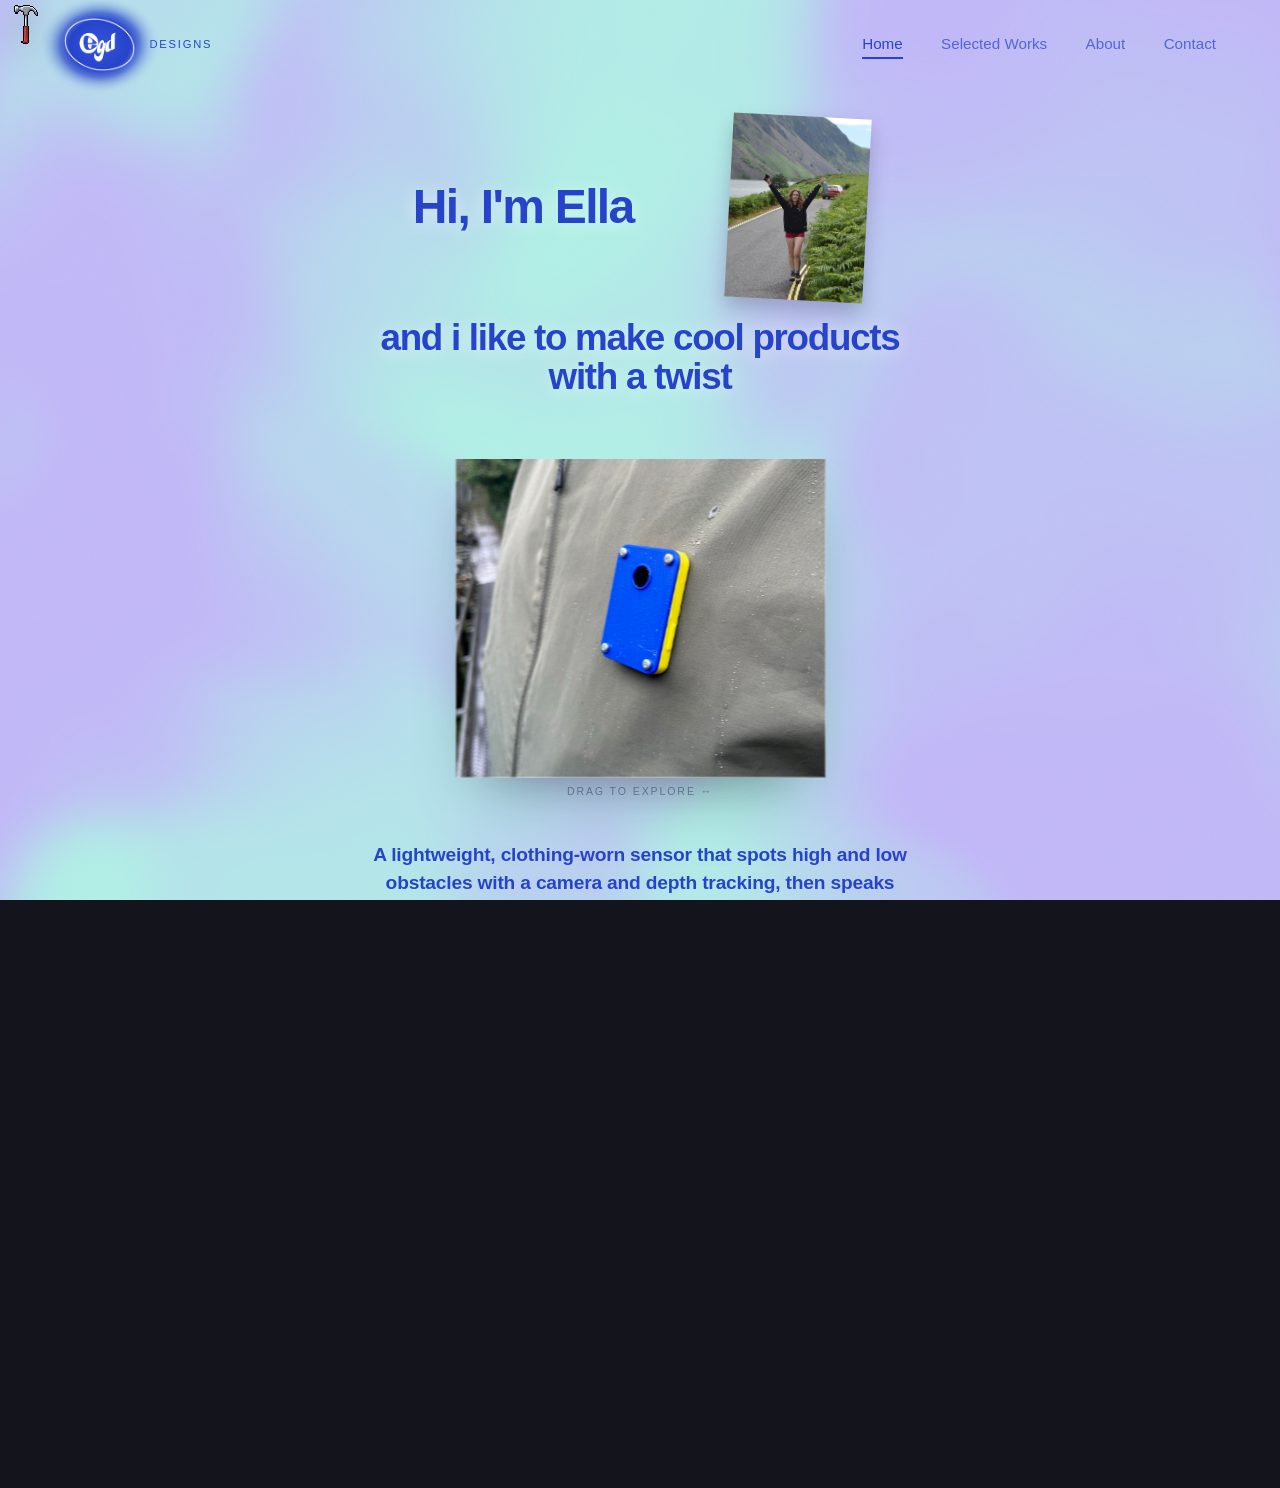
<file: index.html>
<!DOCTYPE html>
<html lang="en">
<head>
<link rel="preconnect" href="https://api.fontshare.com">
<link rel="preconnect" href="https://cdn.fontshare.com" crossorigin>
<link href="https://api.fontshare.com/v2/css?f[]=cabinet-grotesk@1&amp;display=swap" rel="stylesheet">
<meta charset="UTF-8">
<meta name="viewport" content="width=device-width, initial-scale=1.0">
<title>EGD — Product, Accessibility & Craft</title>
<meta name="description" content="EGD — a product design portfolio spanning medical & accessibility, woodwork and graphic design.">
<link rel="stylesheet" href="assets/style.css?v=211">
</head>
<body>
  <div class="grain" aria-hidden="true"></div>
  <div class="page-transition" aria-hidden="true"><span class="pt-mark">EGD</span></div>

  <!-- Flower shape + petal colours, defined once and reused by each button -->
  <svg width="0" height="0" aria-hidden="true" focusable="false" style="position:absolute">
    <defs>
      <path id="flower-path" d="M98.9,50.0C99.0,51.6 98.6,53.2 97.8,54.7C97.0,56.2 95.7,57.6 94.1,58.8C92.5,59.9 90.4,60.9 88.2,61.6C86.0,62.2 83.4,62.7 80.8,62.8C78.2,62.9 75.4,62.6 72.8,62.2C70.1,61.7 66.4,60.1 65.1,60.1C63.7,60.1 64.3,60.8 64.9,62.2C65.4,63.6 67.6,66.4 68.6,68.6C69.7,70.9 70.5,73.3 71.1,75.7C71.6,78.0 71.8,80.4 71.7,82.5C71.6,84.6 71.2,86.7 70.5,88.4C69.8,90.1 68.8,91.6 67.7,92.6C66.5,93.7 65.0,94.4 63.6,94.7C62.1,95.0 60.4,94.9 58.8,94.4C57.3,93.9 55.6,93.0 54.1,91.7C52.6,90.4 51.2,88.7 50.0,86.8C48.8,84.9 47.8,82.6 47.0,80.3C46.3,78.0 45.7,75.3 45.4,72.9C45.1,70.5 45.8,66.3 45.2,65.7C44.6,65.2 43.4,67.8 41.9,69.4C40.5,71.1 38.4,73.7 36.4,75.4C34.4,77.2 32.1,78.8 30.0,80.0C27.8,81.2 25.4,82.1 23.3,82.6C21.2,83.0 19.0,83.1 17.2,82.8C15.3,82.6 13.6,81.9 12.3,80.9C11.1,79.9 10.0,78.6 9.5,77.1C8.9,75.6 8.7,73.8 9.0,71.9C9.2,70.1 9.9,68.1 11.0,66.2C12.0,64.3 13.5,62.3 15.3,60.5C17.0,58.8 19.2,57.1 21.5,55.7C23.8,54.3 26.4,53.0 28.8,52.1C31.2,51.1 35.9,50.7 35.9,50.0C36.0,49.3 31.5,48.9 29.3,48.0C27.0,47.0 24.5,45.9 22.3,44.5C20.2,43.1 18.1,41.5 16.4,39.8C14.7,38.1 13.2,36.2 12.2,34.4C11.2,32.5 10.5,30.5 10.3,28.8C10.0,27.0 10.2,25.2 10.7,23.7C11.2,22.3 12.2,20.9 13.4,19.9C14.6,19.0 16.2,18.2 17.9,17.9C19.6,17.6 21.7,17.6 23.7,18.0C25.8,18.4 28.0,19.2 30.1,20.3C32.2,21.3 34.4,22.8 36.3,24.5C38.3,26.1 40.3,28.5 41.7,30.0C43.2,31.5 44.4,34.0 44.9,33.4C45.5,32.7 44.9,28.4 45.2,25.9C45.5,23.4 46.1,20.7 46.9,18.3C47.7,15.9 48.8,13.6 50.0,11.7C51.2,9.8 52.7,8.1 54.2,6.9C55.8,5.7 57.5,4.8 59.1,4.4C60.7,3.9 62.4,3.9 63.8,4.4C65.3,4.8 66.8,5.6 67.9,6.8C69.0,8.0 70.0,9.7 70.6,11.5C71.2,13.3 71.5,15.5 71.6,17.7C71.6,20.0 71.2,22.5 70.6,24.9C70.0,27.3 69.0,29.8 67.9,32.1C66.7,34.4 64.5,37.2 63.8,38.6C63.2,40.1 62.6,40.8 63.8,40.8C65.1,40.7 68.8,39.0 71.4,38.5C74.1,38.0 76.9,37.7 79.5,37.8C82.1,37.8 84.8,38.1 87.1,38.8C89.4,39.4 91.5,40.3 93.3,41.4C95.0,42.5 96.4,43.9 97.4,45.3C98.3,46.8 98.9,48.4 98.9,50.0Z"/>
      <!-- exact hues of the shader field (pal()); only lightness is lowered, so they stay the
           same teal/violet/sky but sit a step darker than the background -->
      <radialGradient id="fg-teal" cx="35%" cy="28%" r="78%">
        <stop offset="0%" stop-color="#9EE6DB"/><stop offset="45%" stop-color="#5FDDCA"/>
        <stop offset="100%" stop-color="#22C3AB"/>
      </radialGradient>
      <radialGradient id="fg-violet" cx="35%" cy="28%" r="78%">
        <stop offset="0%" stop-color="#B8ADF5"/><stop offset="45%" stop-color="#806CEF"/>
        <stop offset="100%" stop-color="#3E20E9"/>
      </radialGradient>
      <radialGradient id="fg-azure" cx="35%" cy="28%" r="78%">
        <stop offset="0%" stop-color="#7FC8F8"/><stop offset="45%" stop-color="#4DB3F7"/>
        <stop offset="100%" stop-color="#0B95F2"/>
      </radialGradient>
      <!-- the same flower as a reusable CSS clip-path — not currently applied anywhere
           (the intro used to clip a photo to it before the pixel character replaced that
           photo), kept here in case a future flower-shaped image wants it. objectBoundingBox
           wants 0–1 coords while #flower-path is drawn 0–100, hence the scale(0.01). Whatever
           box uses it must be SQUARE or the petals stretch. -->
      <clipPath id="flower-clip" clipPathUnits="objectBoundingBox">
        <use href="#flower-path" transform="scale(0.01)"/>
      </clipPath>
    </defs>
  </svg>

  <header class="site-header">
    <div class="brand-lockup">
      <a class="brand magnetic" href="index.html" data-strength="0.4" aria-label="EGD Designs — home">
        <span class="brand-glow" aria-hidden="true"></span>
        <img class="brand-logo" src="assets/egd-logo.png" alt="EGD" width="640" height="475">
      </a>
      <span class="brand-role">Designs</span>
    </div>
    <button class="nav-toggle" aria-label="Toggle menu" aria-expanded="false"><span></span><span></span><span></span></button>
    <!-- each link's pixel-art shell icon (.nav-shell, style.css) is removed from the
         markup for now — the CSS rule/animation and the SVG assets (assets/about/shell-*)
         are untouched, so re-adding <img class="nav-shell" src="assets/about/shell-*.svg"
         alt="" aria-hidden="true"> inside a link restores it. -->
    <nav class="nav" id="nav">
      <a href="index.html" class="active"><span>Home</span></a>
      <a href="work.html"><span>Selected Works</span></a>
      <a href="about.html"><span>About</span></a>
      <a href="contact.html"><span>Contact</span></a>
    </nav>
  </header>

  <!-- LANDING — just the animated shader field behind the greeting, the hobby list and the
       "check out my work" teaser. Everything else (About detail, shell nav, carousel) now
       lives further down in .about-field, outside this wrap, so the interactive field only
       covers the actual landing view. -->
  <div class="field-wrap">
    <div class="field-bg" aria-hidden="true"><canvas id="field-canvas"></canvas></div>

  <div class="intro-row">
    <div class="intro-hero">
      <p class="carousel-intro">
        <span class="intro-word">Hi,</span> <span class="intro-word">I'm</span> <span class="intro-word">Ella</span>
      </p>
      <!-- the polaroid now sits right next to "Ella" (DOM order drives flex layout
           order — it's listed second, the character third). Spins in (see
           intro-photo-spin-in, style.css) right as the character vanishes, t=3.7s. -->
      <div class="intro-me">
        <!-- bare photo, no polaroid card/caption — see .intro-me-photo, style.css -->
        <figure class="intro-me-photo">
          <img src="assets/hikerme.jpg" alt="A photo of Ella hiking">
        </figure>
      </div>
      <!-- pixel-art character, now sitting on the FAR right (where the polaroid used to
           be) — mirrored (scaleX(-1) on the <img>, see .intro-character img) to face
           left, toward "Ella"/the polaroid, since that's the direction she now throws
           in. Three separate GIFs chained by initCharacterSequence() (app.js) — GIFs
           can't be spliced with CSS, so it swaps the <img> src on a timer instead:
           falling.gif (9 frames, t=0-2.3s — the last frame, a wave, is patched to hold
           0.7s instead of 0.2s so it reads for longer) → rotating.gif (2 frames,
           t=2.3-2.7s, turns her to profile) → pokemon-ball-throw.gif (5 frames,
           t=2.7-3.7s — a supplied "catch" clip played in reverse, so the ball leaves
           her hand and flies off instead of arriving in it), then settles on the
           static character-south.png. CSS layers two transforms on top:
           character-fall-in (drops her from above the page over the same 1.8s the
           falling.gif's actual fall motion takes — she's landed well before the
           wave-hold finishes) and character-vanish — once she's thrown, she fades out
           and is removed from the flex row entirely (t=3.7-4.3s). -->
      <div class="intro-character" aria-hidden="true">
        <img src="assets/character-falling.gif" alt="" loading="eager" fetchpriority="high">
      </div>
    </div>
    <!-- sits below the centred greeting+character row, not inline with it, so it can
         run its own full-width left-aligned line rather than being squeezed into the
         same shrink-wrapped row (see .intro-hero's max-width:fit-content). -->
    <p class="intro-tagline reveal">and i like to make cool products with a twist</p>
    <!-- MINI CAROUSEL — a smaller version of the big drag-rotate-snap carousel further
         down the page (same mechanic, initCarouselInstance() in app.js), showing PROJECTS
         instead of personal photos, with a caption underneath synced to whichever card
         is front-facing (initMiniCarousel()). Reuses makePoster() so it shows Stride's
         real photo and the same generated poster art used everywhere else — nothing
         fabricated here. Sits centred, unlike the left-aligned text above it. -->
    <div class="carousel mini-carousel">
      <div class="carousel-stage mini-carousel-stage" id="mini-carousel-stage" tabindex="0" role="group"
           aria-roledescription="carousel" aria-label="My work — drag or use arrow keys to rotate">
        <div class="carousel-ring" id="mini-carousel-ring"></div>
      </div>
      <p class="carousel-hint" aria-hidden="true">Drag to explore ↔</p>
      <p class="mini-carousel-caption" id="mini-carousel-caption" aria-live="polite"></p>
      <!-- its shell now lives up in the header nav (see .nav-shell) instead of here. -->
      <p class="find-out-more">find out more below</p>
      <!-- a plain solid royal-blue ellipse (user-supplied reference image, no ring) with a
           thin white border, ringed by two concentric glows: a tighter blue one (the same
           masked radial-gradient recipe + shimmer-on-hover as the header's EGD logo badge,
           .brand/.brand-glow) right around the border, then a wider soft white one beyond
           that — no white backdrop behind it, just the two glows. See .egd-badge,
           style.css. intro-work-bubble is kept purely as the JS hook
           initCharacterSequence() (app.js) uses to time this badge's reveal-in with the
           rest of the intro sequence. -->
      <div class="intro-cta">
        <a class="egd-badge intro-work-bubble" href="work.html" aria-label="Selected Works">
          <span class="egd-badge-glow-white" aria-hidden="true"></span>
          <span class="egd-badge-glow" aria-hidden="true"></span>
          <span class="egd-badge-shape" aria-hidden="true"></span>
          <span class="egd-badge-text">Selected<br>Works</span>
        </a>
      </div>
    </div>
  </div>
  </div><!-- /.field-wrap -->

  <!-- the hammer's the mini/project carousel's custom drag cursor — same body-level,
       position:fixed pattern as the old surfer-cursor (see initHammerCursor(), app.js),
       so the stage's overflow clip can't cut it off. -->
  <img class="hammer-cursor" src="assets/hammer-cursor.png?v=1" alt="" aria-hidden="true" draggable="false">

  <footer class="site-footer">
    <div class="wrap">
      <div class="footer-bottom">
        <span>&copy; <span id="yr"></span> EGD</span>
      </div>
    </div>
  </footer>

  <script src="assets/effect.js?v=30"></script>
  <script src="assets/app.js?v=103"></script>
</body>
</html>
</file>
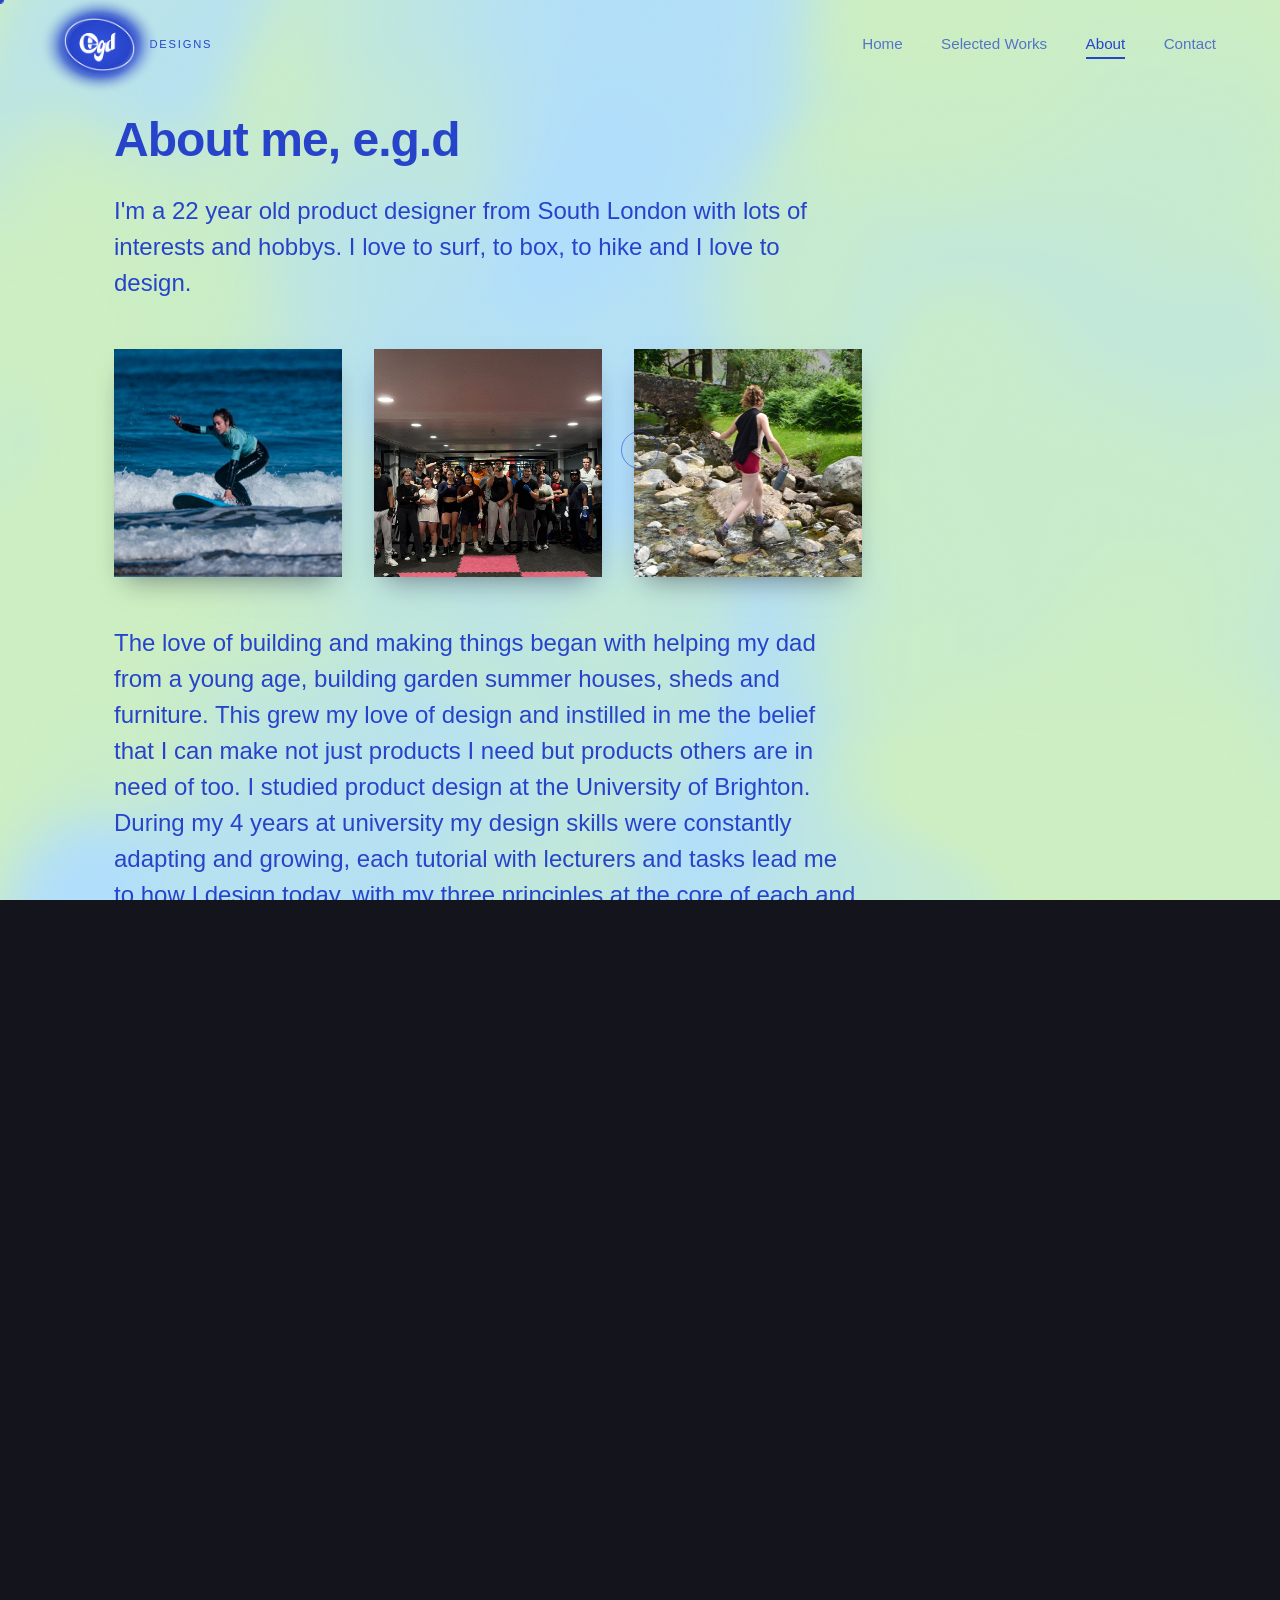
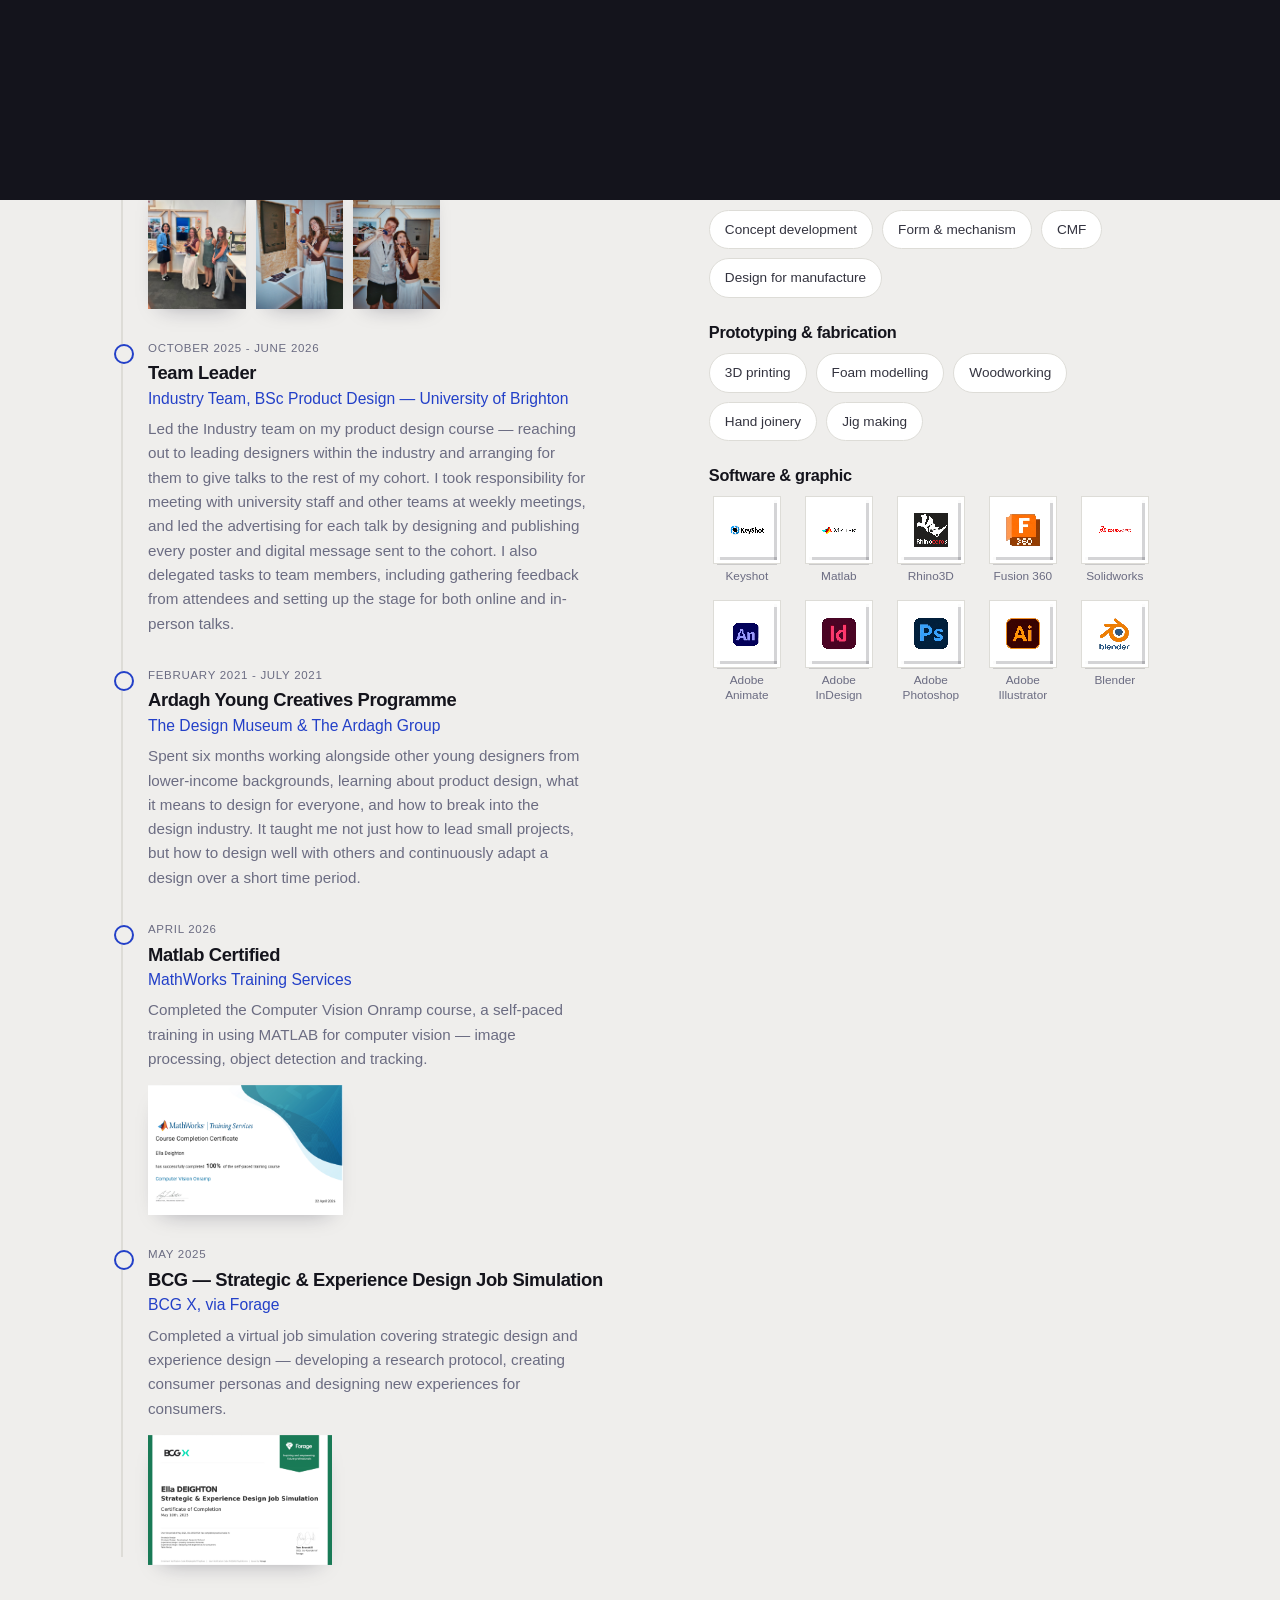
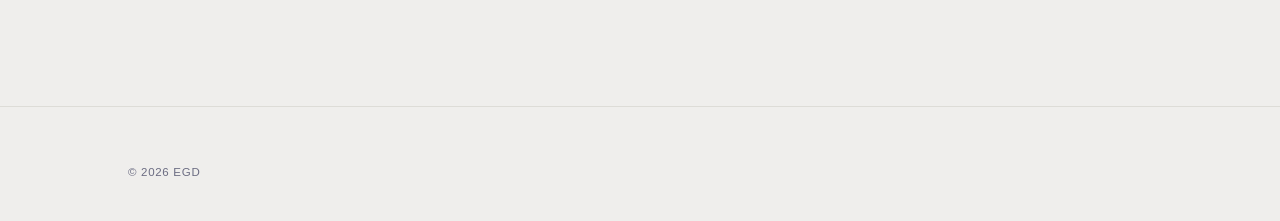
<file: about.html>
<!DOCTYPE html>
<html lang="en">
<head>
<link rel="preconnect" href="https://api.fontshare.com">
<link rel="preconnect" href="https://cdn.fontshare.com" crossorigin>
<link href="https://api.fontshare.com/v2/css?f[]=cabinet-grotesk@1&amp;display=swap" rel="stylesheet">
<meta charset="UTF-8">
<meta name="viewport" content="width=device-width, initial-scale=1.0">
<title>About — EGD</title>
<meta name="description" content="About EGD — a product design practice working across medical & accessibility, woodwork and graphic design.">
<link rel="stylesheet" href="assets/style.css?v=211">
</head>
<body>
  <div class="page-field-bg" aria-hidden="true"><canvas id="about-field-canvas"></canvas></div>
  <div class="grain" aria-hidden="true"></div>
  <div class="page-transition" aria-hidden="true"><span class="pt-mark">EGD</span></div>

  <header class="site-header scrolled">
    <div class="brand-lockup">
      <a class="brand magnetic" href="index.html" data-strength="0.4" aria-label="EGD Designs — home">
        <span class="brand-glow" aria-hidden="true"></span>
        <img class="brand-logo" src="assets/egd-logo.png" alt="EGD" width="640" height="475">
      </a>
      <span class="brand-role">Designs</span>
    </div>
    <button class="nav-toggle" aria-label="Toggle menu" aria-expanded="false"><span></span><span></span><span></span></button>
    <nav class="nav" id="nav">
      <a href="index.html"><span>Home</span></a>
      <a href="work.html"><span>Selected Works</span></a>
      <a href="about.html" class="active"><span>About</span></a>
      <a href="contact.html"><span>Contact</span></a>
    </nav>
  </header>

  <main class="wrap page-top">
    <h1 class="reveal" style="max-width:15ch;color:var(--royal);font-size:clamp(1.5rem,4vw,3rem)">About me, e.g.d</h1>
    <p class="lead reveal" style="margin-top:28.8px;color:var(--royal)">I'm a 22 year old product designer from South London with lots of interests and hobbys. I love to surf, to box, to hike and I love to design.</p>

    <!-- hobby photos split the first paragraph in two, right after "I love to design." -->
    <ul class="hobby-list-bottom" style="margin-top:calc(28.8px + 0.5cm)">
      <li class="hobby-item">
        <span class="hobby-visual">
          <img class="hobby-icon" src="assets/about/surfboard.png?v=2" alt="" loading="eager">
          <img class="hobby-photo" src="assets/about/2-surf.jpg" alt="Ella surfing" loading="eager">
        </span>
      </li>
      <li class="hobby-item">
        <span class="hobby-visual">
          <img class="hobby-icon" src="assets/about/boxing-gloves.png" alt="" loading="eager">
          <img class="hobby-photo" src="assets/about/5-box.jpg" alt="Ella boxing with her club" loading="eager">
        </span>
      </li>
      <li class="hobby-item">
        <span class="hobby-visual">
          <img class="hobby-icon" src="assets/about/mountain1.png" alt="" loading="eager">
          <img class="hobby-photo" src="assets/about/3-hike.jpg" alt="Ella hiking" loading="eager">
        </span>
      </li>
    </ul>

    <p class="lead reveal" style="margin-top:calc(28.8px + 0.5cm);color:var(--royal)">The love of building and making things began with helping my dad from a young age, building garden summer houses, sheds and furniture. This grew my love of design and instilled in me the belief that I can make not just products I need but products others are in need of too. I studied product design at the University of Brighton. During my 4 years at university my design skills were constantly adapting and growing, each tutorial with lecturers and tasks lead me to how I design today, with my three principles at the core of each and every project I take on — sustainability, functionality and inclusivity.</p>
    <p class="lead reveal" style="margin-top:calc(19.2px + 0.5cm);color:var(--royal)">I graduated in 2026 with a Bachelor of Science in Product Design, with a professional placement year.</p>

    <div class="grad-photo-row">
      <figure class="grad-photo reveal" style="max-width:182px;flex:0 1 182px">
        <img src="assets/about/7-grad-solo.jpg?v=3" alt="Ella on graduation day">
      </figure>
      <figure class="grad-photo reveal" style="transition-delay:.1s">
        <img src="assets/about/6-grad-group.jpg" alt="Ella graduating alongside two coursemates">
      </figure>
      <figure class="grad-photo reveal" style="transition-delay:.2s">
        <img src="assets/about/13-grad-friends.png" alt="Ella graduating alongside two more friends">
      </figure>
    </div>
  </main>

  <!-- EXPERIENCE & SKILLS -->
  <section class="wrap">
    <p class="eyebrow reveal">Background</p>
    <h2 class="reveal">Experience &amp; skills</h2>
    <div class="exp-grid">
      <!-- Skills — trim the tags to what's really yours -->
      <div class="skills-col reveal" style="transition-delay:.1s">
        <h3 class="exp-title">Skills</h3>
        <div class="skill-group">
          <h4>Human factors &amp; accessibility</h4>
          <div class="tag-list"><span>User research</span><span>Inclusive design</span><span>WCAG</span><span>Ergonomics</span><span>OT collaboration</span></div>
        </div>
        <div class="skill-group">
          <h4>Product design &amp; CMF</h4>
          <div class="tag-list"><span>Concept development</span><span>Form &amp; mechanism</span><span>CMF</span><span>Design for manufacture</span></div>
        </div>
        <div class="skill-group">
          <h4>Prototyping &amp; fabrication</h4>
          <div class="tag-list"><span>3D printing</span><span>Foam modelling</span><span>Woodworking</span><span>Hand joinery</span><span>Jig making</span></div>
        </div>
        <div class="skill-group">
          <h4>Software &amp; graphic</h4>
          <div class="software-icons">
            <span class="software-item"><span class="software-tile"><img src="assets/software/keyshot.png" alt="" loading="lazy"></span><span class="software-label">Keyshot</span></span>
            <span class="software-item"><span class="software-tile"><img src="assets/software/matlab.png" alt="" loading="lazy"></span><span class="software-label">Matlab</span></span>
            <span class="software-item"><span class="software-tile"><img src="assets/software/rhino.png?v=2" alt="" loading="lazy"></span><span class="software-label">Rhino3D</span></span>
            <span class="software-item"><span class="software-tile"><img src="assets/software/fusion.png" alt="" loading="lazy"></span><span class="software-label">Fusion 360</span></span>
            <span class="software-item"><span class="software-tile"><img src="assets/software/solidworks.png" alt="" loading="lazy"></span><span class="software-label">Solidworks</span></span>
            <span class="software-item"><span class="software-tile"><img src="assets/software/animate.png" alt="" loading="lazy"></span><span class="software-label">Adobe Animate</span></span>
            <span class="software-item"><span class="software-tile"><img src="assets/software/indesign.png" alt="" loading="lazy"></span><span class="software-label">Adobe InDesign</span></span>
            <span class="software-item"><span class="software-tile"><img src="assets/software/photoshop.png" alt="" loading="lazy"></span><span class="software-label">Adobe Photoshop</span></span>
            <span class="software-item"><span class="software-tile"><img src="assets/software/illustrator.png" alt="" loading="lazy"></span><span class="software-label">Adobe Illustrator</span></span>
            <span class="software-item"><span class="software-tile"><img src="assets/software/blender.png" alt="" loading="lazy"></span><span class="software-label">Blender</span></span>
          </div>
        </div>
      </div>
      <!-- Experience — trim/extend as your real history grows -->
      <div class="exp-col reveal" style="transition-delay:.2s">
        <h3 class="exp-title">Experience</h3>
        <ul class="timeline">
          <li class="tl-item">
            <p class="tl-year">2026</p>
            <h4>Cadbury's Consumer First Award — Runner Up</h4>
            <p class="tl-org">New Designers</p>
            <p class="tl-desc">I received a Cadbury's Consumer First runner-up award at New Designers for my project, Glide.</p>
            <div class="tl-photos">
              <img src="assets/about/9-award-photo.jpg" alt="Ella holding her runner-up award trophy">
              <img src="assets/about/8-award-film.jpg" alt="Ella presenting Glide at the New Designers exhibition stand">
              <img src="assets/about/10-award-friends.jpg" alt="Ella celebrating the award with a coursemate">
            </div>
          </li>
          <li class="tl-item">
            <p class="tl-year">October 2025 - June 2026</p>
            <h4>Team Leader</h4>
            <p class="tl-org">Industry Team, BSc Product Design — University of Brighton</p>
            <p class="tl-desc">Led the Industry team on my product design course — reaching out to leading designers within the industry and arranging for them to give talks to the rest of my cohort. I took responsibility for meeting with university staff and other teams at weekly meetings, and led the advertising for each talk by designing and publishing every poster and digital message sent to the cohort. I also delegated tasks to team members, including gathering feedback from attendees and setting up the stage for both online and in-person talks.</p>
          </li>
          <li class="tl-item">
            <p class="tl-year">February 2021 - July 2021</p>
            <h4>Ardagh Young Creatives Programme</h4>
            <p class="tl-org">The Design Museum &amp; The Ardagh Group</p>
            <p class="tl-desc">Spent six months working alongside other young designers from lower-income backgrounds, learning about product design, what it means to design for everyone, and how to break into the design industry. It taught me not just how to lead small projects, but how to design well with others and continuously adapt a design over a short time period.</p>
          </li>
          <li class="tl-item">
            <p class="tl-year">April 2026</p>
            <h4>Matlab Certified</h4>
            <p class="tl-org">MathWorks Training Services</p>
            <p class="tl-desc">Completed the Computer Vision Onramp course, a self-paced training in using MATLAB for computer vision — image processing, object detection and tracking.</p>
            <div class="tl-photos">
              <img src="assets/about/11-matlab-cert.png" alt="MATLAB Computer Vision Onramp course completion certificate">
            </div>
          </li>
          <li class="tl-item">
            <p class="tl-year">May 2025</p>
            <h4>BCG — Strategic &amp; Experience Design Job Simulation</h4>
            <p class="tl-org">BCG X, via Forage</p>
            <p class="tl-desc">Completed a virtual job simulation covering strategic design and experience design — developing a research protocol, creating consumer personas and designing new experiences for consumers.</p>
            <div class="tl-photos">
              <img src="assets/about/12-bcg-cert.png" alt="BCG X Strategic &amp; Experience Design Job Simulation certificate of completion">
            </div>
          </li>
        </ul>
      </div>
    </div>
  </section>

  <footer class="site-footer">
    <div class="wrap">
      <div class="footer-bottom">
        <span>&copy; <span id="yr"></span> EGD</span>
      </div>
    </div>
  </footer>

  <script src="assets/effect-meadow-tricolor-green.js?v=1"></script>
  <script>
    (function(){
      var c = document.getElementById('about-field-canvas');
      if (c && window.EGDField) window.EGDField(c, { interactive:true, pointerTarget:document });
    })();
  </script>
  <script src="assets/app.js?v=103"></script>
</body>
</html>
</file>
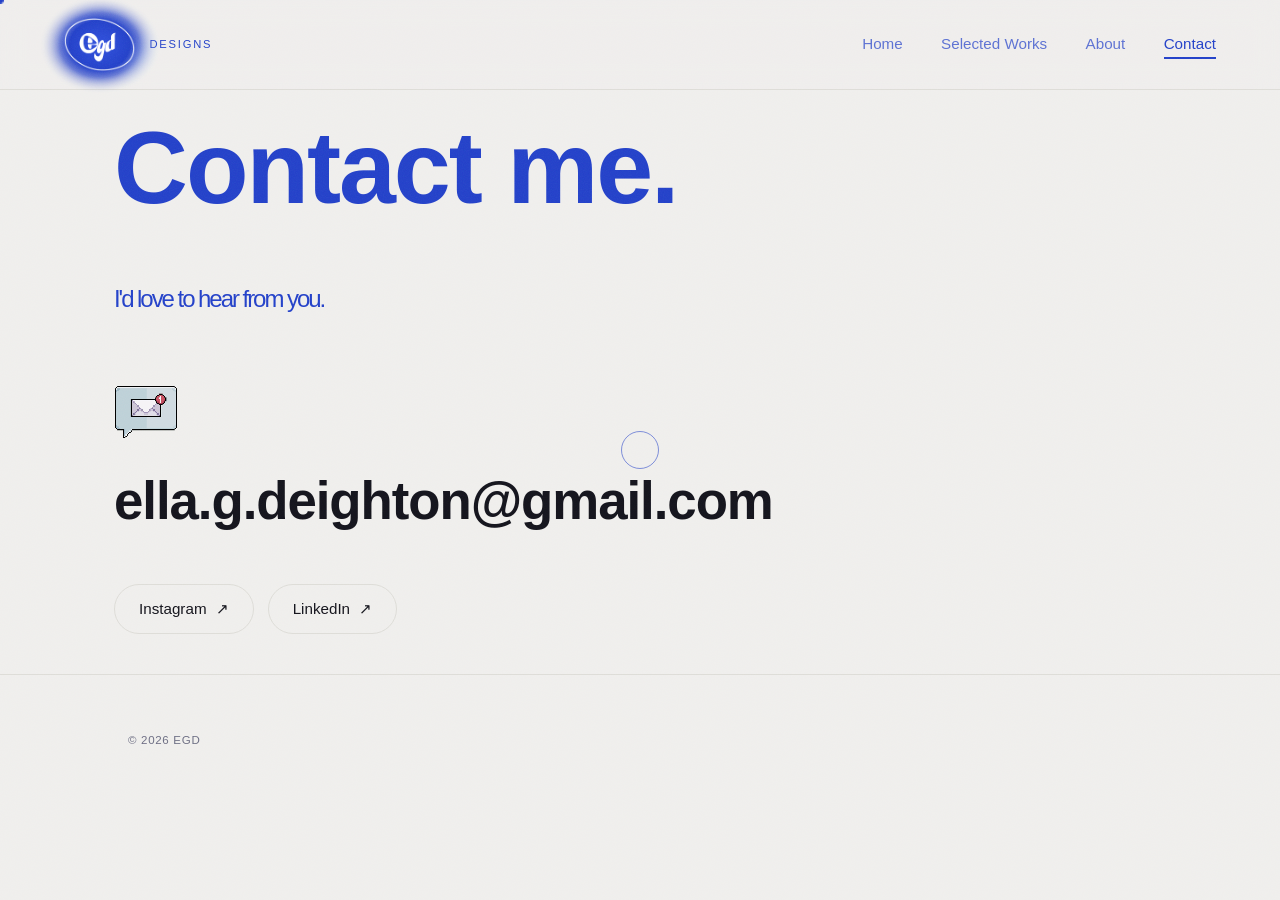
<file: contact.html>
<!DOCTYPE html>
<html lang="en">
<head>
<link rel="preconnect" href="https://api.fontshare.com">
<link rel="preconnect" href="https://cdn.fontshare.com" crossorigin>
<link href="https://api.fontshare.com/v2/css?f[]=cabinet-grotesk@1&amp;display=swap" rel="stylesheet">
<meta charset="UTF-8">
<meta name="viewport" content="width=device-width, initial-scale=1.0">
<title>Contact — EGD</title>
<meta name="description" content="Get in touch with EGD for product, accessibility, woodwork and graphic design projects.">
<link rel="stylesheet" href="assets/style.css?v=211">
</head>
<body>
  <div class="grain" aria-hidden="true"></div>
  <div class="page-transition" aria-hidden="true"><span class="pt-mark">EGD</span></div>

  <header class="site-header scrolled">
    <div class="brand-lockup">
      <a class="brand magnetic" href="index.html" data-strength="0.4" aria-label="EGD Designs — home">
        <span class="brand-glow" aria-hidden="true"></span>
        <img class="brand-logo" src="assets/egd-logo.png" alt="EGD" width="640" height="475">
      </a>
      <span class="brand-role">Designs</span>
    </div>
    <button class="nav-toggle" aria-label="Toggle menu" aria-expanded="false"><span></span><span></span><span></span></button>
    <nav class="nav" id="nav">
      <a href="index.html"><span>Home</span></a>
      <a href="work.html"><span>Selected Works</span></a>
      <a href="about.html"><span>About</span></a>
      <a href="contact.html" class="active"><span>Contact</span></a>
    </nav>
  </header>

  <main class="wrap page-top">
    <h1 class="reveal" style="color:var(--royal)">Contact me.<br><span style="font-size:clamp(1.14rem,2vw,1.5rem);font-weight:500">I'd love to hear from you.</span></h1>

    <div class="contact-grid">
      <div class="reveal">
        <div class="contact-mail-row">
          <img class="contact-mail-icon" src="assets/email-icon.png" alt="">
          <a class="contact-mail" href="mailto:ella.g.deighton@gmail.com">ella.g.deighton@gmail.com</a>
        </div>
        <div class="socials">
          <a href="https://www.instagram.com/ellagracedeighton" target="_blank" rel="noopener" class="magnetic" data-strength="0.2">Instagram <span>↗</span></a>
          <a href="https://www.linkedin.com/in/ella-g-deighton-4a28b1220/" target="_blank" rel="noopener" class="magnetic" data-strength="0.2">LinkedIn <span>↗</span></a>
        </div>
      </div>
    </div>
  </main>

  <footer class="site-footer" style="margin-top:40px">
    <div class="wrap">
      <div class="footer-bottom">
        <span>&copy; <span id="yr"></span> EGD</span>
      </div>
    </div>
  </footer>

  <script src="assets/app.js?v=103"></script>
</body>
</html>
</file>
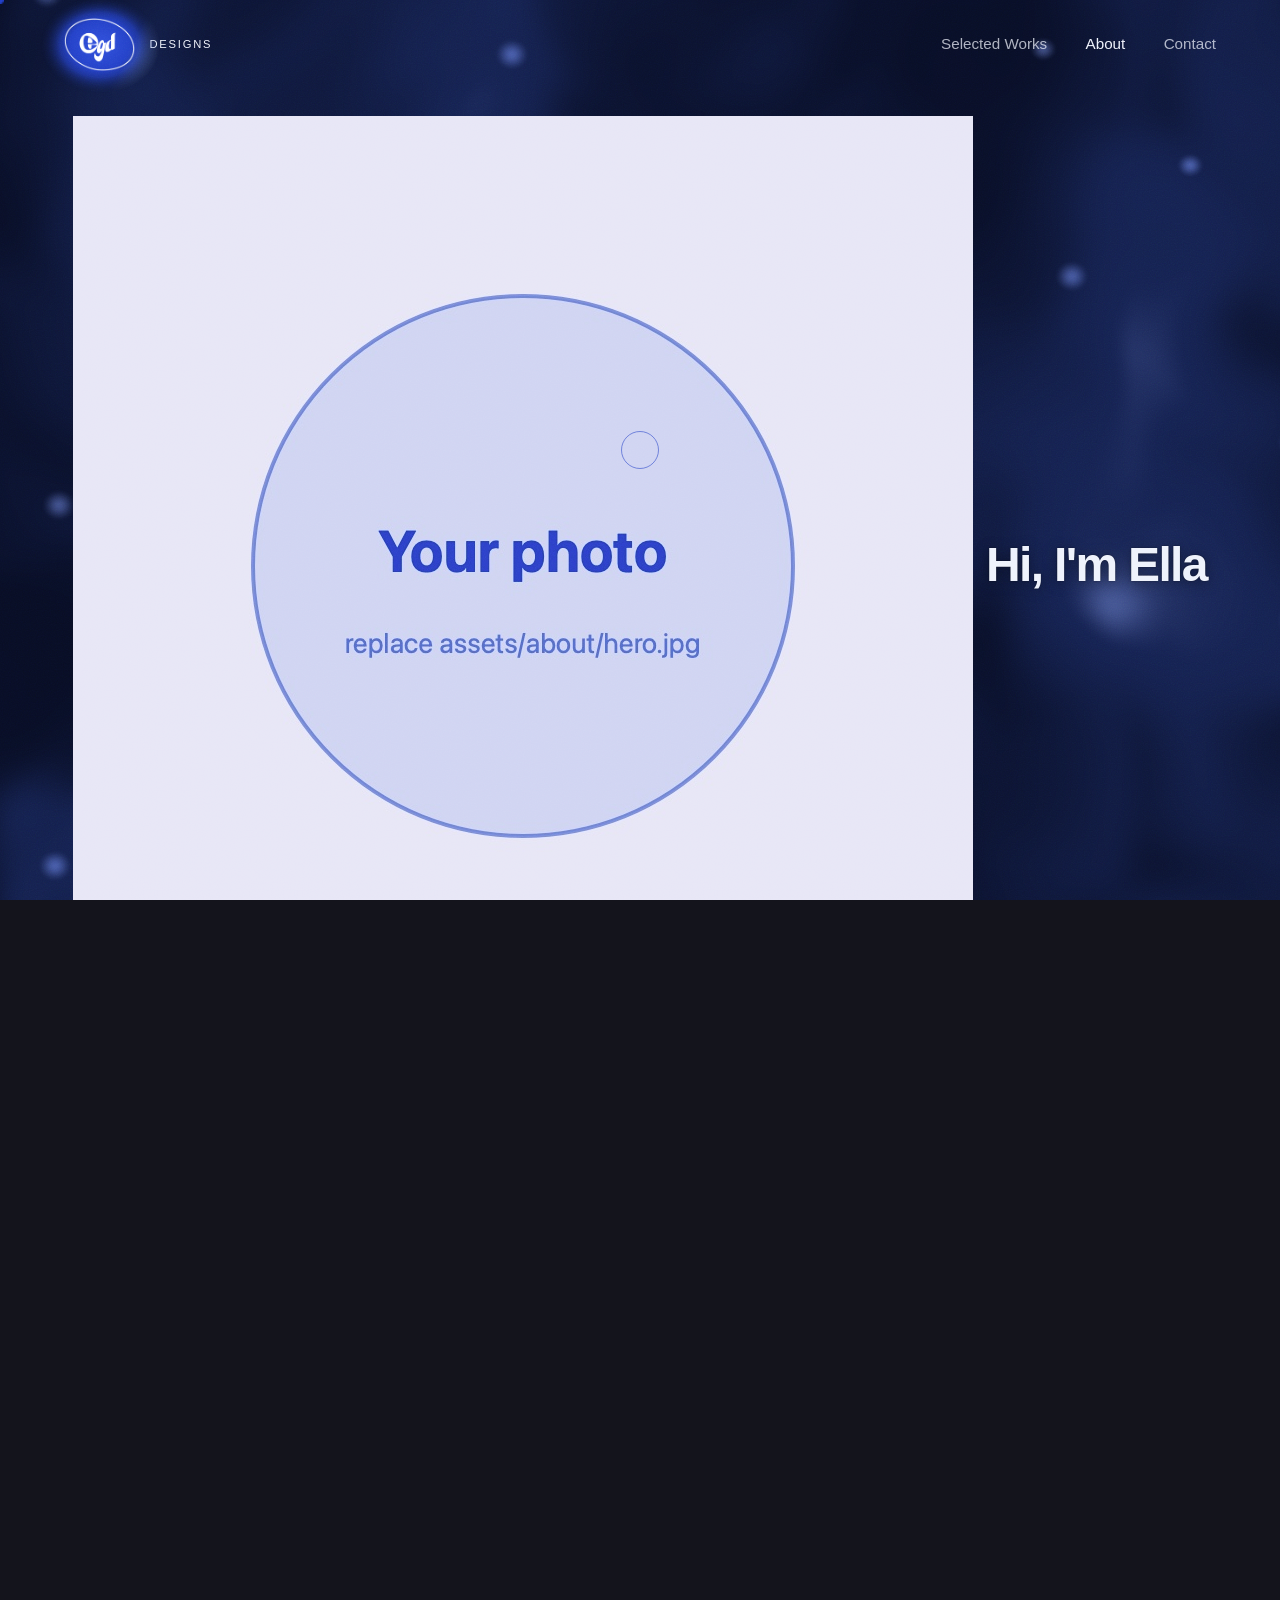
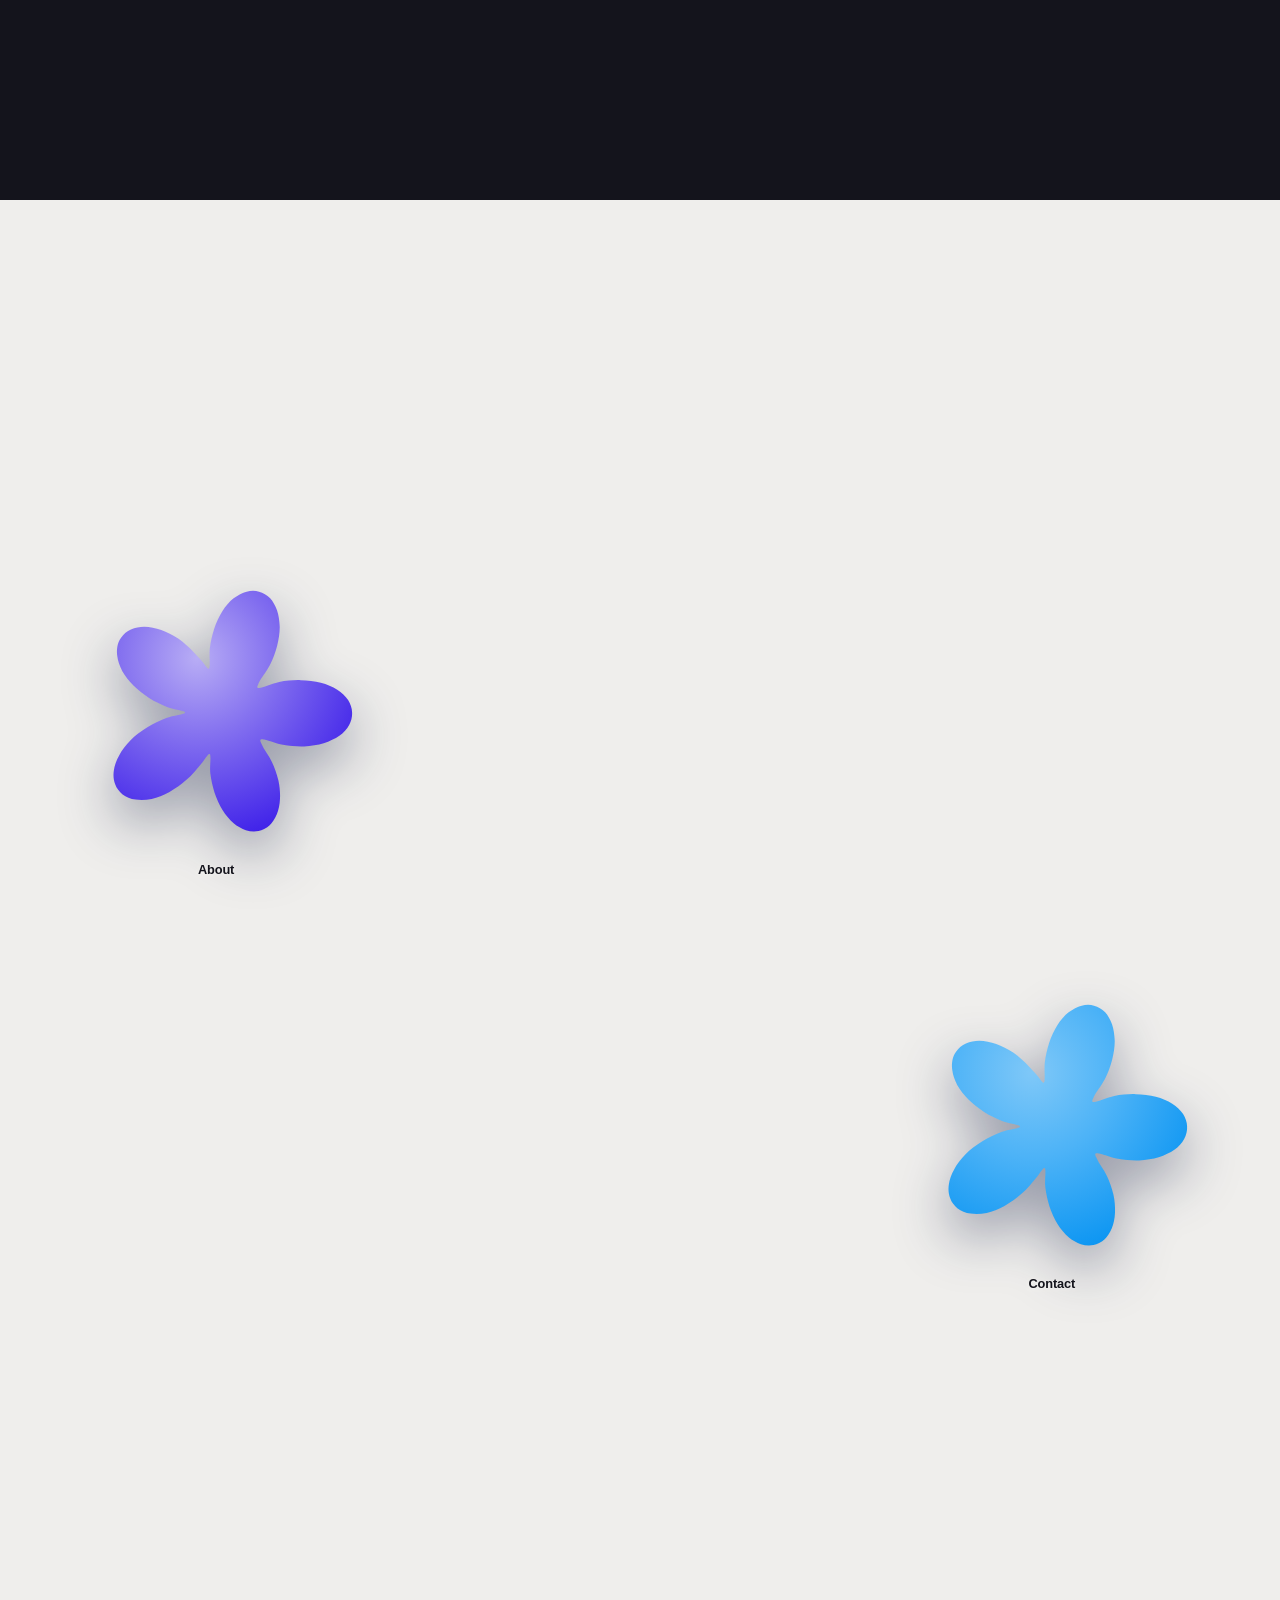
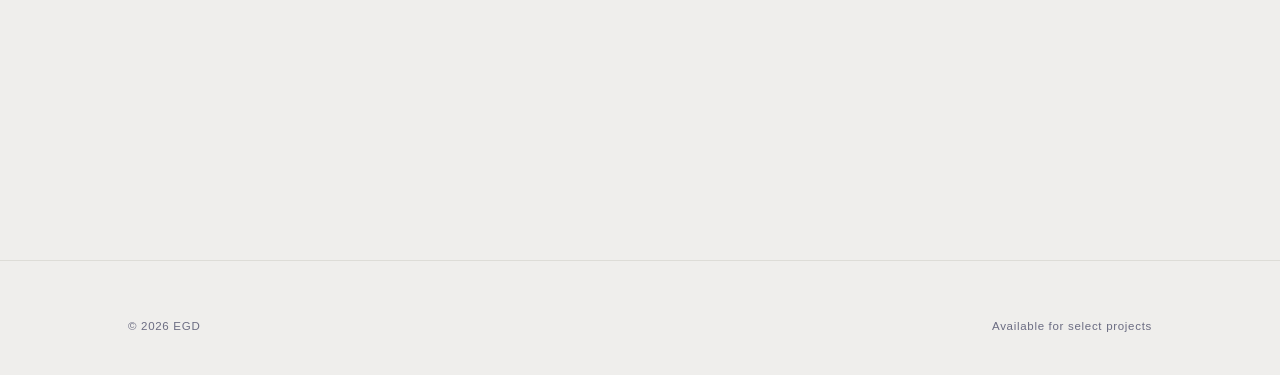
<file: forest-canopy-blue-demo.html>
<!DOCTYPE html>
<html lang="en">
<head>
<link rel="preconnect" href="https://api.fontshare.com">
<link rel="preconnect" href="https://cdn.fontshare.com" crossorigin>
<link href="https://api.fontshare.com/v2/css?f[]=cabinet-grotesk@1&amp;display=swap" rel="stylesheet">
<meta charset="UTF-8">
<meta name="viewport" content="width=device-width, initial-scale=1.0">
<title>EGD — Forest Canopy, blue (demo)</title>
<meta name="description" content="EGD home page with the Forest Canopy background recoloured moonlit blue, tied to the logo mark. Demo only — not linked from site nav.">
<link rel="stylesheet" href="assets/style.css?v=211">
<!-- FOREST CANOPY override — the shared stylesheet's --royal text was tuned for the
     light navy/white field; this page's field is dark-dominant, so the copy that always
     sits over the field needs to be light instead. Scoped narrowly to those elements
     (never touching --royal itself, which the SCROLLED header's light backdrop still
     needs to stay dark) so nothing else on the page is affected. -->
<style>
  .carousel-intro,
  .about-line-text,
  .about-copy-line{ color:#eef2fc; text-shadow:0 2px 14px rgba(0,0,0,.4),0 0 2px rgba(0,0,0,.5); }
  .about-me-caret{ background:#eef2fc; }
  .site-header:not(.scrolled) .nav a,
  .site-header:not(.scrolled) .brand-role{ color:#eef2fc; }
  .site-header:not(.scrolled) .nav a::after{ background:#eef2fc; }
  .site-header:not(.scrolled) .nav-toggle span{ background:#eef2fc; }
</style>
</head>
<body>
  <div class="grain" aria-hidden="true"></div>
  <div class="page-transition" aria-hidden="true"><span class="pt-mark">EGD</span></div>

  <svg width="0" height="0" aria-hidden="true" focusable="false" style="position:absolute">
    <defs>
      <path id="flower-path" d="M98.9,50.0C99.0,51.6 98.6,53.2 97.8,54.7C97.0,56.2 95.7,57.6 94.1,58.8C92.5,59.9 90.4,60.9 88.2,61.6C86.0,62.2 83.4,62.7 80.8,62.8C78.2,62.9 75.4,62.6 72.8,62.2C70.1,61.7 66.4,60.1 65.1,60.1C63.7,60.1 64.3,60.8 64.9,62.2C65.4,63.6 67.6,66.4 68.6,68.6C69.7,70.9 70.5,73.3 71.1,75.7C71.6,78.0 71.8,80.4 71.7,82.5C71.6,84.6 71.2,86.7 70.5,88.4C69.8,90.1 68.8,91.6 67.7,92.6C66.5,93.7 65.0,94.4 63.6,94.7C62.1,95.0 60.4,94.9 58.8,94.4C57.3,93.9 55.6,93.0 54.1,91.7C52.6,90.4 51.2,88.7 50.0,86.8C48.8,84.9 47.8,82.6 47.0,80.3C46.3,78.0 45.7,75.3 45.4,72.9C45.1,70.5 45.8,66.3 45.2,65.7C44.6,65.2 43.4,67.8 41.9,69.4C40.5,71.1 38.4,73.7 36.4,75.4C34.4,77.2 32.1,78.8 30.0,80.0C27.8,81.2 25.4,82.1 23.3,82.6C21.2,83.0 19.0,83.1 17.2,82.8C15.3,82.6 13.6,81.9 12.3,80.9C11.1,79.9 10.0,78.6 9.5,77.1C8.9,75.6 8.7,73.8 9.0,71.9C9.2,70.1 9.9,68.1 11.0,66.2C12.0,64.3 13.5,62.3 15.3,60.5C17.0,58.8 19.2,57.1 21.5,55.7C23.8,54.3 26.4,53.0 28.8,52.1C31.2,51.1 35.9,50.7 35.9,50.0C36.0,49.3 31.5,48.9 29.3,48.0C27.0,47.0 24.5,45.9 22.3,44.5C20.2,43.1 18.1,41.5 16.4,39.8C14.7,38.1 13.2,36.2 12.2,34.4C11.2,32.5 10.5,30.5 10.3,28.8C10.0,27.0 10.2,25.2 10.7,23.7C11.2,22.3 12.2,20.9 13.4,19.9C14.6,19.0 16.2,18.2 17.9,17.9C19.6,17.6 21.7,17.6 23.7,18.0C25.8,18.4 28.0,19.2 30.1,20.3C32.2,21.3 34.4,22.8 36.3,24.5C38.3,26.1 40.3,28.5 41.7,30.0C43.2,31.5 44.4,34.0 44.9,33.4C45.5,32.7 44.9,28.4 45.2,25.9C45.5,23.4 46.1,20.7 46.9,18.3C47.7,15.9 48.8,13.6 50.0,11.7C51.2,9.8 52.7,8.1 54.2,6.9C55.8,5.7 57.5,4.8 59.1,4.4C60.7,3.9 62.4,3.9 63.8,4.4C65.3,4.8 66.8,5.6 67.9,6.8C69.0,8.0 70.0,9.7 70.6,11.5C71.2,13.3 71.5,15.5 71.6,17.7C71.6,20.0 71.2,22.5 70.6,24.9C70.0,27.3 69.0,29.8 67.9,32.1C66.7,34.4 64.5,37.2 63.8,38.6C63.2,40.1 62.6,40.8 63.8,40.8C65.1,40.7 68.8,39.0 71.4,38.5C74.1,38.0 76.9,37.7 79.5,37.8C82.1,37.8 84.8,38.1 87.1,38.8C89.4,39.4 91.5,40.3 93.3,41.4C95.0,42.5 96.4,43.9 97.4,45.3C98.3,46.8 98.9,48.4 98.9,50.0Z"/>
      <radialGradient id="fg-teal" cx="35%" cy="28%" r="78%">
        <stop offset="0%" stop-color="#9EE6DB"/><stop offset="45%" stop-color="#5FDDCA"/>
        <stop offset="100%" stop-color="#22C3AB"/>
      </radialGradient>
      <radialGradient id="fg-violet" cx="35%" cy="28%" r="78%">
        <stop offset="0%" stop-color="#B8ADF5"/><stop offset="45%" stop-color="#806CEF"/>
        <stop offset="100%" stop-color="#3E20E9"/>
      </radialGradient>
      <radialGradient id="fg-azure" cx="35%" cy="28%" r="78%">
        <stop offset="0%" stop-color="#7FC8F8"/><stop offset="45%" stop-color="#4DB3F7"/>
        <stop offset="100%" stop-color="#0B95F2"/>
      </radialGradient>
      <clipPath id="flower-clip" clipPathUnits="objectBoundingBox">
        <use href="#flower-path" transform="scale(0.01)"/>
      </clipPath>
    </defs>
  </svg>

  <header class="site-header">
    <div class="brand-lockup">
      <a class="brand magnetic" href="index.html" data-strength="0.4" aria-label="EGD Designs — home">
        <span class="brand-glow" aria-hidden="true"></span>
        <img class="brand-logo" src="assets/egd-logo.png" alt="EGD" width="640" height="475">
      </a>
      <span class="brand-role">Designs</span>
    </div>
    <button class="nav-toggle" aria-label="Toggle menu" aria-expanded="false"><span></span><span></span><span></span></button>
    <nav class="nav" id="nav">
      <a href="work.html">Selected Works</a>
      <a href="index.html" class="active">About</a>
      <a href="contact.html">Contact</a>
    </nav>
  </header>

  <div class="field-wrap">
    <div class="field-bg" aria-hidden="true"><canvas id="field-canvas"></canvas></div>

    <div class="intro-row">
      <div class="intro-hero">
        <div class="intro-portrait" aria-hidden="true">
          <img src="assets/about/hero.jpg" alt="" loading="eager" fetchpriority="high">
        </div>
        <p class="carousel-intro">
          <span class="intro-word">Hi,</span> <span class="intro-word">I'm</span> <span class="intro-word">Ella</span>
        </p>
      </div>
      <div class="about-line" aria-hidden="true">
        <p class="about-line-text"><span class="about-me-typed"></span><span class="about-me-caret"></span></p>
        <span class="about-strip">
          <img src="assets/about/2-surf.jpg?v=2" alt="" loading="eager">
          <img src="assets/about/3-hike.jpg" alt="" loading="eager">
          <img src="assets/about/4-box.svg" alt="" loading="eager">
        </span>
      </div>
      <p class="about-copy-line" aria-hidden="true"><span id="about-typed-2"></span><span id="about-caret-2" class="about-me-caret"></span></p>
      <p class="about-copy-line" aria-hidden="true"><span id="about-typed-3"></span><span id="about-caret-3" class="about-me-caret"></span></p>
      <div class="intro-cta">
        <a class="bubble bubble--teal intro-work-bubble" href="work.html" aria-label="Selected Works">
          <svg class="flower" viewBox="0 0 100 100" aria-hidden="true"><use href="#flower-path" fill="url(#fg-teal)"/></svg>
          <span class="bubble-label">Selected Works <span class="arrow">↗</span></span>
        </a>
      </div>
      <span class="sr-only">Hi, I'm Ella. I try my hand at many things: surfing, hiking and boxing. But my biggest passion is design, hence why I created EGD Designs — a place to showcase all of my work, from medical and accessibility design to woodworking and casting, all made in my London-based studio. Check out my work below.</span>
    </div>

    <section class="hero"></section>

    <section class="bubbles" aria-label="Explore">
      <div class="bubbles-content">
        <nav class="bubble-col" aria-label="Explore EGD">
          <div class="bubble-row left">
            <a class="bubble bubble--violet" href="index.html" aria-label="About">
              <svg class="flower" viewBox="0 0 100 100" aria-hidden="true"><use href="#flower-path" fill="url(#fg-violet)"/></svg>
              <span class="bubble-label">About <span class="arrow">↗</span></span>
            </a>
          </div>
          <div class="bubble-row right">
            <a class="bubble bubble--azure" href="contact.html" aria-label="Contact">
              <svg class="flower" viewBox="0 0 100 100" aria-hidden="true"><use href="#flower-path" fill="url(#fg-azure)"/></svg>
              <span class="bubble-label">Contact <span class="arrow">↗</span></span>
            </a>
          </div>
        </nav>
      </div>
    </section>

    <section class="carousel" aria-label="Selected work and process">
      <div class="carousel-stage" id="carousel-stage" tabindex="0" role="group"
           aria-roledescription="carousel" aria-label="Photos — drag or use arrow keys to rotate">
        <div class="carousel-ring" id="carousel-ring"></div>
      </div>
      <p class="carousel-hint" aria-hidden="true">Drag to explore ↔</p>
    </section>
  </div><!-- /.field-wrap -->

  <img class="surfer-cursor" src="assets/surfer.png?v=3" alt="" aria-hidden="true" draggable="false">

  <footer class="site-footer">
    <div class="wrap">
      <div class="footer-bottom">
        <span>&copy; <span id="yr"></span> EGD</span>
        <span>Available for select projects</span>
      </div>
    </div>
  </footer>

  <script src="assets/effect-forest-canopy-blue.js?v=1"></script>
  <script src="assets/app.js?v=65"></script>
</body>
</html>
</file>
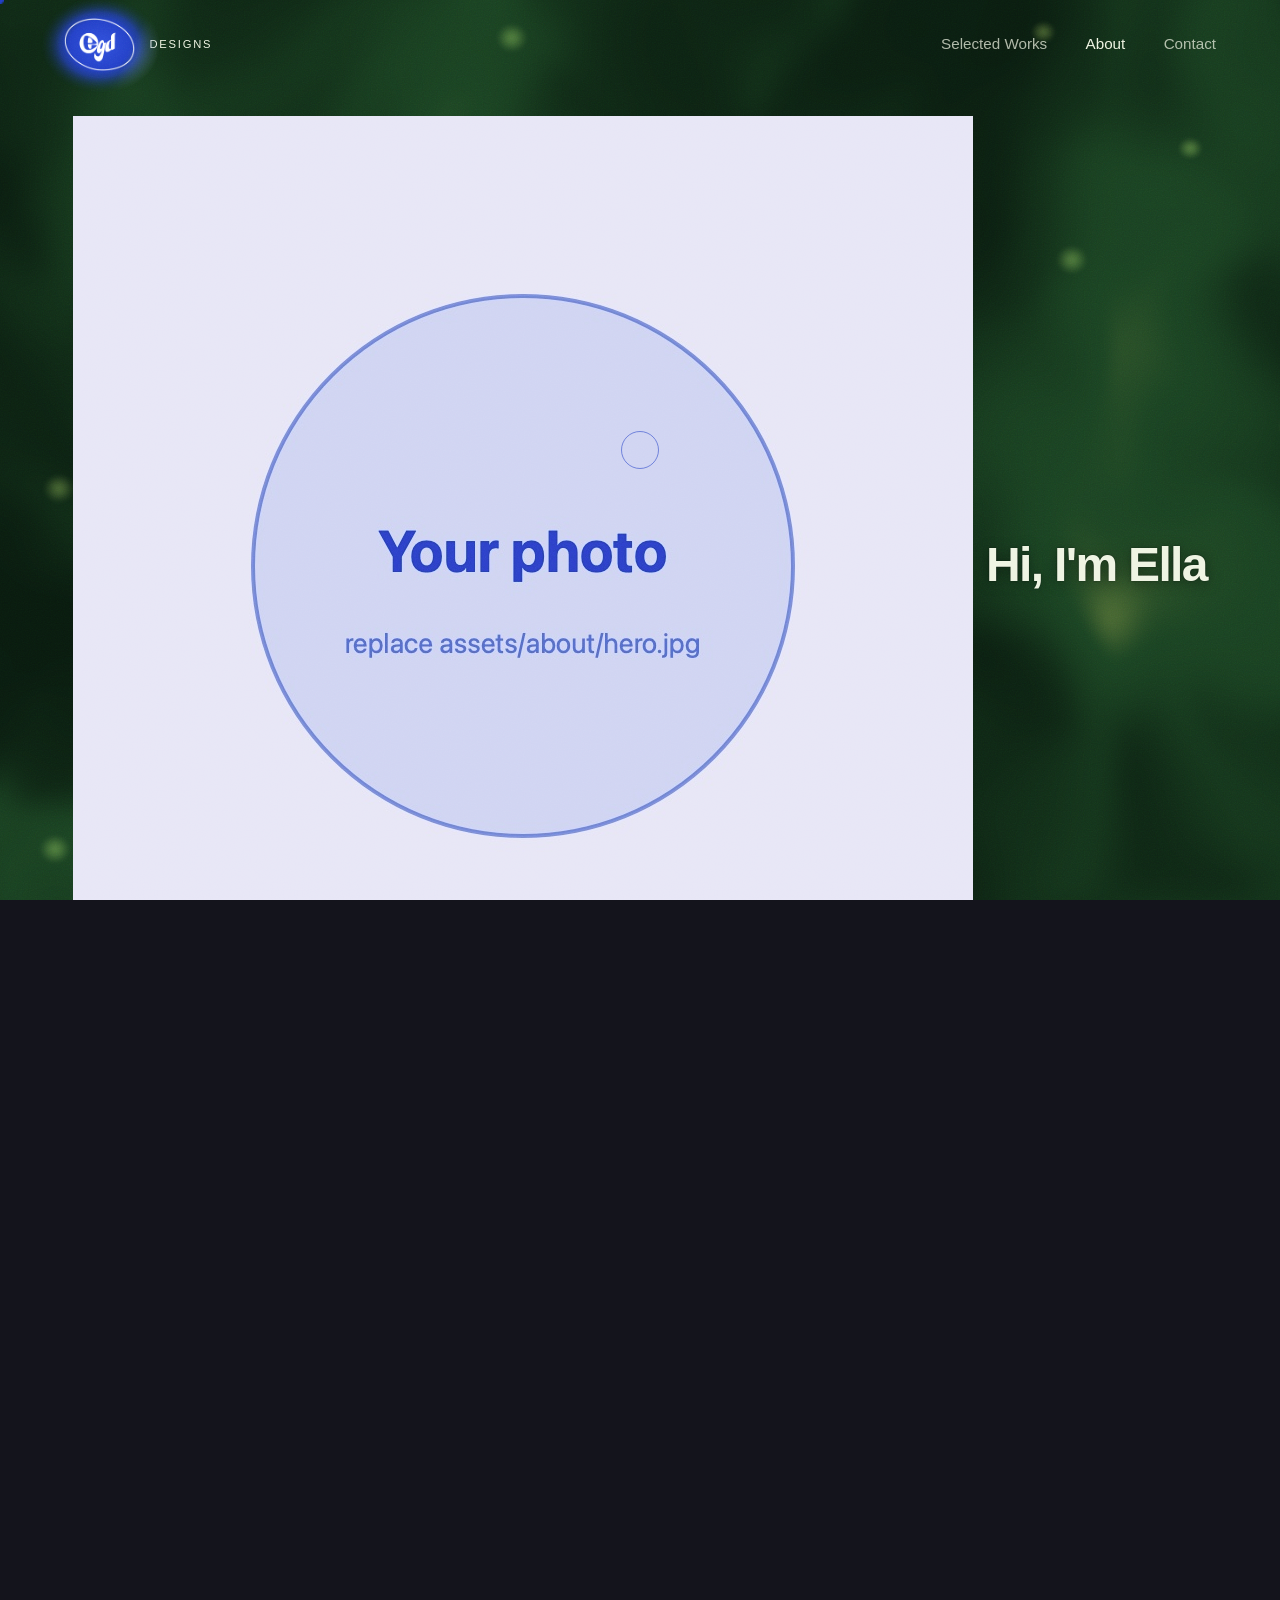
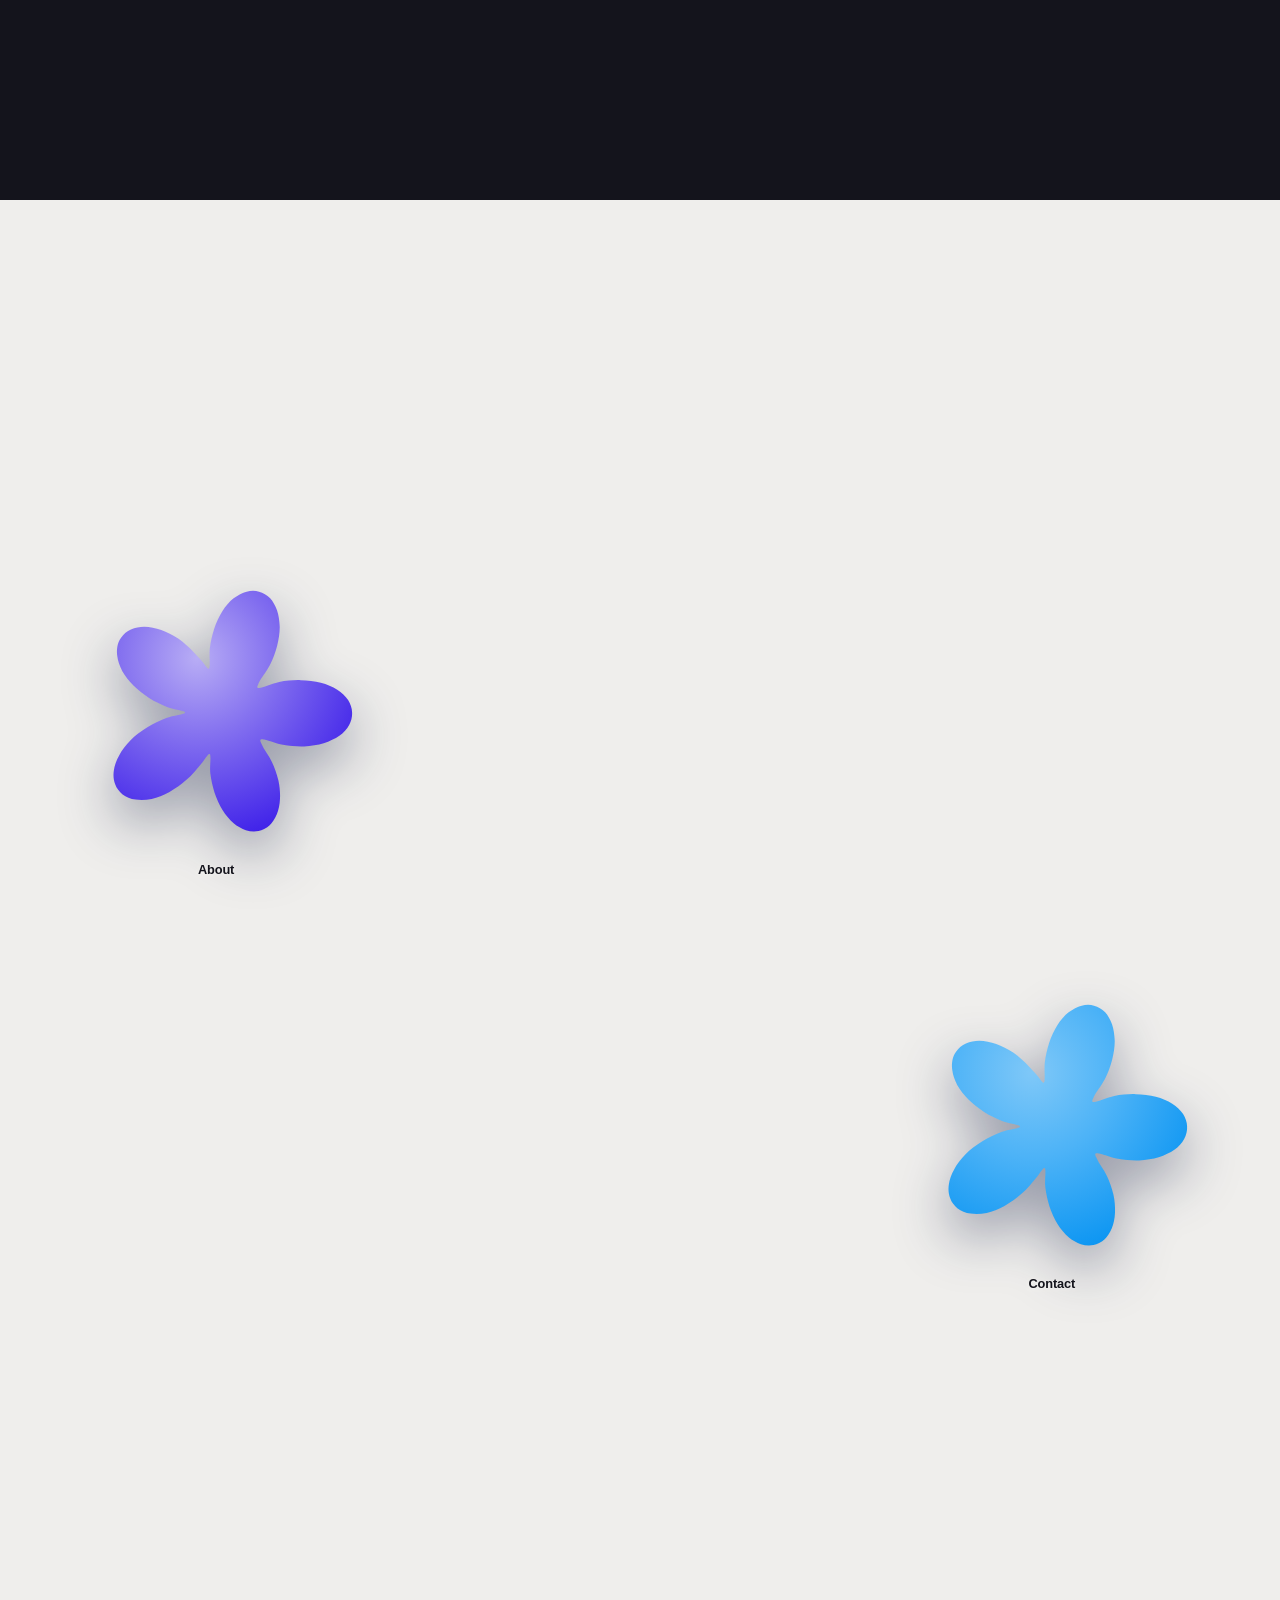
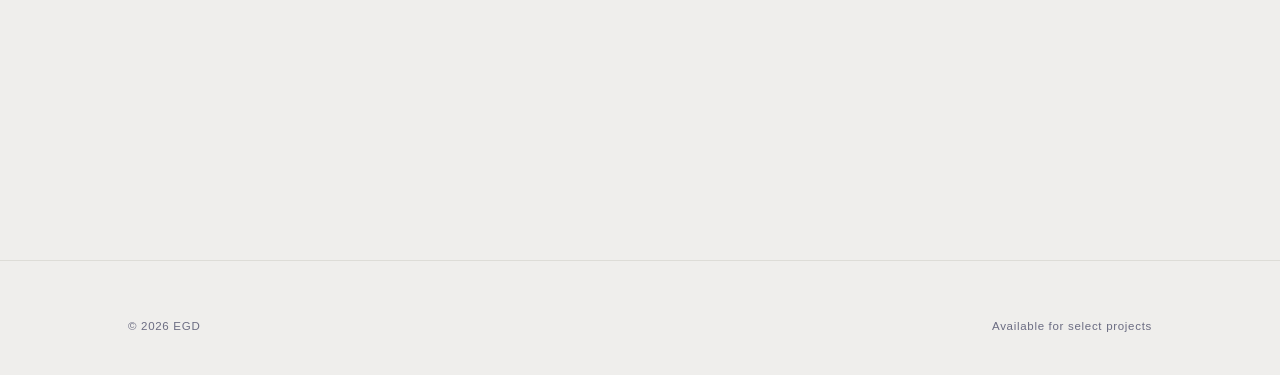
<file: forest-canopy-demo.html>
<!DOCTYPE html>
<html lang="en">
<head>
<link rel="preconnect" href="https://api.fontshare.com">
<link rel="preconnect" href="https://cdn.fontshare.com" crossorigin>
<link href="https://api.fontshare.com/v2/css?f[]=cabinet-grotesk@1&amp;display=swap" rel="stylesheet">
<meta charset="UTF-8">
<meta name="viewport" content="width=device-width, initial-scale=1.0">
<title>EGD — Forest Canopy background (demo)</title>
<meta name="description" content="EGD home page with the Forest Canopy background variant, for comparison. Demo only — not linked from site nav.">
<link rel="stylesheet" href="assets/style.css?v=211">
<!-- FOREST CANOPY override — the shared stylesheet's --royal text was tuned for the
     light navy/white field; this page's field is dark-dominant, so the copy that always
     sits over the field needs to be light instead. Scoped narrowly to those elements
     (never touching --royal itself, which the SCROLLED header's light backdrop still
     needs to stay dark) so nothing else on the page is affected. -->
<style>
  .carousel-intro,
  .about-line-text,
  .about-copy-line{ color:#eef4e2; text-shadow:0 2px 14px rgba(0,0,0,.4),0 0 2px rgba(0,0,0,.5); }
  .about-me-caret{ background:#eef4e2; }
  .site-header:not(.scrolled) .nav a,
  .site-header:not(.scrolled) .brand-role{ color:#eef4e2; }
  .site-header:not(.scrolled) .nav a::after{ background:#eef4e2; }
  .site-header:not(.scrolled) .nav-toggle span{ background:#eef4e2; }
</style>
</head>
<body>
  <div class="grain" aria-hidden="true"></div>
  <div class="page-transition" aria-hidden="true"><span class="pt-mark">EGD</span></div>

  <svg width="0" height="0" aria-hidden="true" focusable="false" style="position:absolute">
    <defs>
      <path id="flower-path" d="M98.9,50.0C99.0,51.6 98.6,53.2 97.8,54.7C97.0,56.2 95.7,57.6 94.1,58.8C92.5,59.9 90.4,60.9 88.2,61.6C86.0,62.2 83.4,62.7 80.8,62.8C78.2,62.9 75.4,62.6 72.8,62.2C70.1,61.7 66.4,60.1 65.1,60.1C63.7,60.1 64.3,60.8 64.9,62.2C65.4,63.6 67.6,66.4 68.6,68.6C69.7,70.9 70.5,73.3 71.1,75.7C71.6,78.0 71.8,80.4 71.7,82.5C71.6,84.6 71.2,86.7 70.5,88.4C69.8,90.1 68.8,91.6 67.7,92.6C66.5,93.7 65.0,94.4 63.6,94.7C62.1,95.0 60.4,94.9 58.8,94.4C57.3,93.9 55.6,93.0 54.1,91.7C52.6,90.4 51.2,88.7 50.0,86.8C48.8,84.9 47.8,82.6 47.0,80.3C46.3,78.0 45.7,75.3 45.4,72.9C45.1,70.5 45.8,66.3 45.2,65.7C44.6,65.2 43.4,67.8 41.9,69.4C40.5,71.1 38.4,73.7 36.4,75.4C34.4,77.2 32.1,78.8 30.0,80.0C27.8,81.2 25.4,82.1 23.3,82.6C21.2,83.0 19.0,83.1 17.2,82.8C15.3,82.6 13.6,81.9 12.3,80.9C11.1,79.9 10.0,78.6 9.5,77.1C8.9,75.6 8.7,73.8 9.0,71.9C9.2,70.1 9.9,68.1 11.0,66.2C12.0,64.3 13.5,62.3 15.3,60.5C17.0,58.8 19.2,57.1 21.5,55.7C23.8,54.3 26.4,53.0 28.8,52.1C31.2,51.1 35.9,50.7 35.9,50.0C36.0,49.3 31.5,48.9 29.3,48.0C27.0,47.0 24.5,45.9 22.3,44.5C20.2,43.1 18.1,41.5 16.4,39.8C14.7,38.1 13.2,36.2 12.2,34.4C11.2,32.5 10.5,30.5 10.3,28.8C10.0,27.0 10.2,25.2 10.7,23.7C11.2,22.3 12.2,20.9 13.4,19.9C14.6,19.0 16.2,18.2 17.9,17.9C19.6,17.6 21.7,17.6 23.7,18.0C25.8,18.4 28.0,19.2 30.1,20.3C32.2,21.3 34.4,22.8 36.3,24.5C38.3,26.1 40.3,28.5 41.7,30.0C43.2,31.5 44.4,34.0 44.9,33.4C45.5,32.7 44.9,28.4 45.2,25.9C45.5,23.4 46.1,20.7 46.9,18.3C47.7,15.9 48.8,13.6 50.0,11.7C51.2,9.8 52.7,8.1 54.2,6.9C55.8,5.7 57.5,4.8 59.1,4.4C60.7,3.9 62.4,3.9 63.8,4.4C65.3,4.8 66.8,5.6 67.9,6.8C69.0,8.0 70.0,9.7 70.6,11.5C71.2,13.3 71.5,15.5 71.6,17.7C71.6,20.0 71.2,22.5 70.6,24.9C70.0,27.3 69.0,29.8 67.9,32.1C66.7,34.4 64.5,37.2 63.8,38.6C63.2,40.1 62.6,40.8 63.8,40.8C65.1,40.7 68.8,39.0 71.4,38.5C74.1,38.0 76.9,37.7 79.5,37.8C82.1,37.8 84.8,38.1 87.1,38.8C89.4,39.4 91.5,40.3 93.3,41.4C95.0,42.5 96.4,43.9 97.4,45.3C98.3,46.8 98.9,48.4 98.9,50.0Z"/>
      <radialGradient id="fg-teal" cx="35%" cy="28%" r="78%">
        <stop offset="0%" stop-color="#9EE6DB"/><stop offset="45%" stop-color="#5FDDCA"/>
        <stop offset="100%" stop-color="#22C3AB"/>
      </radialGradient>
      <radialGradient id="fg-violet" cx="35%" cy="28%" r="78%">
        <stop offset="0%" stop-color="#B8ADF5"/><stop offset="45%" stop-color="#806CEF"/>
        <stop offset="100%" stop-color="#3E20E9"/>
      </radialGradient>
      <radialGradient id="fg-azure" cx="35%" cy="28%" r="78%">
        <stop offset="0%" stop-color="#7FC8F8"/><stop offset="45%" stop-color="#4DB3F7"/>
        <stop offset="100%" stop-color="#0B95F2"/>
      </radialGradient>
      <clipPath id="flower-clip" clipPathUnits="objectBoundingBox">
        <use href="#flower-path" transform="scale(0.01)"/>
      </clipPath>
    </defs>
  </svg>

  <header class="site-header">
    <div class="brand-lockup">
      <a class="brand magnetic" href="index.html" data-strength="0.4" aria-label="EGD Designs — home">
        <span class="brand-glow" aria-hidden="true"></span>
        <img class="brand-logo" src="assets/egd-logo.png" alt="EGD" width="640" height="475">
      </a>
      <span class="brand-role">Designs</span>
    </div>
    <button class="nav-toggle" aria-label="Toggle menu" aria-expanded="false"><span></span><span></span><span></span></button>
    <nav class="nav" id="nav">
      <a href="work.html">Selected Works</a>
      <a href="index.html" class="active">About</a>
      <a href="contact.html">Contact</a>
    </nav>
  </header>

  <div class="field-wrap">
    <div class="field-bg" aria-hidden="true"><canvas id="field-canvas"></canvas></div>

    <div class="intro-row">
      <div class="intro-hero">
        <div class="intro-portrait" aria-hidden="true">
          <img src="assets/about/hero.jpg" alt="" loading="eager" fetchpriority="high">
        </div>
        <p class="carousel-intro">
          <span class="intro-word">Hi,</span> <span class="intro-word">I'm</span> <span class="intro-word">Ella</span>
        </p>
      </div>
      <div class="about-line" aria-hidden="true">
        <p class="about-line-text"><span class="about-me-typed"></span><span class="about-me-caret"></span></p>
        <span class="about-strip">
          <img src="assets/about/2-surf.jpg?v=2" alt="" loading="eager">
          <img src="assets/about/3-hike.jpg" alt="" loading="eager">
          <img src="assets/about/4-box.svg" alt="" loading="eager">
        </span>
      </div>
      <p class="about-copy-line" aria-hidden="true"><span id="about-typed-2"></span><span id="about-caret-2" class="about-me-caret"></span></p>
      <p class="about-copy-line" aria-hidden="true"><span id="about-typed-3"></span><span id="about-caret-3" class="about-me-caret"></span></p>
      <div class="intro-cta">
        <a class="bubble bubble--teal intro-work-bubble" href="work.html" aria-label="Selected Works">
          <svg class="flower" viewBox="0 0 100 100" aria-hidden="true"><use href="#flower-path" fill="url(#fg-teal)"/></svg>
          <span class="bubble-label">Selected Works <span class="arrow">↗</span></span>
        </a>
      </div>
      <span class="sr-only">Hi, I'm Ella. I try my hand at many things: surfing, hiking and boxing. But my biggest passion is design, hence why I created EGD Designs — a place to showcase all of my work, from medical and accessibility design to woodworking and casting, all made in my London-based studio. Check out my work below.</span>
    </div>

    <section class="hero"></section>

    <section class="bubbles" aria-label="Explore">
      <div class="bubbles-content">
        <nav class="bubble-col" aria-label="Explore EGD">
          <div class="bubble-row left">
            <a class="bubble bubble--violet" href="index.html" aria-label="About">
              <svg class="flower" viewBox="0 0 100 100" aria-hidden="true"><use href="#flower-path" fill="url(#fg-violet)"/></svg>
              <span class="bubble-label">About <span class="arrow">↗</span></span>
            </a>
          </div>
          <div class="bubble-row right">
            <a class="bubble bubble--azure" href="contact.html" aria-label="Contact">
              <svg class="flower" viewBox="0 0 100 100" aria-hidden="true"><use href="#flower-path" fill="url(#fg-azure)"/></svg>
              <span class="bubble-label">Contact <span class="arrow">↗</span></span>
            </a>
          </div>
        </nav>
      </div>
    </section>

    <section class="carousel" aria-label="Selected work and process">
      <div class="carousel-stage" id="carousel-stage" tabindex="0" role="group"
           aria-roledescription="carousel" aria-label="Photos — drag or use arrow keys to rotate">
        <div class="carousel-ring" id="carousel-ring"></div>
      </div>
      <p class="carousel-hint" aria-hidden="true">Drag to explore ↔</p>
    </section>
  </div><!-- /.field-wrap -->

  <img class="surfer-cursor" src="assets/surfer.png?v=3" alt="" aria-hidden="true" draggable="false">

  <footer class="site-footer">
    <div class="wrap">
      <div class="footer-bottom">
        <span>&copy; <span id="yr"></span> EGD</span>
        <span>Available for select projects</span>
      </div>
    </div>
  </footer>

  <script src="assets/effect-forest-canopy.js?v=1"></script>
  <script src="assets/app.js?v=65"></script>
</body>
</html>
</file>
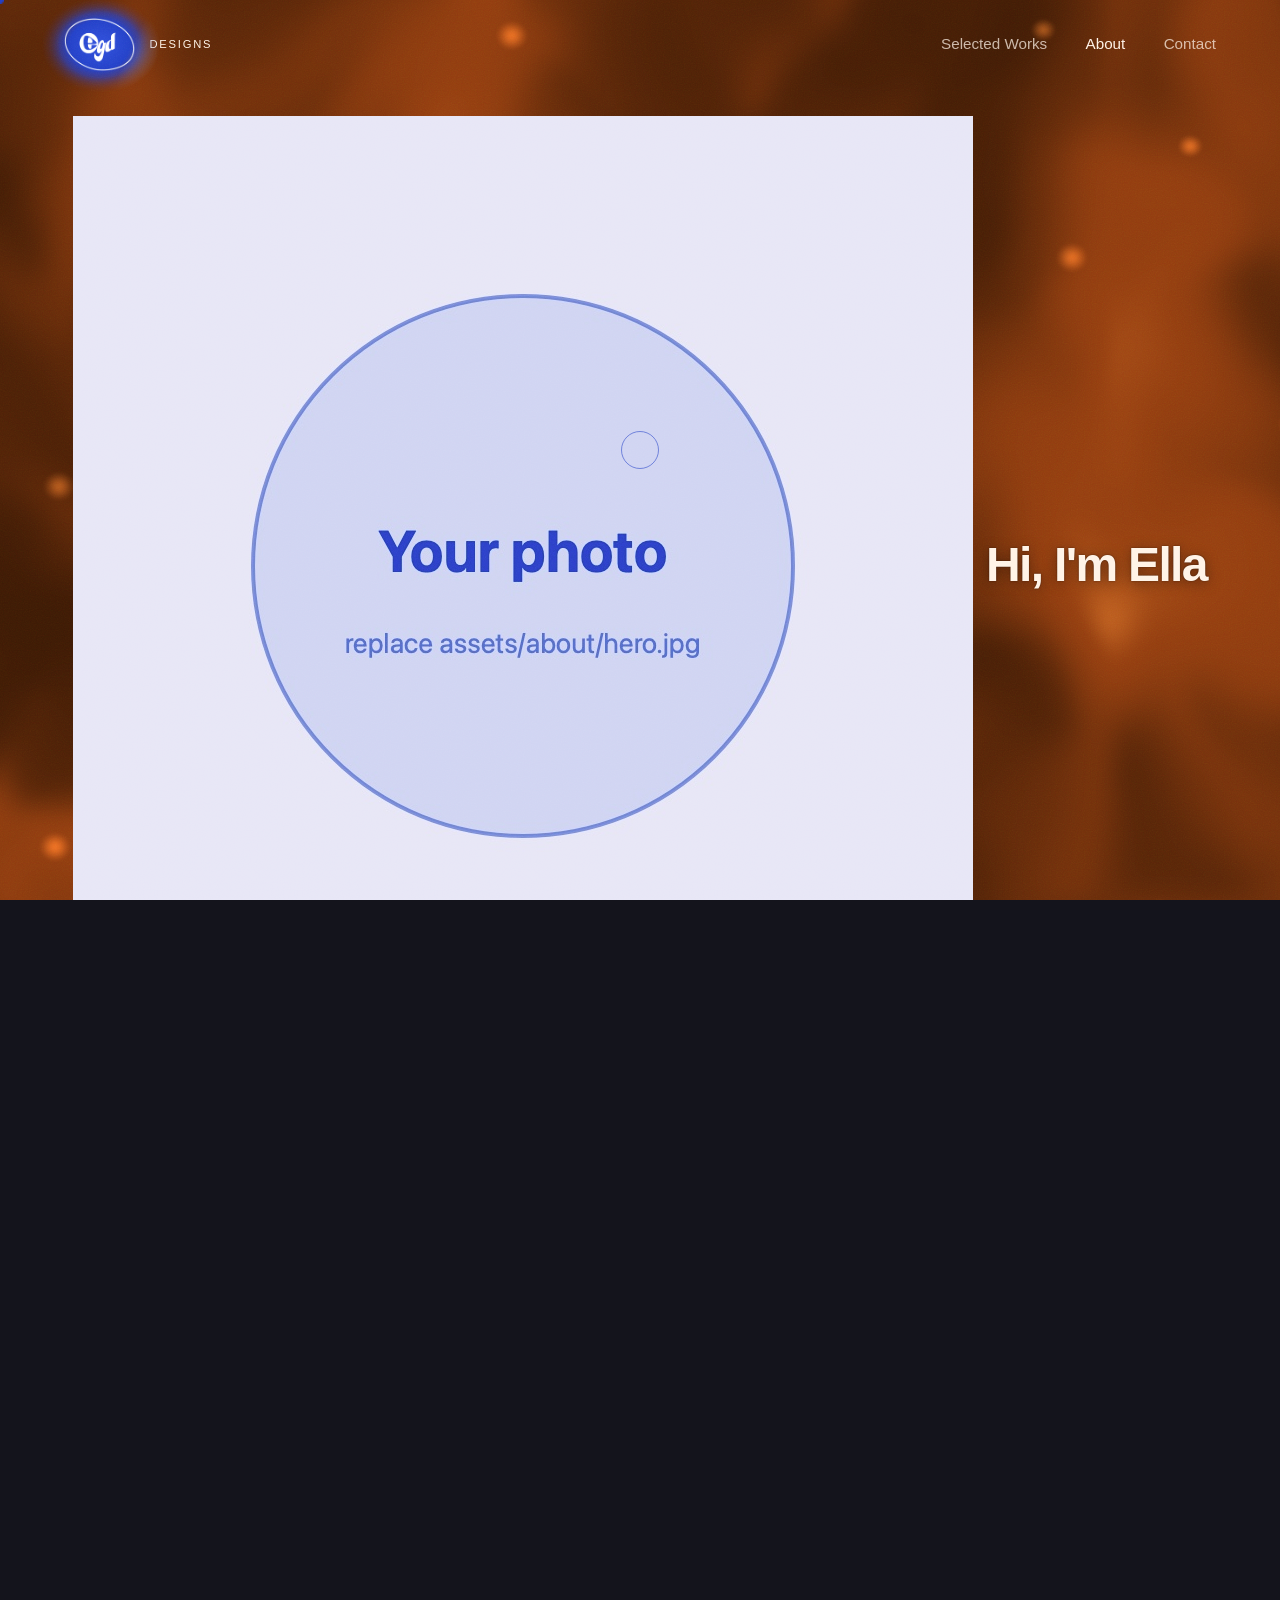
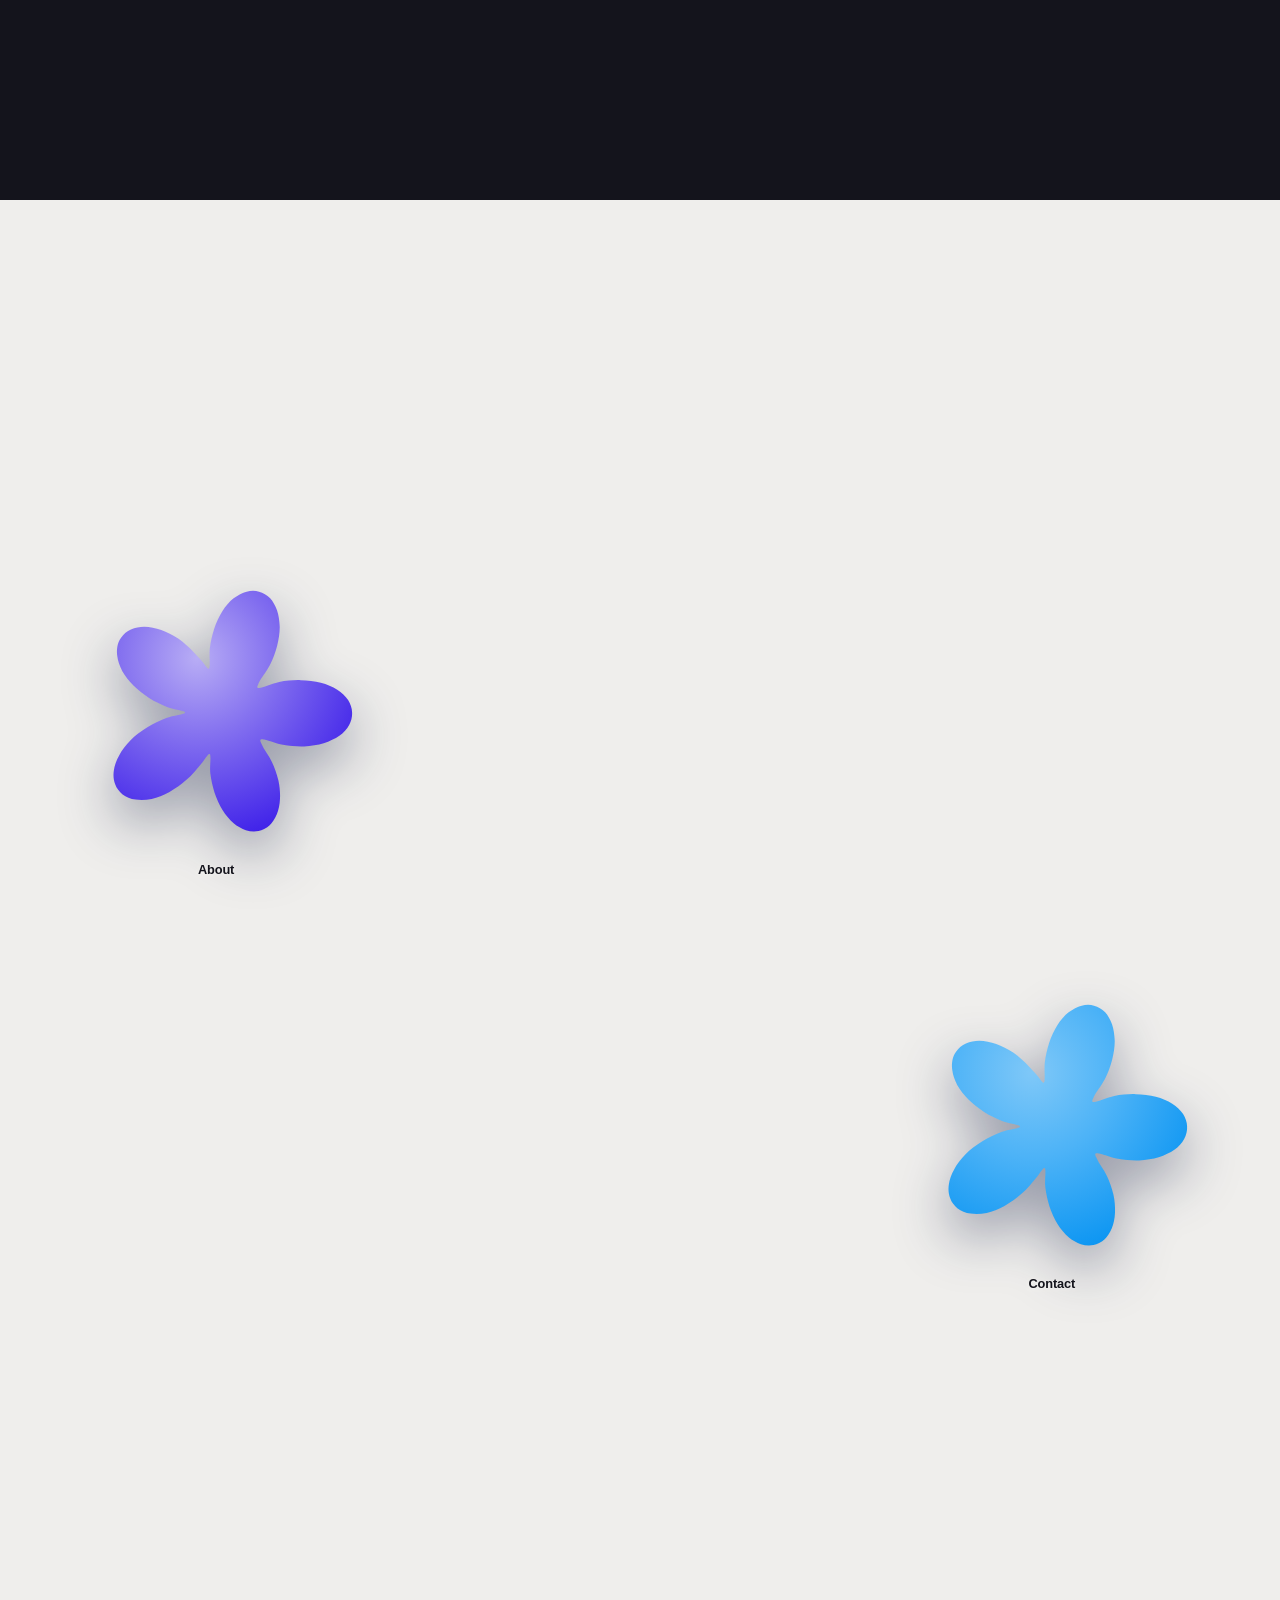
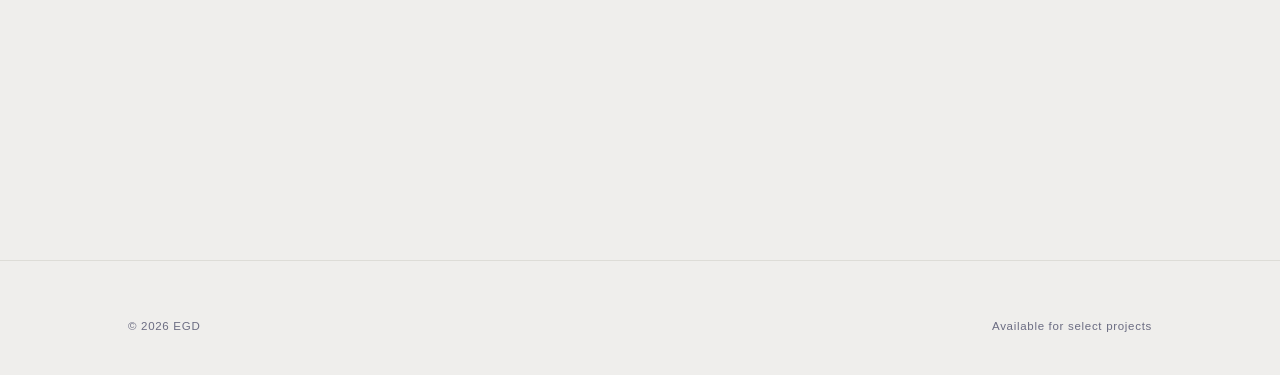
<file: forest-canopy-orange-demo.html>
<!DOCTYPE html>
<html lang="en">
<head>
<link rel="preconnect" href="https://api.fontshare.com">
<link rel="preconnect" href="https://cdn.fontshare.com" crossorigin>
<link href="https://api.fontshare.com/v2/css?f[]=cabinet-grotesk@1&amp;display=swap" rel="stylesheet">
<meta charset="UTF-8">
<meta name="viewport" content="width=device-width, initial-scale=1.0">
<title>EGD — Forest Canopy, orange (demo)</title>
<meta name="description" content="EGD home page with the Forest Canopy background recoloured autumn orange. Demo only — not linked from site nav.">
<link rel="stylesheet" href="assets/style.css?v=211">
<!-- FOREST CANOPY override — the shared stylesheet's --royal text was tuned for the
     light navy/white field; this page's field is dark-dominant, so the copy that always
     sits over the field needs to be light instead. Scoped narrowly to those elements
     (never touching --royal itself, which the SCROLLED header's light backdrop still
     needs to stay dark) so nothing else on the page is affected. -->
<style>
  .carousel-intro,
  .about-line-text,
  .about-copy-line{ color:#fff3e6; text-shadow:0 2px 14px rgba(0,0,0,.4),0 0 2px rgba(0,0,0,.5); }
  .about-me-caret{ background:#fff3e6; }
  .site-header:not(.scrolled) .nav a,
  .site-header:not(.scrolled) .brand-role{ color:#fff3e6; }
  .site-header:not(.scrolled) .nav a::after{ background:#fff3e6; }
  .site-header:not(.scrolled) .nav-toggle span{ background:#fff3e6; }
</style>
</head>
<body>
  <div class="grain" aria-hidden="true"></div>
  <div class="page-transition" aria-hidden="true"><span class="pt-mark">EGD</span></div>

  <svg width="0" height="0" aria-hidden="true" focusable="false" style="position:absolute">
    <defs>
      <path id="flower-path" d="M98.9,50.0C99.0,51.6 98.6,53.2 97.8,54.7C97.0,56.2 95.7,57.6 94.1,58.8C92.5,59.9 90.4,60.9 88.2,61.6C86.0,62.2 83.4,62.7 80.8,62.8C78.2,62.9 75.4,62.6 72.8,62.2C70.1,61.7 66.4,60.1 65.1,60.1C63.7,60.1 64.3,60.8 64.9,62.2C65.4,63.6 67.6,66.4 68.6,68.6C69.7,70.9 70.5,73.3 71.1,75.7C71.6,78.0 71.8,80.4 71.7,82.5C71.6,84.6 71.2,86.7 70.5,88.4C69.8,90.1 68.8,91.6 67.7,92.6C66.5,93.7 65.0,94.4 63.6,94.7C62.1,95.0 60.4,94.9 58.8,94.4C57.3,93.9 55.6,93.0 54.1,91.7C52.6,90.4 51.2,88.7 50.0,86.8C48.8,84.9 47.8,82.6 47.0,80.3C46.3,78.0 45.7,75.3 45.4,72.9C45.1,70.5 45.8,66.3 45.2,65.7C44.6,65.2 43.4,67.8 41.9,69.4C40.5,71.1 38.4,73.7 36.4,75.4C34.4,77.2 32.1,78.8 30.0,80.0C27.8,81.2 25.4,82.1 23.3,82.6C21.2,83.0 19.0,83.1 17.2,82.8C15.3,82.6 13.6,81.9 12.3,80.9C11.1,79.9 10.0,78.6 9.5,77.1C8.9,75.6 8.7,73.8 9.0,71.9C9.2,70.1 9.9,68.1 11.0,66.2C12.0,64.3 13.5,62.3 15.3,60.5C17.0,58.8 19.2,57.1 21.5,55.7C23.8,54.3 26.4,53.0 28.8,52.1C31.2,51.1 35.9,50.7 35.9,50.0C36.0,49.3 31.5,48.9 29.3,48.0C27.0,47.0 24.5,45.9 22.3,44.5C20.2,43.1 18.1,41.5 16.4,39.8C14.7,38.1 13.2,36.2 12.2,34.4C11.2,32.5 10.5,30.5 10.3,28.8C10.0,27.0 10.2,25.2 10.7,23.7C11.2,22.3 12.2,20.9 13.4,19.9C14.6,19.0 16.2,18.2 17.9,17.9C19.6,17.6 21.7,17.6 23.7,18.0C25.8,18.4 28.0,19.2 30.1,20.3C32.2,21.3 34.4,22.8 36.3,24.5C38.3,26.1 40.3,28.5 41.7,30.0C43.2,31.5 44.4,34.0 44.9,33.4C45.5,32.7 44.9,28.4 45.2,25.9C45.5,23.4 46.1,20.7 46.9,18.3C47.7,15.9 48.8,13.6 50.0,11.7C51.2,9.8 52.7,8.1 54.2,6.9C55.8,5.7 57.5,4.8 59.1,4.4C60.7,3.9 62.4,3.9 63.8,4.4C65.3,4.8 66.8,5.6 67.9,6.8C69.0,8.0 70.0,9.7 70.6,11.5C71.2,13.3 71.5,15.5 71.6,17.7C71.6,20.0 71.2,22.5 70.6,24.9C70.0,27.3 69.0,29.8 67.9,32.1C66.7,34.4 64.5,37.2 63.8,38.6C63.2,40.1 62.6,40.8 63.8,40.8C65.1,40.7 68.8,39.0 71.4,38.5C74.1,38.0 76.9,37.7 79.5,37.8C82.1,37.8 84.8,38.1 87.1,38.8C89.4,39.4 91.5,40.3 93.3,41.4C95.0,42.5 96.4,43.9 97.4,45.3C98.3,46.8 98.9,48.4 98.9,50.0Z"/>
      <radialGradient id="fg-teal" cx="35%" cy="28%" r="78%">
        <stop offset="0%" stop-color="#9EE6DB"/><stop offset="45%" stop-color="#5FDDCA"/>
        <stop offset="100%" stop-color="#22C3AB"/>
      </radialGradient>
      <radialGradient id="fg-violet" cx="35%" cy="28%" r="78%">
        <stop offset="0%" stop-color="#B8ADF5"/><stop offset="45%" stop-color="#806CEF"/>
        <stop offset="100%" stop-color="#3E20E9"/>
      </radialGradient>
      <radialGradient id="fg-azure" cx="35%" cy="28%" r="78%">
        <stop offset="0%" stop-color="#7FC8F8"/><stop offset="45%" stop-color="#4DB3F7"/>
        <stop offset="100%" stop-color="#0B95F2"/>
      </radialGradient>
      <clipPath id="flower-clip" clipPathUnits="objectBoundingBox">
        <use href="#flower-path" transform="scale(0.01)"/>
      </clipPath>
    </defs>
  </svg>

  <header class="site-header">
    <div class="brand-lockup">
      <a class="brand magnetic" href="index.html" data-strength="0.4" aria-label="EGD Designs — home">
        <span class="brand-glow" aria-hidden="true"></span>
        <img class="brand-logo" src="assets/egd-logo.png" alt="EGD" width="640" height="475">
      </a>
      <span class="brand-role">Designs</span>
    </div>
    <button class="nav-toggle" aria-label="Toggle menu" aria-expanded="false"><span></span><span></span><span></span></button>
    <nav class="nav" id="nav">
      <a href="work.html">Selected Works</a>
      <a href="index.html" class="active">About</a>
      <a href="contact.html">Contact</a>
    </nav>
  </header>

  <div class="field-wrap">
    <div class="field-bg" aria-hidden="true"><canvas id="field-canvas"></canvas></div>

    <div class="intro-row">
      <div class="intro-hero">
        <div class="intro-portrait" aria-hidden="true">
          <img src="assets/about/hero.jpg" alt="" loading="eager" fetchpriority="high">
        </div>
        <p class="carousel-intro">
          <span class="intro-word">Hi,</span> <span class="intro-word">I'm</span> <span class="intro-word">Ella</span>
        </p>
      </div>
      <div class="about-line" aria-hidden="true">
        <p class="about-line-text"><span class="about-me-typed"></span><span class="about-me-caret"></span></p>
        <span class="about-strip">
          <img src="assets/about/2-surf.jpg?v=2" alt="" loading="eager">
          <img src="assets/about/3-hike.jpg" alt="" loading="eager">
          <img src="assets/about/4-box.svg" alt="" loading="eager">
        </span>
      </div>
      <p class="about-copy-line" aria-hidden="true"><span id="about-typed-2"></span><span id="about-caret-2" class="about-me-caret"></span></p>
      <p class="about-copy-line" aria-hidden="true"><span id="about-typed-3"></span><span id="about-caret-3" class="about-me-caret"></span></p>
      <div class="intro-cta">
        <a class="bubble bubble--teal intro-work-bubble" href="work.html" aria-label="Selected Works">
          <svg class="flower" viewBox="0 0 100 100" aria-hidden="true"><use href="#flower-path" fill="url(#fg-teal)"/></svg>
          <span class="bubble-label">Selected Works <span class="arrow">↗</span></span>
        </a>
      </div>
      <span class="sr-only">Hi, I'm Ella. I try my hand at many things: surfing, hiking and boxing. But my biggest passion is design, hence why I created EGD Designs — a place to showcase all of my work, from medical and accessibility design to woodworking and casting, all made in my London-based studio. Check out my work below.</span>
    </div>

    <section class="hero"></section>

    <section class="bubbles" aria-label="Explore">
      <div class="bubbles-content">
        <nav class="bubble-col" aria-label="Explore EGD">
          <div class="bubble-row left">
            <a class="bubble bubble--violet" href="index.html" aria-label="About">
              <svg class="flower" viewBox="0 0 100 100" aria-hidden="true"><use href="#flower-path" fill="url(#fg-violet)"/></svg>
              <span class="bubble-label">About <span class="arrow">↗</span></span>
            </a>
          </div>
          <div class="bubble-row right">
            <a class="bubble bubble--azure" href="contact.html" aria-label="Contact">
              <svg class="flower" viewBox="0 0 100 100" aria-hidden="true"><use href="#flower-path" fill="url(#fg-azure)"/></svg>
              <span class="bubble-label">Contact <span class="arrow">↗</span></span>
            </a>
          </div>
        </nav>
      </div>
    </section>

    <section class="carousel" aria-label="Selected work and process">
      <div class="carousel-stage" id="carousel-stage" tabindex="0" role="group"
           aria-roledescription="carousel" aria-label="Photos — drag or use arrow keys to rotate">
        <div class="carousel-ring" id="carousel-ring"></div>
      </div>
      <p class="carousel-hint" aria-hidden="true">Drag to explore ↔</p>
    </section>
  </div><!-- /.field-wrap -->

  <img class="surfer-cursor" src="assets/surfer.png?v=3" alt="" aria-hidden="true" draggable="false">

  <footer class="site-footer">
    <div class="wrap">
      <div class="footer-bottom">
        <span>&copy; <span id="yr"></span> EGD</span>
        <span>Available for select projects</span>
      </div>
    </div>
  </footer>

  <script src="assets/effect-forest-canopy-orange.js?v=1"></script>
  <script src="assets/app.js?v=65"></script>
</body>
</html>
</file>
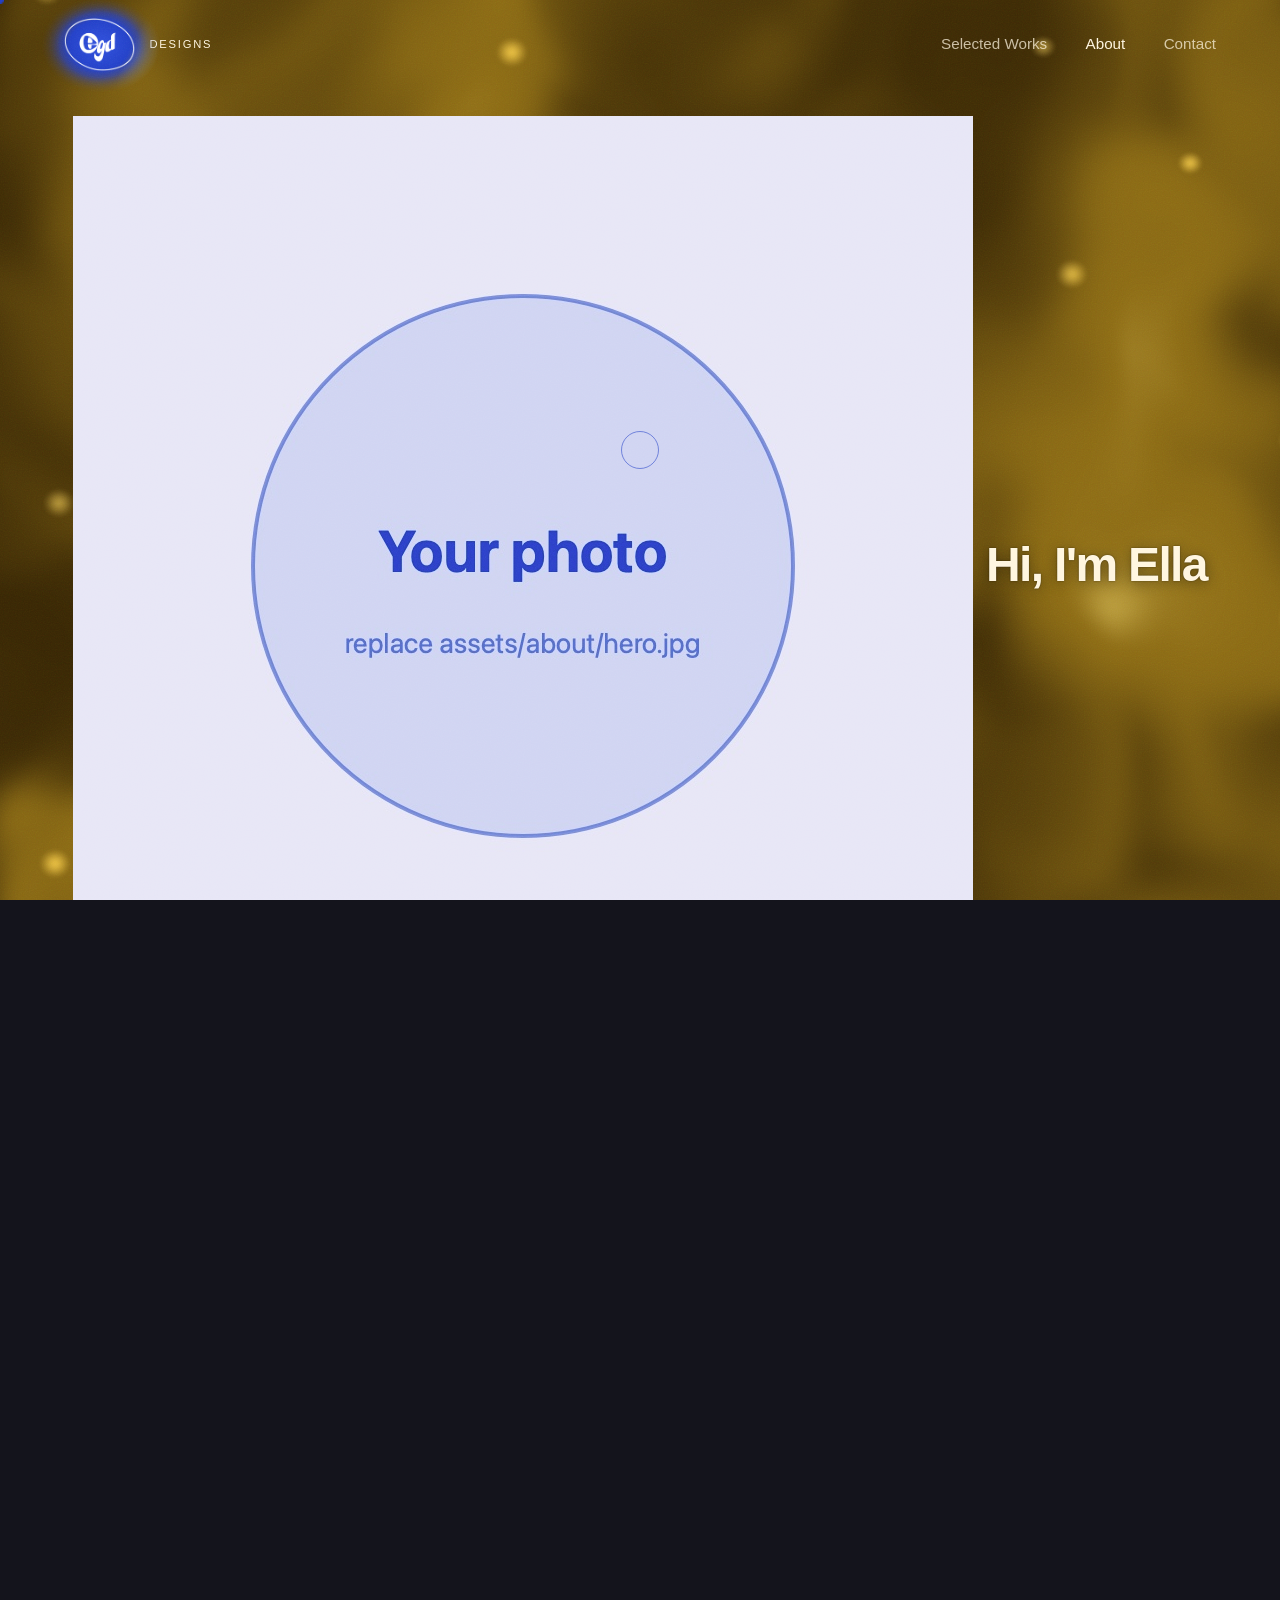
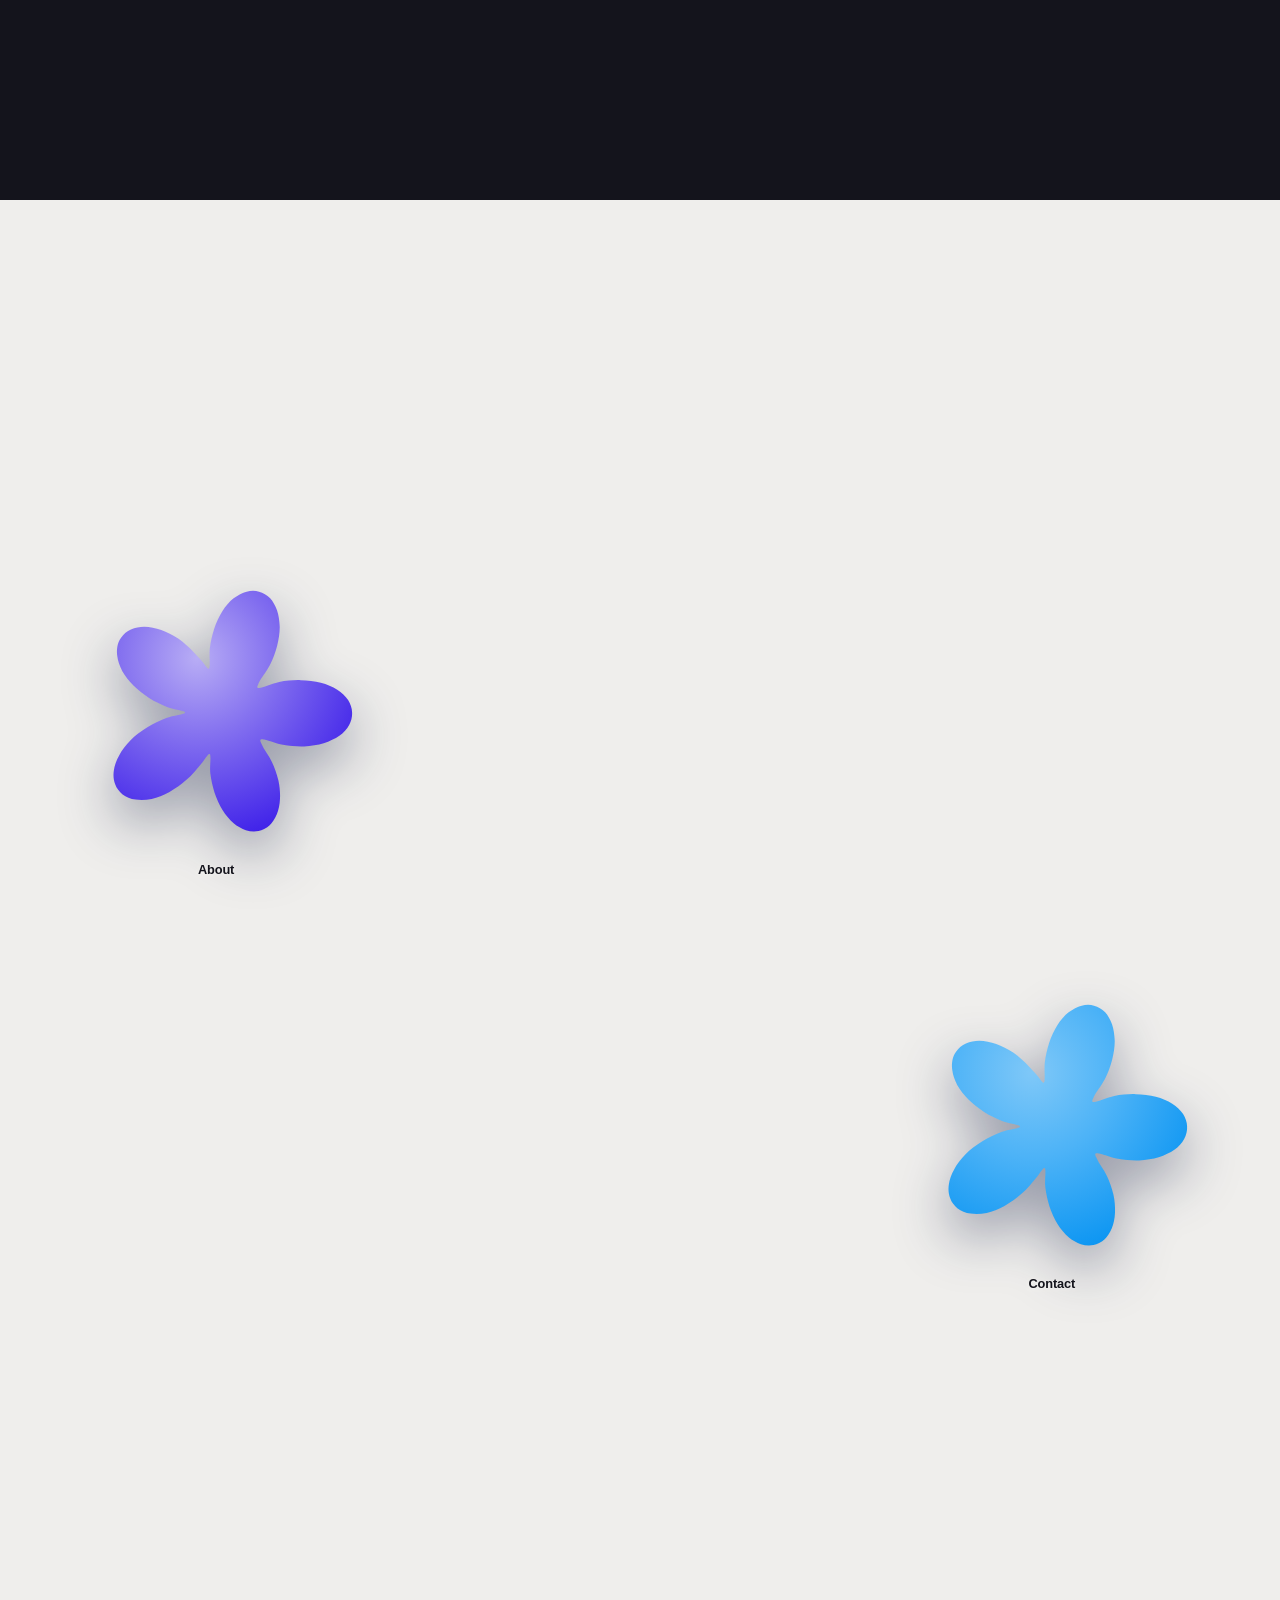
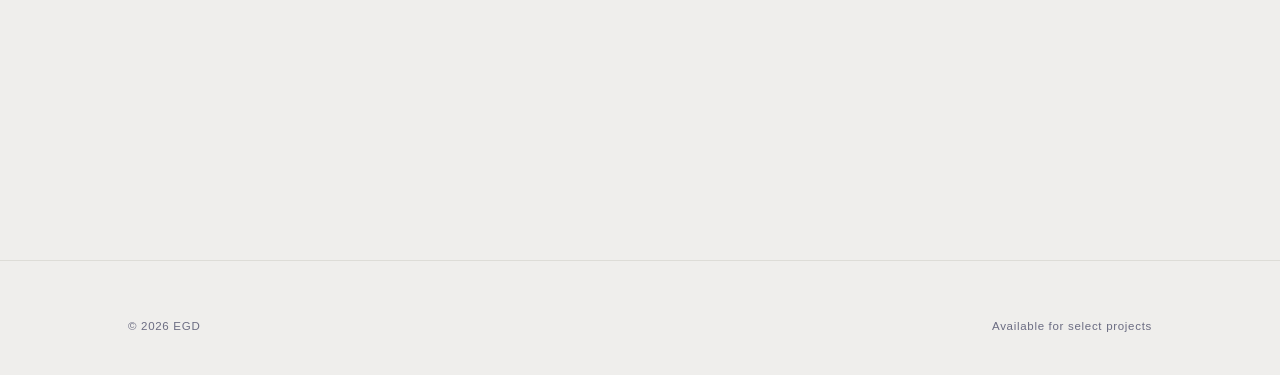
<file: forest-canopy-yellow-demo.html>
<!DOCTYPE html>
<html lang="en">
<head>
<link rel="preconnect" href="https://api.fontshare.com">
<link rel="preconnect" href="https://cdn.fontshare.com" crossorigin>
<link href="https://api.fontshare.com/v2/css?f[]=cabinet-grotesk@1&amp;display=swap" rel="stylesheet">
<meta charset="UTF-8">
<meta name="viewport" content="width=device-width, initial-scale=1.0">
<title>EGD — Forest Canopy, yellow (demo)</title>
<meta name="description" content="EGD home page with the Forest Canopy background recoloured golden/sunlit yellow. Demo only — not linked from site nav.">
<link rel="stylesheet" href="assets/style.css?v=211">
<!-- FOREST CANOPY override — the shared stylesheet's --royal text was tuned for the
     light navy/white field; this page's field is dark-dominant, so the copy that always
     sits over the field needs to be light instead. Scoped narrowly to those elements
     (never touching --royal itself, which the SCROLLED header's light backdrop still
     needs to stay dark) so nothing else on the page is affected. -->
<style>
  .carousel-intro,
  .about-line-text,
  .about-copy-line{ color:#fff6df; text-shadow:0 2px 14px rgba(0,0,0,.4),0 0 2px rgba(0,0,0,.5); }
  .about-me-caret{ background:#fff6df; }
  .site-header:not(.scrolled) .nav a,
  .site-header:not(.scrolled) .brand-role{ color:#fff6df; }
  .site-header:not(.scrolled) .nav a::after{ background:#fff6df; }
  .site-header:not(.scrolled) .nav-toggle span{ background:#fff6df; }
</style>
</head>
<body>
  <div class="grain" aria-hidden="true"></div>
  <div class="page-transition" aria-hidden="true"><span class="pt-mark">EGD</span></div>

  <svg width="0" height="0" aria-hidden="true" focusable="false" style="position:absolute">
    <defs>
      <path id="flower-path" d="M98.9,50.0C99.0,51.6 98.6,53.2 97.8,54.7C97.0,56.2 95.7,57.6 94.1,58.8C92.5,59.9 90.4,60.9 88.2,61.6C86.0,62.2 83.4,62.7 80.8,62.8C78.2,62.9 75.4,62.6 72.8,62.2C70.1,61.7 66.4,60.1 65.1,60.1C63.7,60.1 64.3,60.8 64.9,62.2C65.4,63.6 67.6,66.4 68.6,68.6C69.7,70.9 70.5,73.3 71.1,75.7C71.6,78.0 71.8,80.4 71.7,82.5C71.6,84.6 71.2,86.7 70.5,88.4C69.8,90.1 68.8,91.6 67.7,92.6C66.5,93.7 65.0,94.4 63.6,94.7C62.1,95.0 60.4,94.9 58.8,94.4C57.3,93.9 55.6,93.0 54.1,91.7C52.6,90.4 51.2,88.7 50.0,86.8C48.8,84.9 47.8,82.6 47.0,80.3C46.3,78.0 45.7,75.3 45.4,72.9C45.1,70.5 45.8,66.3 45.2,65.7C44.6,65.2 43.4,67.8 41.9,69.4C40.5,71.1 38.4,73.7 36.4,75.4C34.4,77.2 32.1,78.8 30.0,80.0C27.8,81.2 25.4,82.1 23.3,82.6C21.2,83.0 19.0,83.1 17.2,82.8C15.3,82.6 13.6,81.9 12.3,80.9C11.1,79.9 10.0,78.6 9.5,77.1C8.9,75.6 8.7,73.8 9.0,71.9C9.2,70.1 9.9,68.1 11.0,66.2C12.0,64.3 13.5,62.3 15.3,60.5C17.0,58.8 19.2,57.1 21.5,55.7C23.8,54.3 26.4,53.0 28.8,52.1C31.2,51.1 35.9,50.7 35.9,50.0C36.0,49.3 31.5,48.9 29.3,48.0C27.0,47.0 24.5,45.9 22.3,44.5C20.2,43.1 18.1,41.5 16.4,39.8C14.7,38.1 13.2,36.2 12.2,34.4C11.2,32.5 10.5,30.5 10.3,28.8C10.0,27.0 10.2,25.2 10.7,23.7C11.2,22.3 12.2,20.9 13.4,19.9C14.6,19.0 16.2,18.2 17.9,17.9C19.6,17.6 21.7,17.6 23.7,18.0C25.8,18.4 28.0,19.2 30.1,20.3C32.2,21.3 34.4,22.8 36.3,24.5C38.3,26.1 40.3,28.5 41.7,30.0C43.2,31.5 44.4,34.0 44.9,33.4C45.5,32.7 44.9,28.4 45.2,25.9C45.5,23.4 46.1,20.7 46.9,18.3C47.7,15.9 48.8,13.6 50.0,11.7C51.2,9.8 52.7,8.1 54.2,6.9C55.8,5.7 57.5,4.8 59.1,4.4C60.7,3.9 62.4,3.9 63.8,4.4C65.3,4.8 66.8,5.6 67.9,6.8C69.0,8.0 70.0,9.7 70.6,11.5C71.2,13.3 71.5,15.5 71.6,17.7C71.6,20.0 71.2,22.5 70.6,24.9C70.0,27.3 69.0,29.8 67.9,32.1C66.7,34.4 64.5,37.2 63.8,38.6C63.2,40.1 62.6,40.8 63.8,40.8C65.1,40.7 68.8,39.0 71.4,38.5C74.1,38.0 76.9,37.7 79.5,37.8C82.1,37.8 84.8,38.1 87.1,38.8C89.4,39.4 91.5,40.3 93.3,41.4C95.0,42.5 96.4,43.9 97.4,45.3C98.3,46.8 98.9,48.4 98.9,50.0Z"/>
      <radialGradient id="fg-teal" cx="35%" cy="28%" r="78%">
        <stop offset="0%" stop-color="#9EE6DB"/><stop offset="45%" stop-color="#5FDDCA"/>
        <stop offset="100%" stop-color="#22C3AB"/>
      </radialGradient>
      <radialGradient id="fg-violet" cx="35%" cy="28%" r="78%">
        <stop offset="0%" stop-color="#B8ADF5"/><stop offset="45%" stop-color="#806CEF"/>
        <stop offset="100%" stop-color="#3E20E9"/>
      </radialGradient>
      <radialGradient id="fg-azure" cx="35%" cy="28%" r="78%">
        <stop offset="0%" stop-color="#7FC8F8"/><stop offset="45%" stop-color="#4DB3F7"/>
        <stop offset="100%" stop-color="#0B95F2"/>
      </radialGradient>
      <clipPath id="flower-clip" clipPathUnits="objectBoundingBox">
        <use href="#flower-path" transform="scale(0.01)"/>
      </clipPath>
    </defs>
  </svg>

  <header class="site-header">
    <div class="brand-lockup">
      <a class="brand magnetic" href="index.html" data-strength="0.4" aria-label="EGD Designs — home">
        <span class="brand-glow" aria-hidden="true"></span>
        <img class="brand-logo" src="assets/egd-logo.png" alt="EGD" width="640" height="475">
      </a>
      <span class="brand-role">Designs</span>
    </div>
    <button class="nav-toggle" aria-label="Toggle menu" aria-expanded="false"><span></span><span></span><span></span></button>
    <nav class="nav" id="nav">
      <a href="work.html">Selected Works</a>
      <a href="index.html" class="active">About</a>
      <a href="contact.html">Contact</a>
    </nav>
  </header>

  <div class="field-wrap">
    <div class="field-bg" aria-hidden="true"><canvas id="field-canvas"></canvas></div>

    <div class="intro-row">
      <div class="intro-hero">
        <div class="intro-portrait" aria-hidden="true">
          <img src="assets/about/hero.jpg" alt="" loading="eager" fetchpriority="high">
        </div>
        <p class="carousel-intro">
          <span class="intro-word">Hi,</span> <span class="intro-word">I'm</span> <span class="intro-word">Ella</span>
        </p>
      </div>
      <div class="about-line" aria-hidden="true">
        <p class="about-line-text"><span class="about-me-typed"></span><span class="about-me-caret"></span></p>
        <span class="about-strip">
          <img src="assets/about/2-surf.jpg?v=2" alt="" loading="eager">
          <img src="assets/about/3-hike.jpg" alt="" loading="eager">
          <img src="assets/about/4-box.svg" alt="" loading="eager">
        </span>
      </div>
      <p class="about-copy-line" aria-hidden="true"><span id="about-typed-2"></span><span id="about-caret-2" class="about-me-caret"></span></p>
      <p class="about-copy-line" aria-hidden="true"><span id="about-typed-3"></span><span id="about-caret-3" class="about-me-caret"></span></p>
      <div class="intro-cta">
        <a class="bubble bubble--teal intro-work-bubble" href="work.html" aria-label="Selected Works">
          <svg class="flower" viewBox="0 0 100 100" aria-hidden="true"><use href="#flower-path" fill="url(#fg-teal)"/></svg>
          <span class="bubble-label">Selected Works <span class="arrow">↗</span></span>
        </a>
      </div>
      <span class="sr-only">Hi, I'm Ella. I try my hand at many things: surfing, hiking and boxing. But my biggest passion is design, hence why I created EGD Designs — a place to showcase all of my work, from medical and accessibility design to woodworking and casting, all made in my London-based studio. Check out my work below.</span>
    </div>

    <section class="hero"></section>

    <section class="bubbles" aria-label="Explore">
      <div class="bubbles-content">
        <nav class="bubble-col" aria-label="Explore EGD">
          <div class="bubble-row left">
            <a class="bubble bubble--violet" href="index.html" aria-label="About">
              <svg class="flower" viewBox="0 0 100 100" aria-hidden="true"><use href="#flower-path" fill="url(#fg-violet)"/></svg>
              <span class="bubble-label">About <span class="arrow">↗</span></span>
            </a>
          </div>
          <div class="bubble-row right">
            <a class="bubble bubble--azure" href="contact.html" aria-label="Contact">
              <svg class="flower" viewBox="0 0 100 100" aria-hidden="true"><use href="#flower-path" fill="url(#fg-azure)"/></svg>
              <span class="bubble-label">Contact <span class="arrow">↗</span></span>
            </a>
          </div>
        </nav>
      </div>
    </section>

    <section class="carousel" aria-label="Selected work and process">
      <div class="carousel-stage" id="carousel-stage" tabindex="0" role="group"
           aria-roledescription="carousel" aria-label="Photos — drag or use arrow keys to rotate">
        <div class="carousel-ring" id="carousel-ring"></div>
      </div>
      <p class="carousel-hint" aria-hidden="true">Drag to explore ↔</p>
    </section>
  </div><!-- /.field-wrap -->

  <img class="surfer-cursor" src="assets/surfer.png?v=3" alt="" aria-hidden="true" draggable="false">

  <footer class="site-footer">
    <div class="wrap">
      <div class="footer-bottom">
        <span>&copy; <span id="yr"></span> EGD</span>
        <span>Available for select projects</span>
      </div>
    </div>
  </footer>

  <script src="assets/effect-forest-canopy-yellow.js?v=1"></script>
  <script src="assets/app.js?v=65"></script>
</body>
</html>
</file>
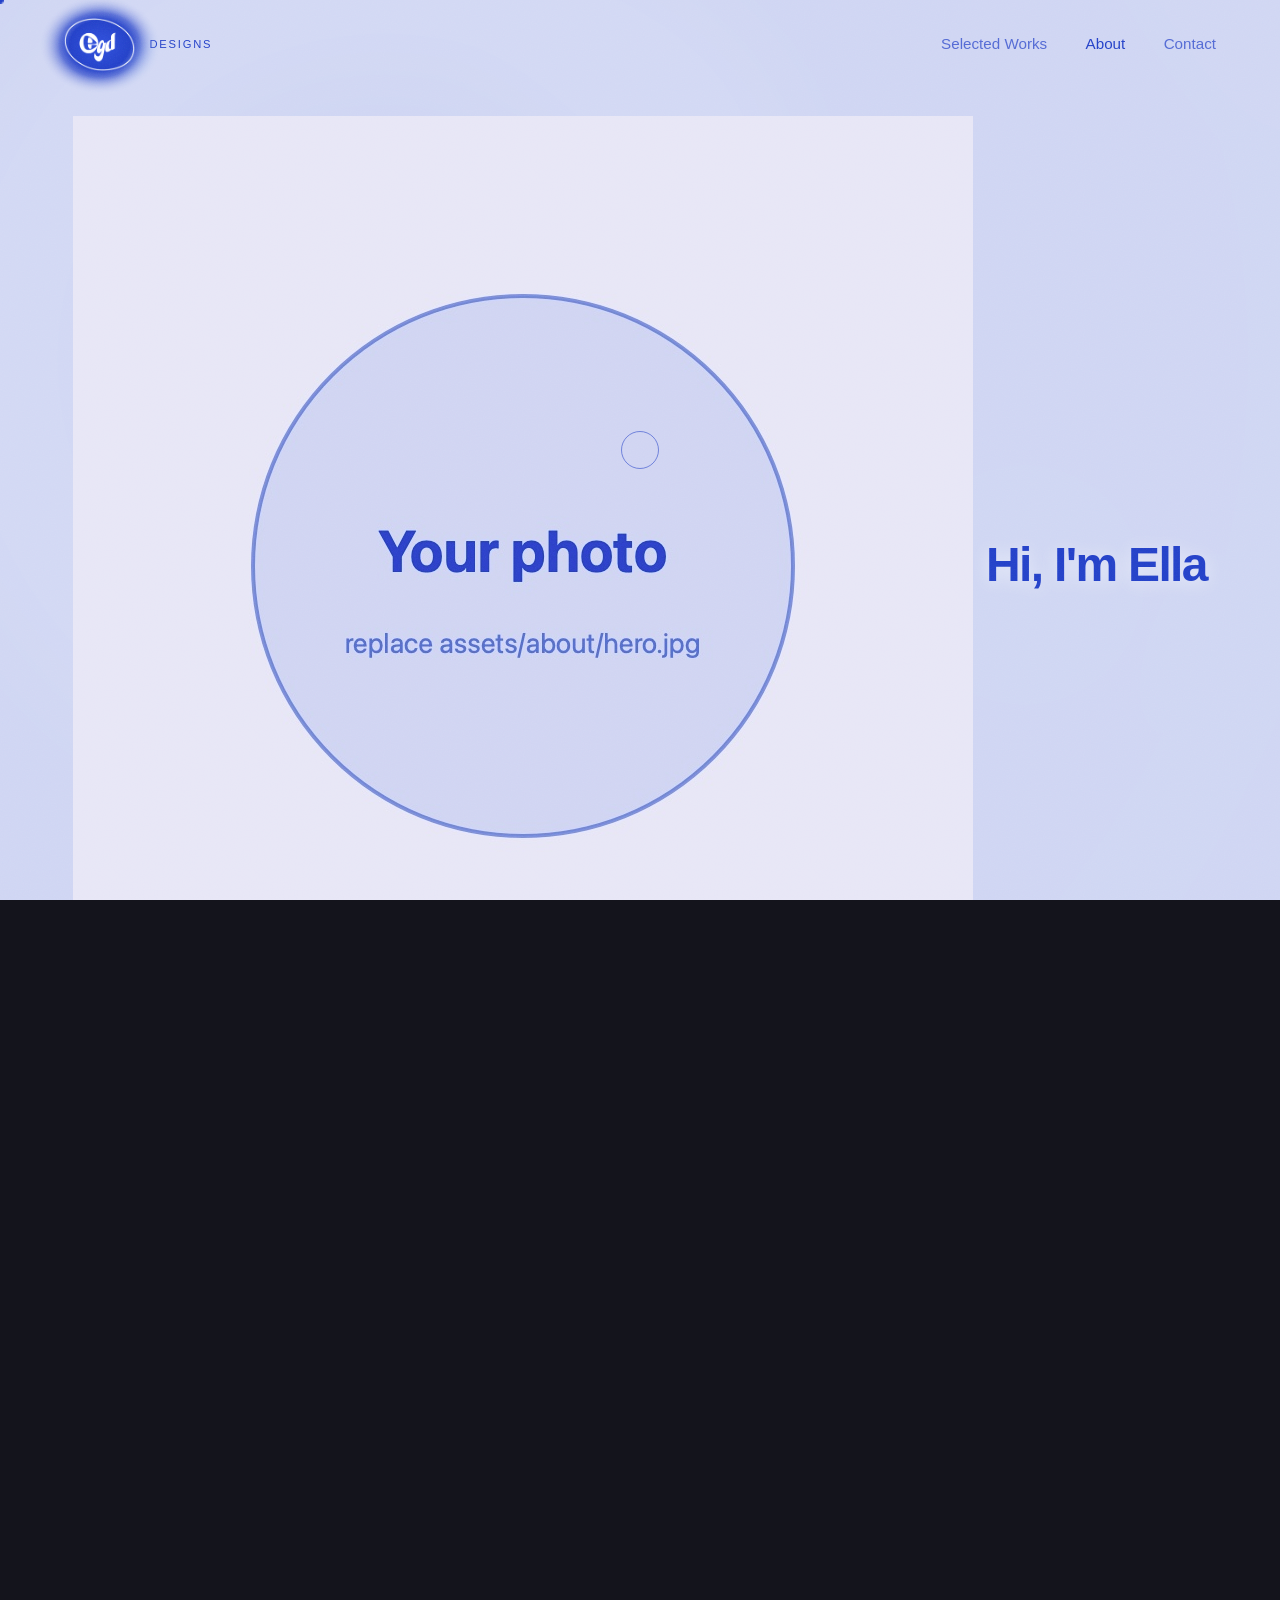
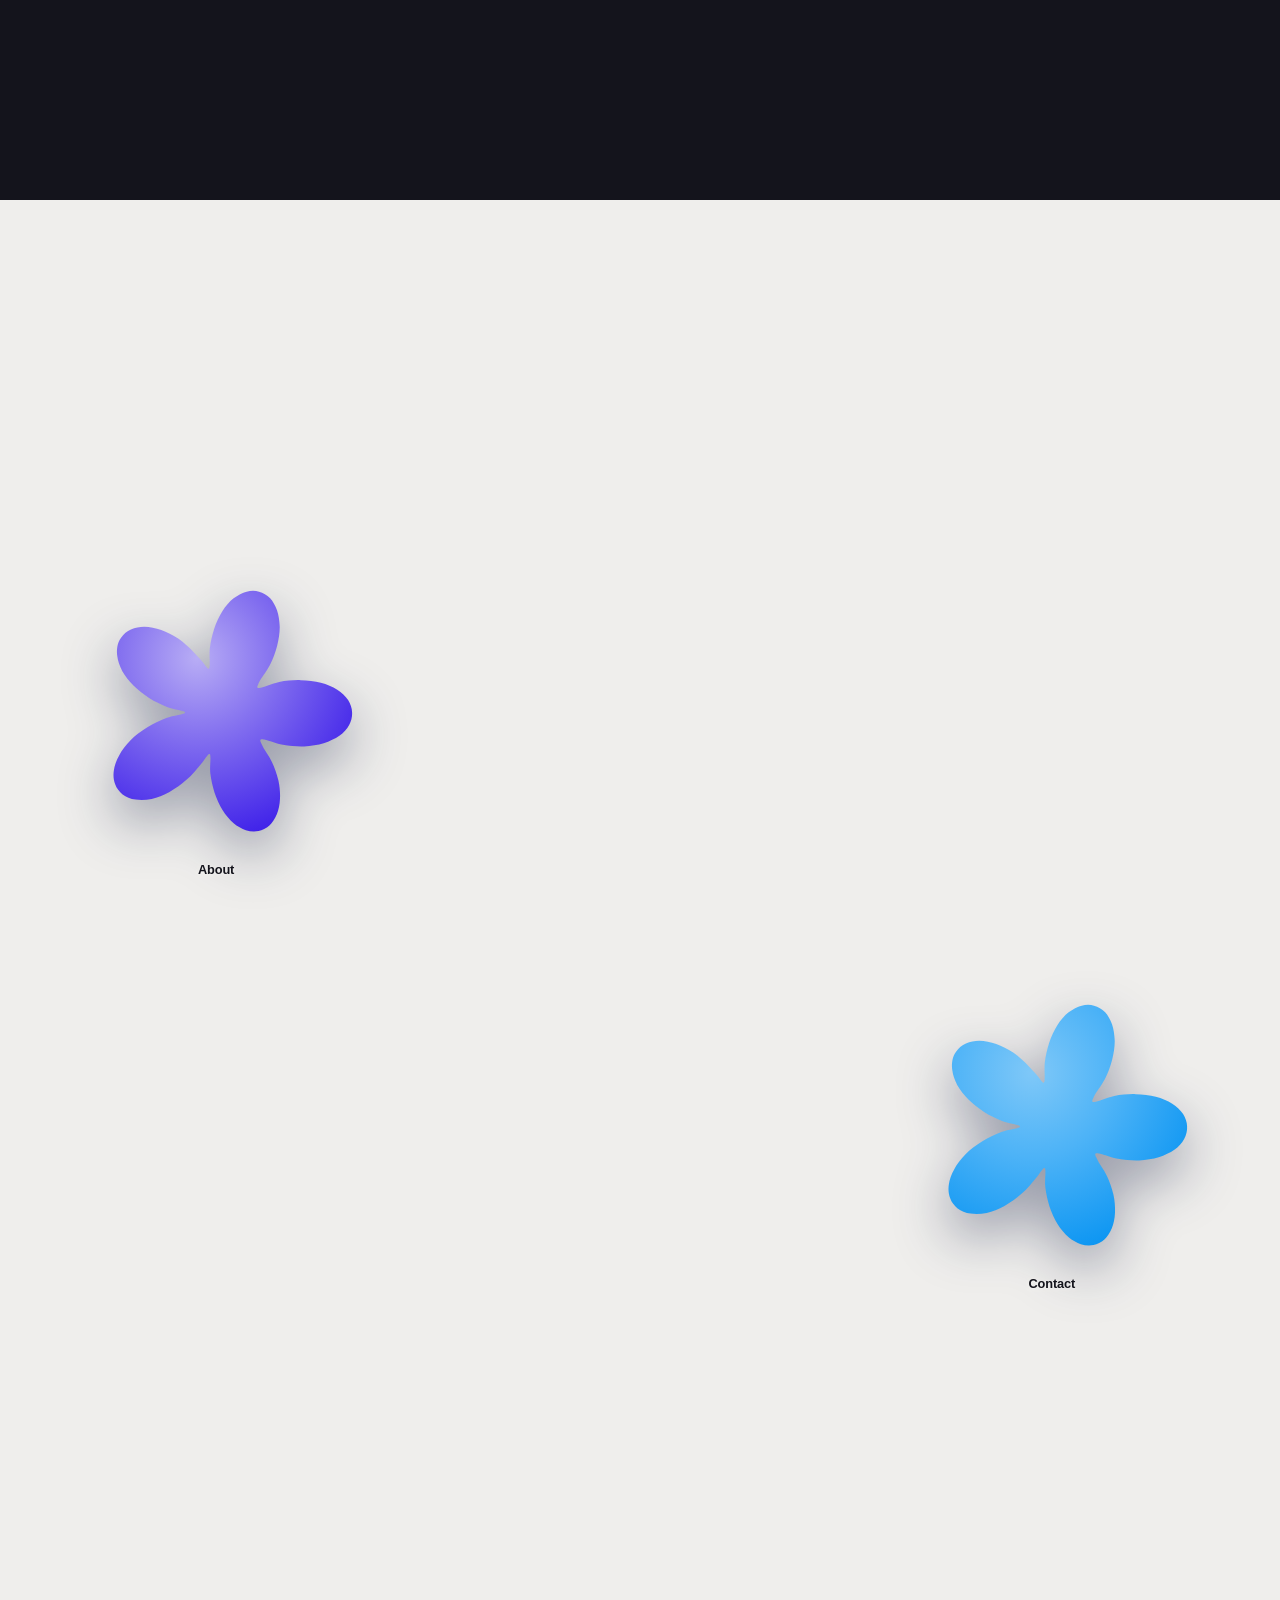
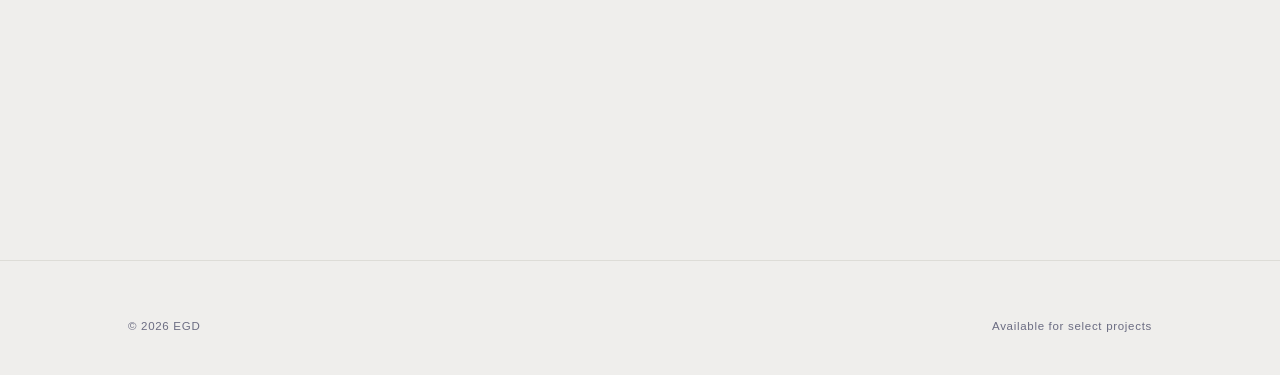
<file: meadow-ripple-demo.html>
<!DOCTYPE html>
<html lang="en">
<head>
<link rel="preconnect" href="https://api.fontshare.com">
<link rel="preconnect" href="https://cdn.fontshare.com" crossorigin>
<link href="https://api.fontshare.com/v2/css?f[]=cabinet-grotesk@1&amp;display=swap" rel="stylesheet">
<meta charset="UTF-8">
<meta name="viewport" content="width=device-width, initial-scale=1.0">
<title>EGD — Meadow Ripple background (demo)</title>
<meta name="description" content="EGD home page with the Meadow Ripple background variant, for comparison. Demo only — not linked from site nav.">
<link rel="stylesheet" href="assets/style.css?v=211">
</head>
<body>
  <div class="grain" aria-hidden="true"></div>
  <div class="page-transition" aria-hidden="true"><span class="pt-mark">EGD</span></div>

  <svg width="0" height="0" aria-hidden="true" focusable="false" style="position:absolute">
    <defs>
      <path id="flower-path" d="M98.9,50.0C99.0,51.6 98.6,53.2 97.8,54.7C97.0,56.2 95.7,57.6 94.1,58.8C92.5,59.9 90.4,60.9 88.2,61.6C86.0,62.2 83.4,62.7 80.8,62.8C78.2,62.9 75.4,62.6 72.8,62.2C70.1,61.7 66.4,60.1 65.1,60.1C63.7,60.1 64.3,60.8 64.9,62.2C65.4,63.6 67.6,66.4 68.6,68.6C69.7,70.9 70.5,73.3 71.1,75.7C71.6,78.0 71.8,80.4 71.7,82.5C71.6,84.6 71.2,86.7 70.5,88.4C69.8,90.1 68.8,91.6 67.7,92.6C66.5,93.7 65.0,94.4 63.6,94.7C62.1,95.0 60.4,94.9 58.8,94.4C57.3,93.9 55.6,93.0 54.1,91.7C52.6,90.4 51.2,88.7 50.0,86.8C48.8,84.9 47.8,82.6 47.0,80.3C46.3,78.0 45.7,75.3 45.4,72.9C45.1,70.5 45.8,66.3 45.2,65.7C44.6,65.2 43.4,67.8 41.9,69.4C40.5,71.1 38.4,73.7 36.4,75.4C34.4,77.2 32.1,78.8 30.0,80.0C27.8,81.2 25.4,82.1 23.3,82.6C21.2,83.0 19.0,83.1 17.2,82.8C15.3,82.6 13.6,81.9 12.3,80.9C11.1,79.9 10.0,78.6 9.5,77.1C8.9,75.6 8.7,73.8 9.0,71.9C9.2,70.1 9.9,68.1 11.0,66.2C12.0,64.3 13.5,62.3 15.3,60.5C17.0,58.8 19.2,57.1 21.5,55.7C23.8,54.3 26.4,53.0 28.8,52.1C31.2,51.1 35.9,50.7 35.9,50.0C36.0,49.3 31.5,48.9 29.3,48.0C27.0,47.0 24.5,45.9 22.3,44.5C20.2,43.1 18.1,41.5 16.4,39.8C14.7,38.1 13.2,36.2 12.2,34.4C11.2,32.5 10.5,30.5 10.3,28.8C10.0,27.0 10.2,25.2 10.7,23.7C11.2,22.3 12.2,20.9 13.4,19.9C14.6,19.0 16.2,18.2 17.9,17.9C19.6,17.6 21.7,17.6 23.7,18.0C25.8,18.4 28.0,19.2 30.1,20.3C32.2,21.3 34.4,22.8 36.3,24.5C38.3,26.1 40.3,28.5 41.7,30.0C43.2,31.5 44.4,34.0 44.9,33.4C45.5,32.7 44.9,28.4 45.2,25.9C45.5,23.4 46.1,20.7 46.9,18.3C47.7,15.9 48.8,13.6 50.0,11.7C51.2,9.8 52.7,8.1 54.2,6.9C55.8,5.7 57.5,4.8 59.1,4.4C60.7,3.9 62.4,3.9 63.8,4.4C65.3,4.8 66.8,5.6 67.9,6.8C69.0,8.0 70.0,9.7 70.6,11.5C71.2,13.3 71.5,15.5 71.6,17.7C71.6,20.0 71.2,22.5 70.6,24.9C70.0,27.3 69.0,29.8 67.9,32.1C66.7,34.4 64.5,37.2 63.8,38.6C63.2,40.1 62.6,40.8 63.8,40.8C65.1,40.7 68.8,39.0 71.4,38.5C74.1,38.0 76.9,37.7 79.5,37.8C82.1,37.8 84.8,38.1 87.1,38.8C89.4,39.4 91.5,40.3 93.3,41.4C95.0,42.5 96.4,43.9 97.4,45.3C98.3,46.8 98.9,48.4 98.9,50.0Z"/>
      <radialGradient id="fg-teal" cx="35%" cy="28%" r="78%">
        <stop offset="0%" stop-color="#9EE6DB"/><stop offset="45%" stop-color="#5FDDCA"/>
        <stop offset="100%" stop-color="#22C3AB"/>
      </radialGradient>
      <radialGradient id="fg-violet" cx="35%" cy="28%" r="78%">
        <stop offset="0%" stop-color="#B8ADF5"/><stop offset="45%" stop-color="#806CEF"/>
        <stop offset="100%" stop-color="#3E20E9"/>
      </radialGradient>
      <radialGradient id="fg-azure" cx="35%" cy="28%" r="78%">
        <stop offset="0%" stop-color="#7FC8F8"/><stop offset="45%" stop-color="#4DB3F7"/>
        <stop offset="100%" stop-color="#0B95F2"/>
      </radialGradient>
      <clipPath id="flower-clip" clipPathUnits="objectBoundingBox">
        <use href="#flower-path" transform="scale(0.01)"/>
      </clipPath>
    </defs>
  </svg>

  <header class="site-header">
    <div class="brand-lockup">
      <a class="brand magnetic" href="index.html" data-strength="0.4" aria-label="EGD Designs — home">
        <span class="brand-glow" aria-hidden="true"></span>
        <img class="brand-logo" src="assets/egd-logo.png" alt="EGD" width="640" height="475">
      </a>
      <span class="brand-role">Designs</span>
    </div>
    <button class="nav-toggle" aria-label="Toggle menu" aria-expanded="false"><span></span><span></span><span></span></button>
    <nav class="nav" id="nav">
      <a href="work.html">Selected Works</a>
      <a href="index.html" class="active">About</a>
      <a href="contact.html">Contact</a>
    </nav>
  </header>

  <div class="field-wrap">
    <div class="field-bg" aria-hidden="true"><canvas id="field-canvas"></canvas></div>

    <div class="intro-row">
      <div class="intro-hero">
        <div class="intro-portrait" aria-hidden="true">
          <img src="assets/about/hero.jpg" alt="" loading="eager" fetchpriority="high">
        </div>
        <p class="carousel-intro">
          <span class="intro-word">Hi,</span> <span class="intro-word">I'm</span> <span class="intro-word">Ella</span>
        </p>
      </div>
      <div class="about-line" aria-hidden="true">
        <p class="about-line-text"><span class="about-me-typed"></span><span class="about-me-caret"></span></p>
        <span class="about-strip">
          <img src="assets/about/2-surf.jpg?v=2" alt="" loading="eager">
          <img src="assets/about/3-hike.jpg" alt="" loading="eager">
          <img src="assets/about/4-box.svg" alt="" loading="eager">
        </span>
      </div>
      <p class="about-copy-line" aria-hidden="true"><span id="about-typed-2"></span><span id="about-caret-2" class="about-me-caret"></span></p>
      <p class="about-copy-line" aria-hidden="true"><span id="about-typed-3"></span><span id="about-caret-3" class="about-me-caret"></span></p>
      <div class="intro-cta">
        <a class="bubble bubble--teal intro-work-bubble" href="work.html" aria-label="Selected Works">
          <svg class="flower" viewBox="0 0 100 100" aria-hidden="true"><use href="#flower-path" fill="url(#fg-teal)"/></svg>
          <span class="bubble-label">Selected Works <span class="arrow">↗</span></span>
        </a>
      </div>
      <span class="sr-only">Hi, I'm Ella. I try my hand at many things: surfing, hiking and boxing. But my biggest passion is design, hence why I created EGD Designs — a place to showcase all of my work, from medical and accessibility design to woodworking and casting, all made in my London-based studio. Check out my work below.</span>
    </div>

    <section class="hero"></section>

    <section class="bubbles" aria-label="Explore">
      <div class="bubbles-content">
        <nav class="bubble-col" aria-label="Explore EGD">
          <div class="bubble-row left">
            <a class="bubble bubble--violet" href="index.html" aria-label="About">
              <svg class="flower" viewBox="0 0 100 100" aria-hidden="true"><use href="#flower-path" fill="url(#fg-violet)"/></svg>
              <span class="bubble-label">About <span class="arrow">↗</span></span>
            </a>
          </div>
          <div class="bubble-row right">
            <a class="bubble bubble--azure" href="contact.html" aria-label="Contact">
              <svg class="flower" viewBox="0 0 100 100" aria-hidden="true"><use href="#flower-path" fill="url(#fg-azure)"/></svg>
              <span class="bubble-label">Contact <span class="arrow">↗</span></span>
            </a>
          </div>
        </nav>
      </div>
    </section>

    <section class="carousel" aria-label="Selected work and process">
      <div class="carousel-stage" id="carousel-stage" tabindex="0" role="group"
           aria-roledescription="carousel" aria-label="Photos — drag or use arrow keys to rotate">
        <div class="carousel-ring" id="carousel-ring"></div>
      </div>
      <p class="carousel-hint" aria-hidden="true">Drag to explore ↔</p>
    </section>
  </div><!-- /.field-wrap -->

  <img class="surfer-cursor" src="assets/surfer.png?v=3" alt="" aria-hidden="true" draggable="false">

  <footer class="site-footer">
    <div class="wrap">
      <div class="footer-bottom">
        <span>&copy; <span id="yr"></span> EGD</span>
        <span>Available for select projects</span>
      </div>
    </div>
  </footer>

  <script src="assets/effect-meadow-ripple.js?v=2"></script>
  <script src="assets/app.js?v=65"></script>
</body>
</html>
</file>
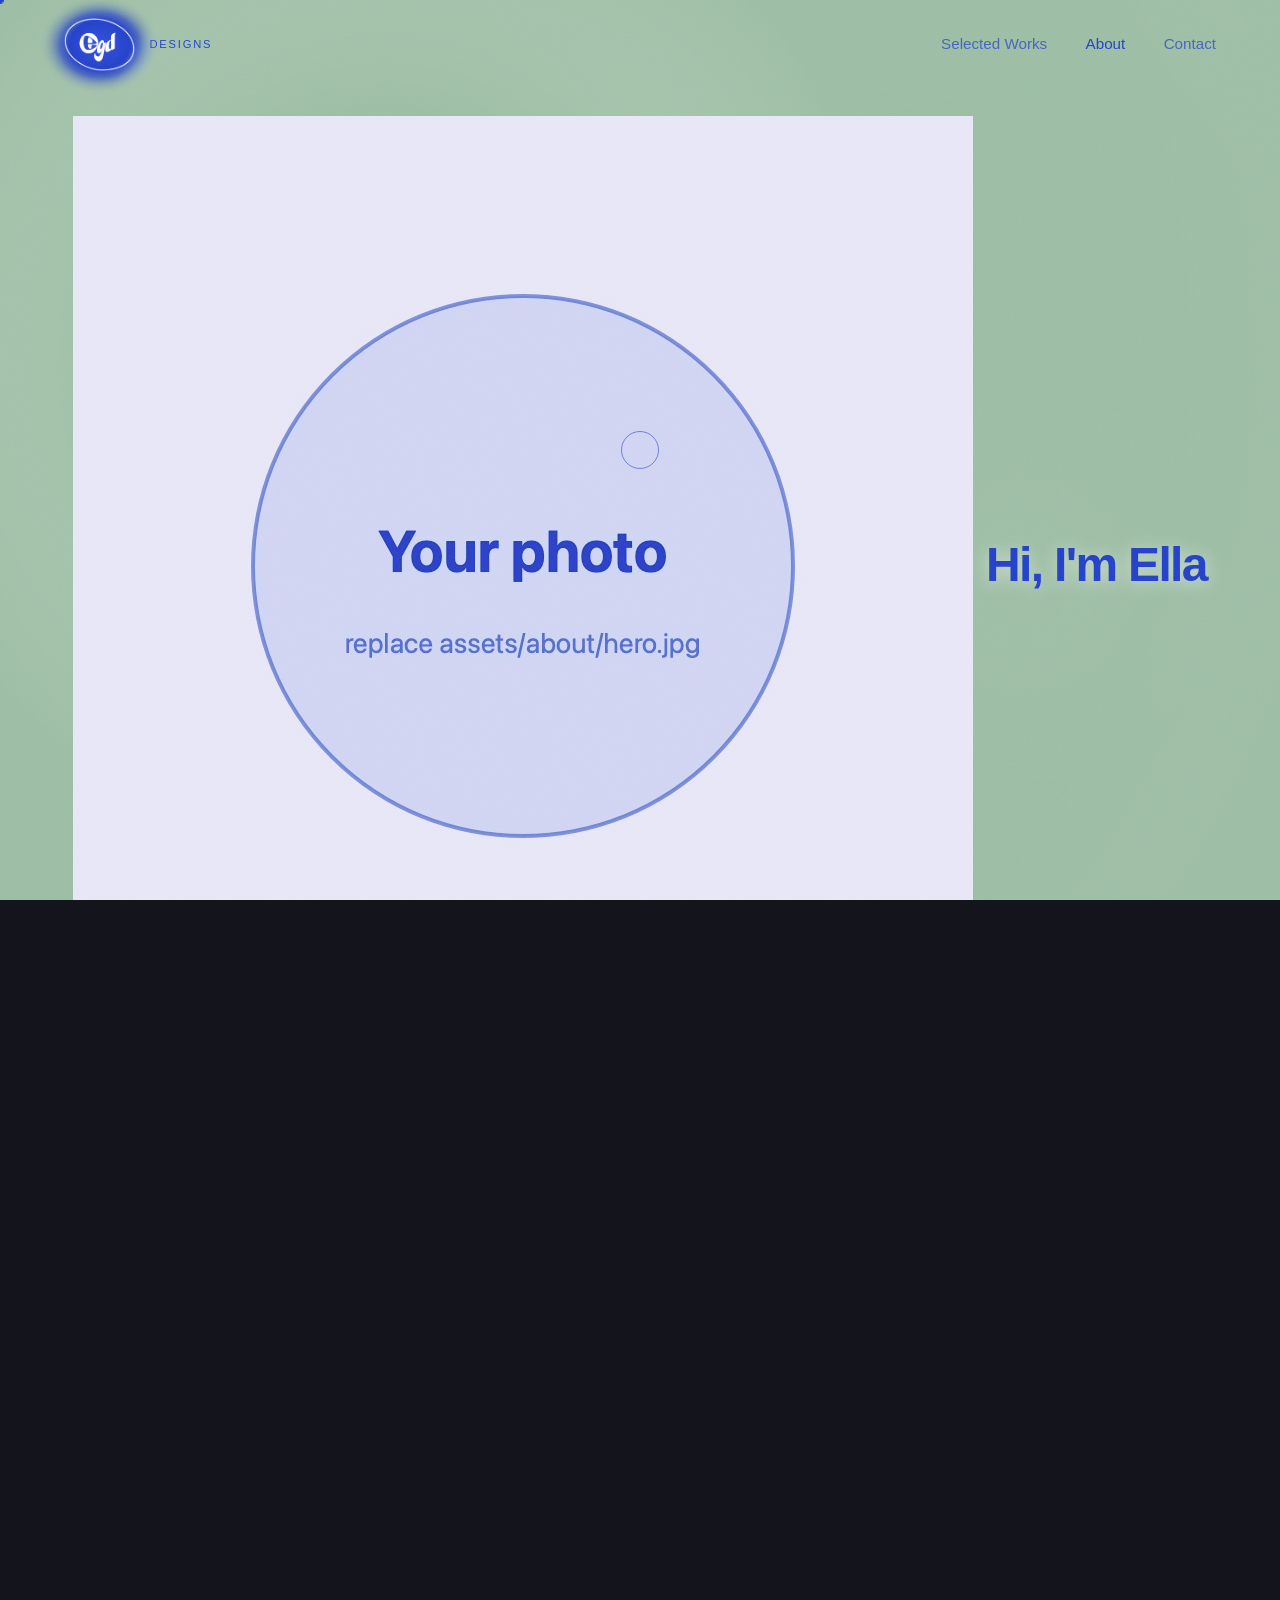
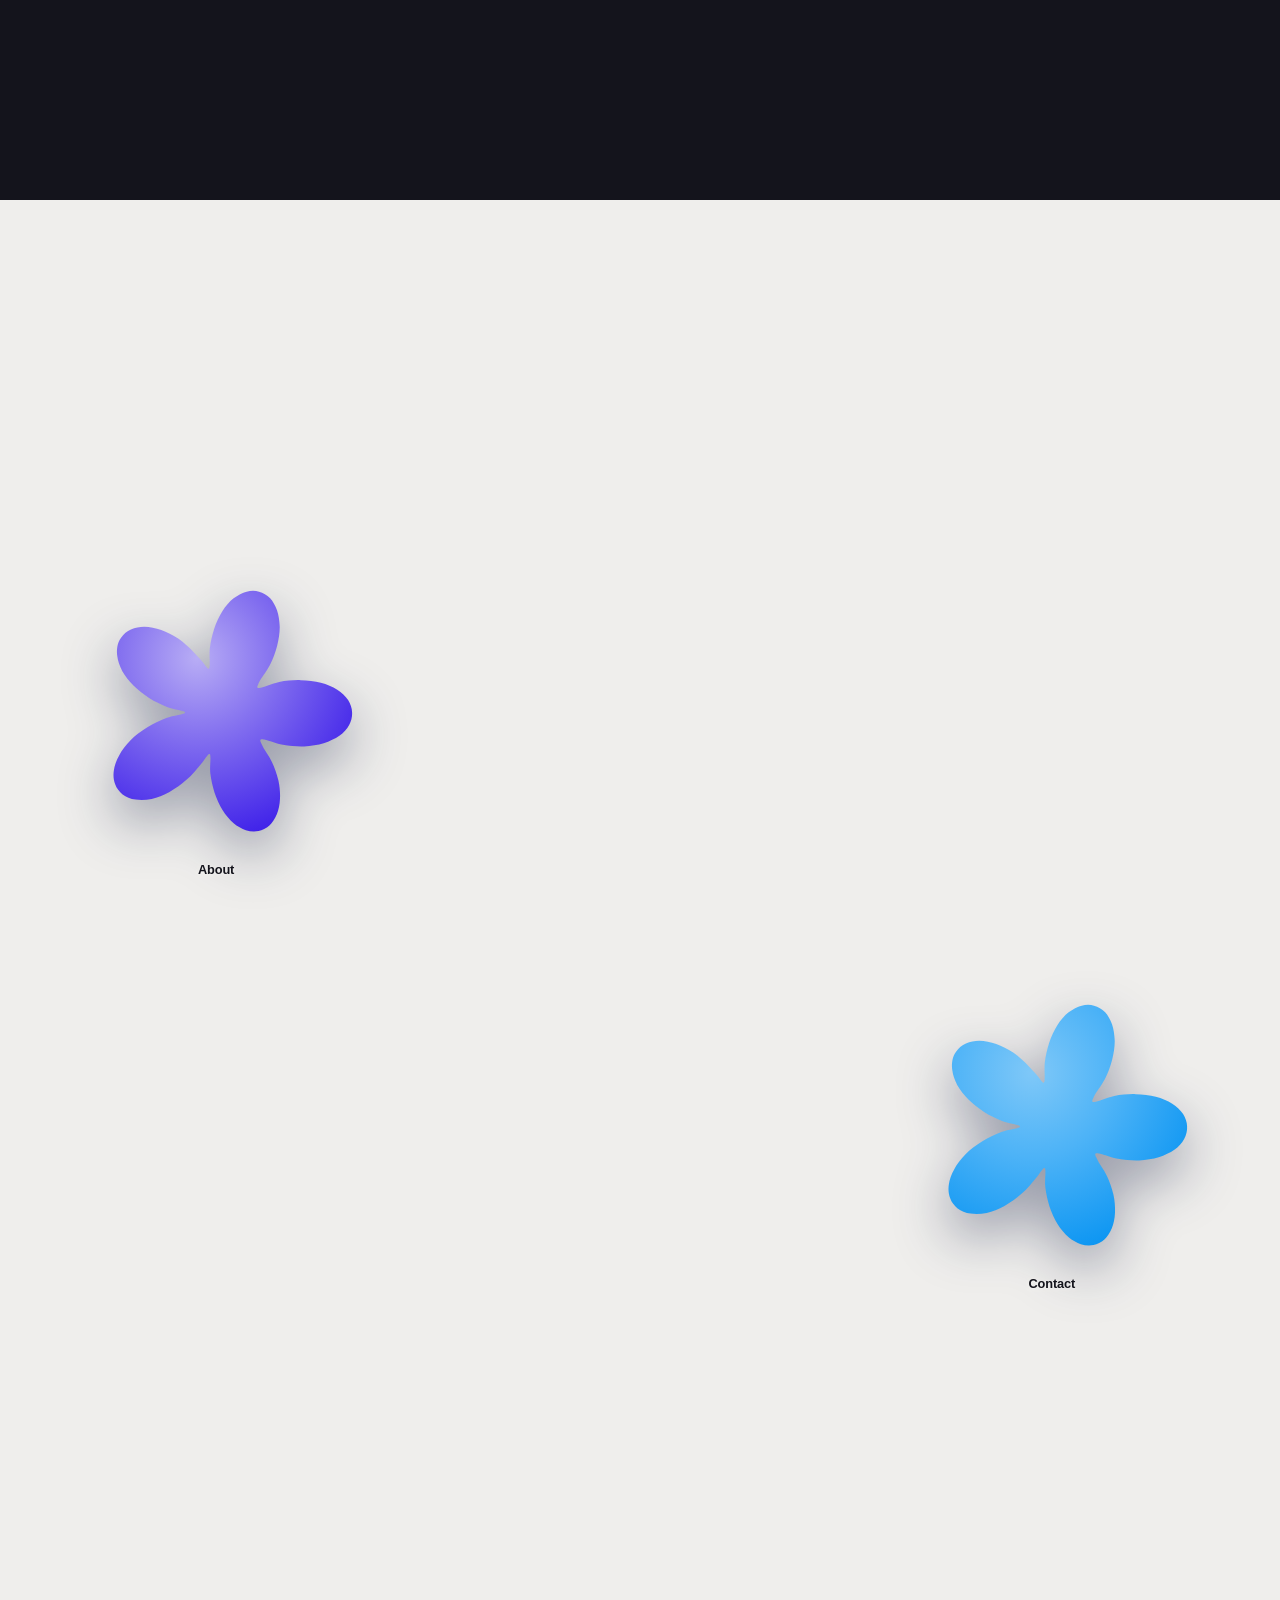
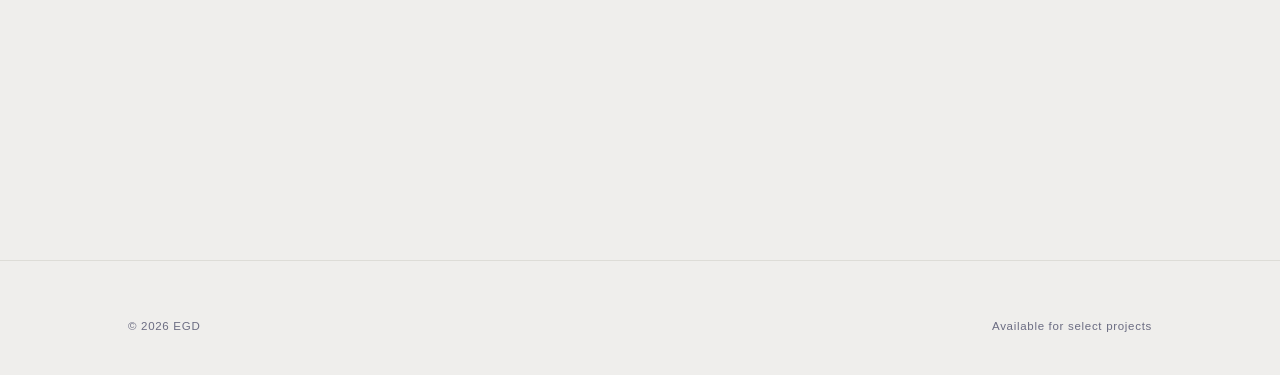
<file: meadow-ripple-green-demo.html>
<!DOCTYPE html>
<html lang="en">
<head>
<link rel="preconnect" href="https://api.fontshare.com">
<link rel="preconnect" href="https://cdn.fontshare.com" crossorigin>
<link href="https://api.fontshare.com/v2/css?f[]=cabinet-grotesk@1&amp;display=swap" rel="stylesheet">
<meta charset="UTF-8">
<meta name="viewport" content="width=device-width, initial-scale=1.0">
<title>EGD — Meadow Ripple, darker green (demo)</title>
<meta name="description" content="EGD home page with the Meadow Ripple background in a darker, more saturated green. Demo only — not linked from site nav.">
<link rel="stylesheet" href="assets/style.css?v=211">
</head>
<body>
  <div class="grain" aria-hidden="true"></div>
  <div class="page-transition" aria-hidden="true"><span class="pt-mark">EGD</span></div>

  <svg width="0" height="0" aria-hidden="true" focusable="false" style="position:absolute">
    <defs>
      <path id="flower-path" d="M98.9,50.0C99.0,51.6 98.6,53.2 97.8,54.7C97.0,56.2 95.7,57.6 94.1,58.8C92.5,59.9 90.4,60.9 88.2,61.6C86.0,62.2 83.4,62.7 80.8,62.8C78.2,62.9 75.4,62.6 72.8,62.2C70.1,61.7 66.4,60.1 65.1,60.1C63.7,60.1 64.3,60.8 64.9,62.2C65.4,63.6 67.6,66.4 68.6,68.6C69.7,70.9 70.5,73.3 71.1,75.7C71.6,78.0 71.8,80.4 71.7,82.5C71.6,84.6 71.2,86.7 70.5,88.4C69.8,90.1 68.8,91.6 67.7,92.6C66.5,93.7 65.0,94.4 63.6,94.7C62.1,95.0 60.4,94.9 58.8,94.4C57.3,93.9 55.6,93.0 54.1,91.7C52.6,90.4 51.2,88.7 50.0,86.8C48.8,84.9 47.8,82.6 47.0,80.3C46.3,78.0 45.7,75.3 45.4,72.9C45.1,70.5 45.8,66.3 45.2,65.7C44.6,65.2 43.4,67.8 41.9,69.4C40.5,71.1 38.4,73.7 36.4,75.4C34.4,77.2 32.1,78.8 30.0,80.0C27.8,81.2 25.4,82.1 23.3,82.6C21.2,83.0 19.0,83.1 17.2,82.8C15.3,82.6 13.6,81.9 12.3,80.9C11.1,79.9 10.0,78.6 9.5,77.1C8.9,75.6 8.7,73.8 9.0,71.9C9.2,70.1 9.9,68.1 11.0,66.2C12.0,64.3 13.5,62.3 15.3,60.5C17.0,58.8 19.2,57.1 21.5,55.7C23.8,54.3 26.4,53.0 28.8,52.1C31.2,51.1 35.9,50.7 35.9,50.0C36.0,49.3 31.5,48.9 29.3,48.0C27.0,47.0 24.5,45.9 22.3,44.5C20.2,43.1 18.1,41.5 16.4,39.8C14.7,38.1 13.2,36.2 12.2,34.4C11.2,32.5 10.5,30.5 10.3,28.8C10.0,27.0 10.2,25.2 10.7,23.7C11.2,22.3 12.2,20.9 13.4,19.9C14.6,19.0 16.2,18.2 17.9,17.9C19.6,17.6 21.7,17.6 23.7,18.0C25.8,18.4 28.0,19.2 30.1,20.3C32.2,21.3 34.4,22.8 36.3,24.5C38.3,26.1 40.3,28.5 41.7,30.0C43.2,31.5 44.4,34.0 44.9,33.4C45.5,32.7 44.9,28.4 45.2,25.9C45.5,23.4 46.1,20.7 46.9,18.3C47.7,15.9 48.8,13.6 50.0,11.7C51.2,9.8 52.7,8.1 54.2,6.9C55.8,5.7 57.5,4.8 59.1,4.4C60.7,3.9 62.4,3.9 63.8,4.4C65.3,4.8 66.8,5.6 67.9,6.8C69.0,8.0 70.0,9.7 70.6,11.5C71.2,13.3 71.5,15.5 71.6,17.7C71.6,20.0 71.2,22.5 70.6,24.9C70.0,27.3 69.0,29.8 67.9,32.1C66.7,34.4 64.5,37.2 63.8,38.6C63.2,40.1 62.6,40.8 63.8,40.8C65.1,40.7 68.8,39.0 71.4,38.5C74.1,38.0 76.9,37.7 79.5,37.8C82.1,37.8 84.8,38.1 87.1,38.8C89.4,39.4 91.5,40.3 93.3,41.4C95.0,42.5 96.4,43.9 97.4,45.3C98.3,46.8 98.9,48.4 98.9,50.0Z"/>
      <radialGradient id="fg-teal" cx="35%" cy="28%" r="78%">
        <stop offset="0%" stop-color="#9EE6DB"/><stop offset="45%" stop-color="#5FDDCA"/>
        <stop offset="100%" stop-color="#22C3AB"/>
      </radialGradient>
      <radialGradient id="fg-violet" cx="35%" cy="28%" r="78%">
        <stop offset="0%" stop-color="#B8ADF5"/><stop offset="45%" stop-color="#806CEF"/>
        <stop offset="100%" stop-color="#3E20E9"/>
      </radialGradient>
      <radialGradient id="fg-azure" cx="35%" cy="28%" r="78%">
        <stop offset="0%" stop-color="#7FC8F8"/><stop offset="45%" stop-color="#4DB3F7"/>
        <stop offset="100%" stop-color="#0B95F2"/>
      </radialGradient>
      <clipPath id="flower-clip" clipPathUnits="objectBoundingBox">
        <use href="#flower-path" transform="scale(0.01)"/>
      </clipPath>
    </defs>
  </svg>

  <header class="site-header">
    <div class="brand-lockup">
      <a class="brand magnetic" href="index.html" data-strength="0.4" aria-label="EGD Designs — home">
        <span class="brand-glow" aria-hidden="true"></span>
        <img class="brand-logo" src="assets/egd-logo.png" alt="EGD" width="640" height="475">
      </a>
      <span class="brand-role">Designs</span>
    </div>
    <button class="nav-toggle" aria-label="Toggle menu" aria-expanded="false"><span></span><span></span><span></span></button>
    <nav class="nav" id="nav">
      <a href="work.html">Selected Works</a>
      <a href="index.html" class="active">About</a>
      <a href="contact.html">Contact</a>
    </nav>
  </header>

  <div class="field-wrap">
    <div class="field-bg" aria-hidden="true"><canvas id="field-canvas"></canvas></div>

    <div class="intro-row">
      <div class="intro-hero">
        <div class="intro-portrait" aria-hidden="true">
          <img src="assets/about/hero.jpg" alt="" loading="eager" fetchpriority="high">
        </div>
        <p class="carousel-intro">
          <span class="intro-word">Hi,</span> <span class="intro-word">I'm</span> <span class="intro-word">Ella</span>
        </p>
      </div>
      <div class="about-line" aria-hidden="true">
        <p class="about-line-text"><span class="about-me-typed"></span><span class="about-me-caret"></span></p>
        <span class="about-strip">
          <img src="assets/about/2-surf.jpg?v=2" alt="" loading="eager">
          <img src="assets/about/3-hike.jpg" alt="" loading="eager">
          <img src="assets/about/4-box.svg" alt="" loading="eager">
        </span>
      </div>
      <p class="about-copy-line" aria-hidden="true"><span id="about-typed-2"></span><span id="about-caret-2" class="about-me-caret"></span></p>
      <p class="about-copy-line" aria-hidden="true"><span id="about-typed-3"></span><span id="about-caret-3" class="about-me-caret"></span></p>
      <div class="intro-cta">
        <a class="bubble bubble--teal intro-work-bubble" href="work.html" aria-label="Selected Works">
          <svg class="flower" viewBox="0 0 100 100" aria-hidden="true"><use href="#flower-path" fill="url(#fg-teal)"/></svg>
          <span class="bubble-label">Selected Works <span class="arrow">↗</span></span>
        </a>
      </div>
      <span class="sr-only">Hi, I'm Ella. I try my hand at many things: surfing, hiking and boxing. But my biggest passion is design, hence why I created EGD Designs — a place to showcase all of my work, from medical and accessibility design to woodworking and casting, all made in my London-based studio. Check out my work below.</span>
    </div>

    <section class="hero"></section>

    <section class="bubbles" aria-label="Explore">
      <div class="bubbles-content">
        <nav class="bubble-col" aria-label="Explore EGD">
          <div class="bubble-row left">
            <a class="bubble bubble--violet" href="index.html" aria-label="About">
              <svg class="flower" viewBox="0 0 100 100" aria-hidden="true"><use href="#flower-path" fill="url(#fg-violet)"/></svg>
              <span class="bubble-label">About <span class="arrow">↗</span></span>
            </a>
          </div>
          <div class="bubble-row right">
            <a class="bubble bubble--azure" href="contact.html" aria-label="Contact">
              <svg class="flower" viewBox="0 0 100 100" aria-hidden="true"><use href="#flower-path" fill="url(#fg-azure)"/></svg>
              <span class="bubble-label">Contact <span class="arrow">↗</span></span>
            </a>
          </div>
        </nav>
      </div>
    </section>

    <section class="carousel" aria-label="Selected work and process">
      <div class="carousel-stage" id="carousel-stage" tabindex="0" role="group"
           aria-roledescription="carousel" aria-label="Photos — drag or use arrow keys to rotate">
        <div class="carousel-ring" id="carousel-ring"></div>
      </div>
      <p class="carousel-hint" aria-hidden="true">Drag to explore ↔</p>
    </section>
  </div><!-- /.field-wrap -->

  <img class="surfer-cursor" src="assets/surfer.png?v=3" alt="" aria-hidden="true" draggable="false">

  <footer class="site-footer">
    <div class="wrap">
      <div class="footer-bottom">
        <span>&copy; <span id="yr"></span> EGD</span>
        <span>Available for select projects</span>
      </div>
    </div>
  </footer>

  <script src="assets/effect-meadow-ripple-green.js?v=1"></script>
  <script src="assets/app.js?v=65"></script>
</body>
</html>
</file>
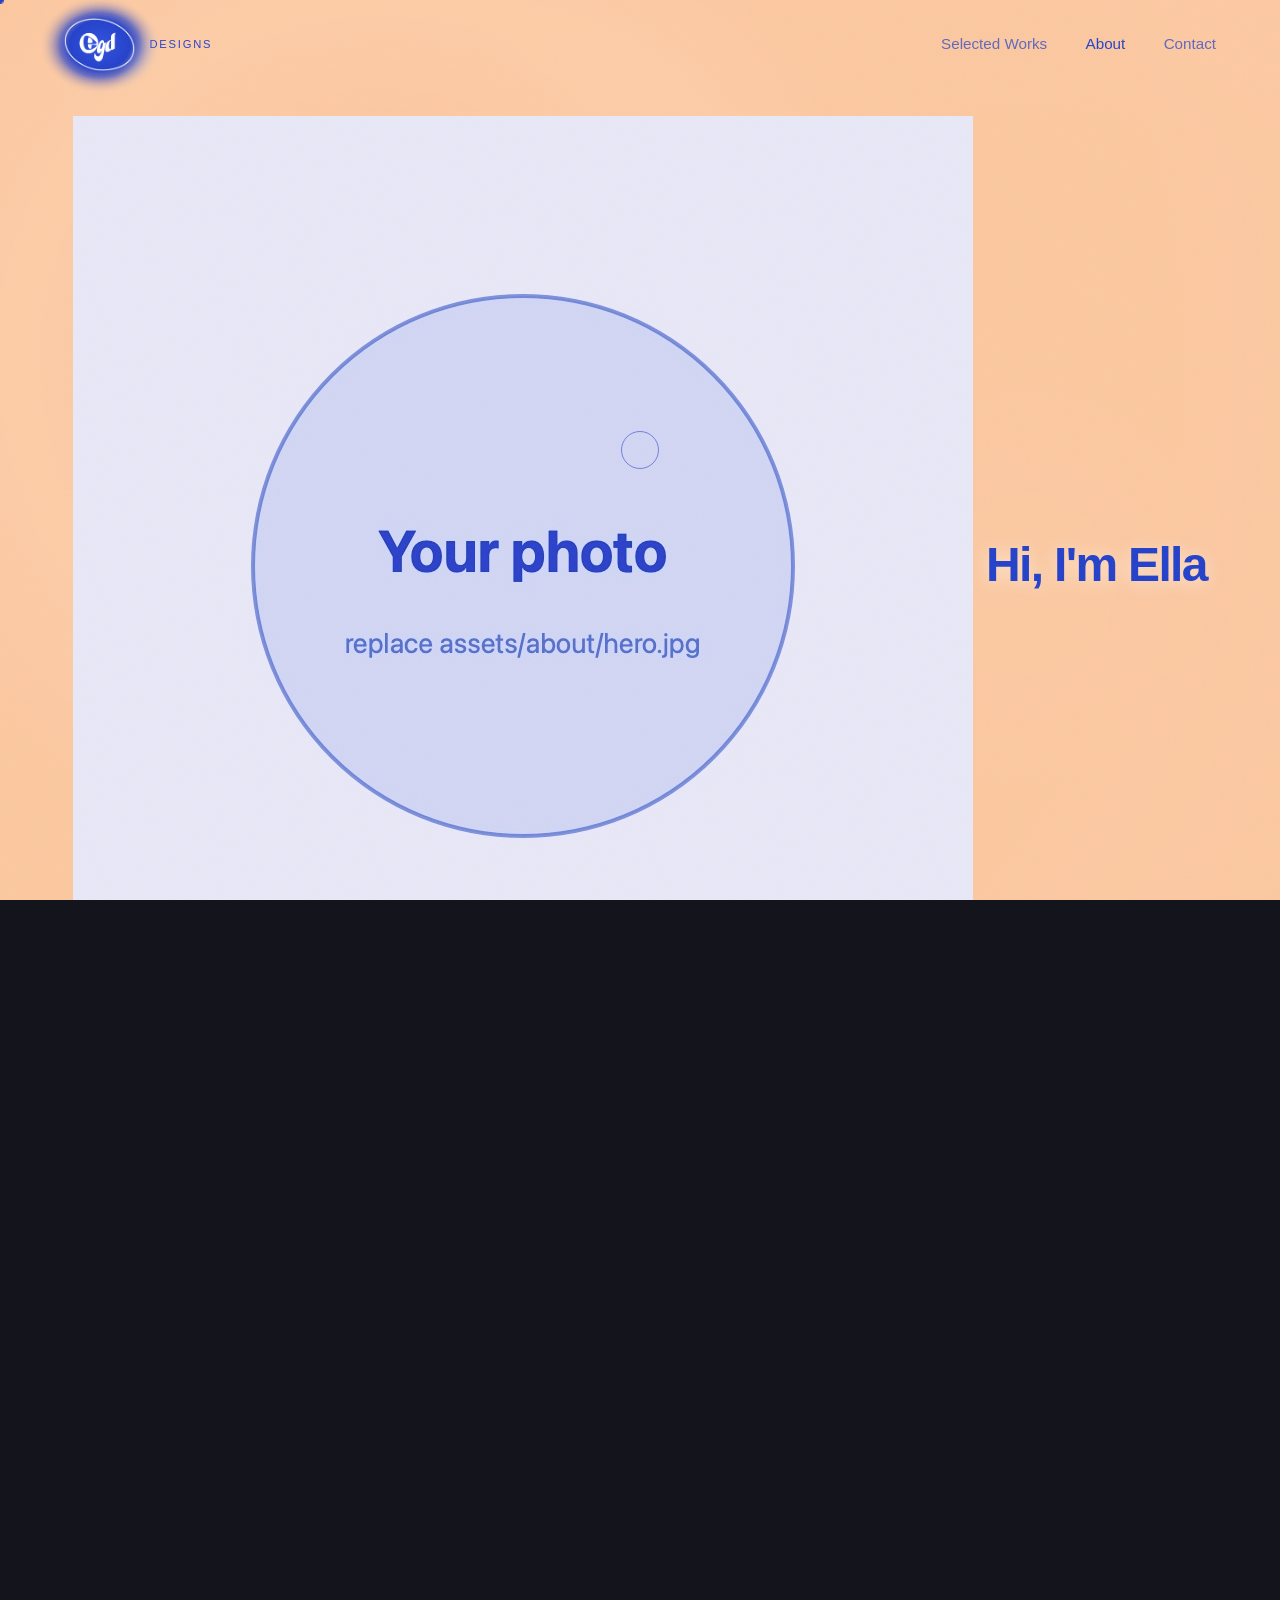
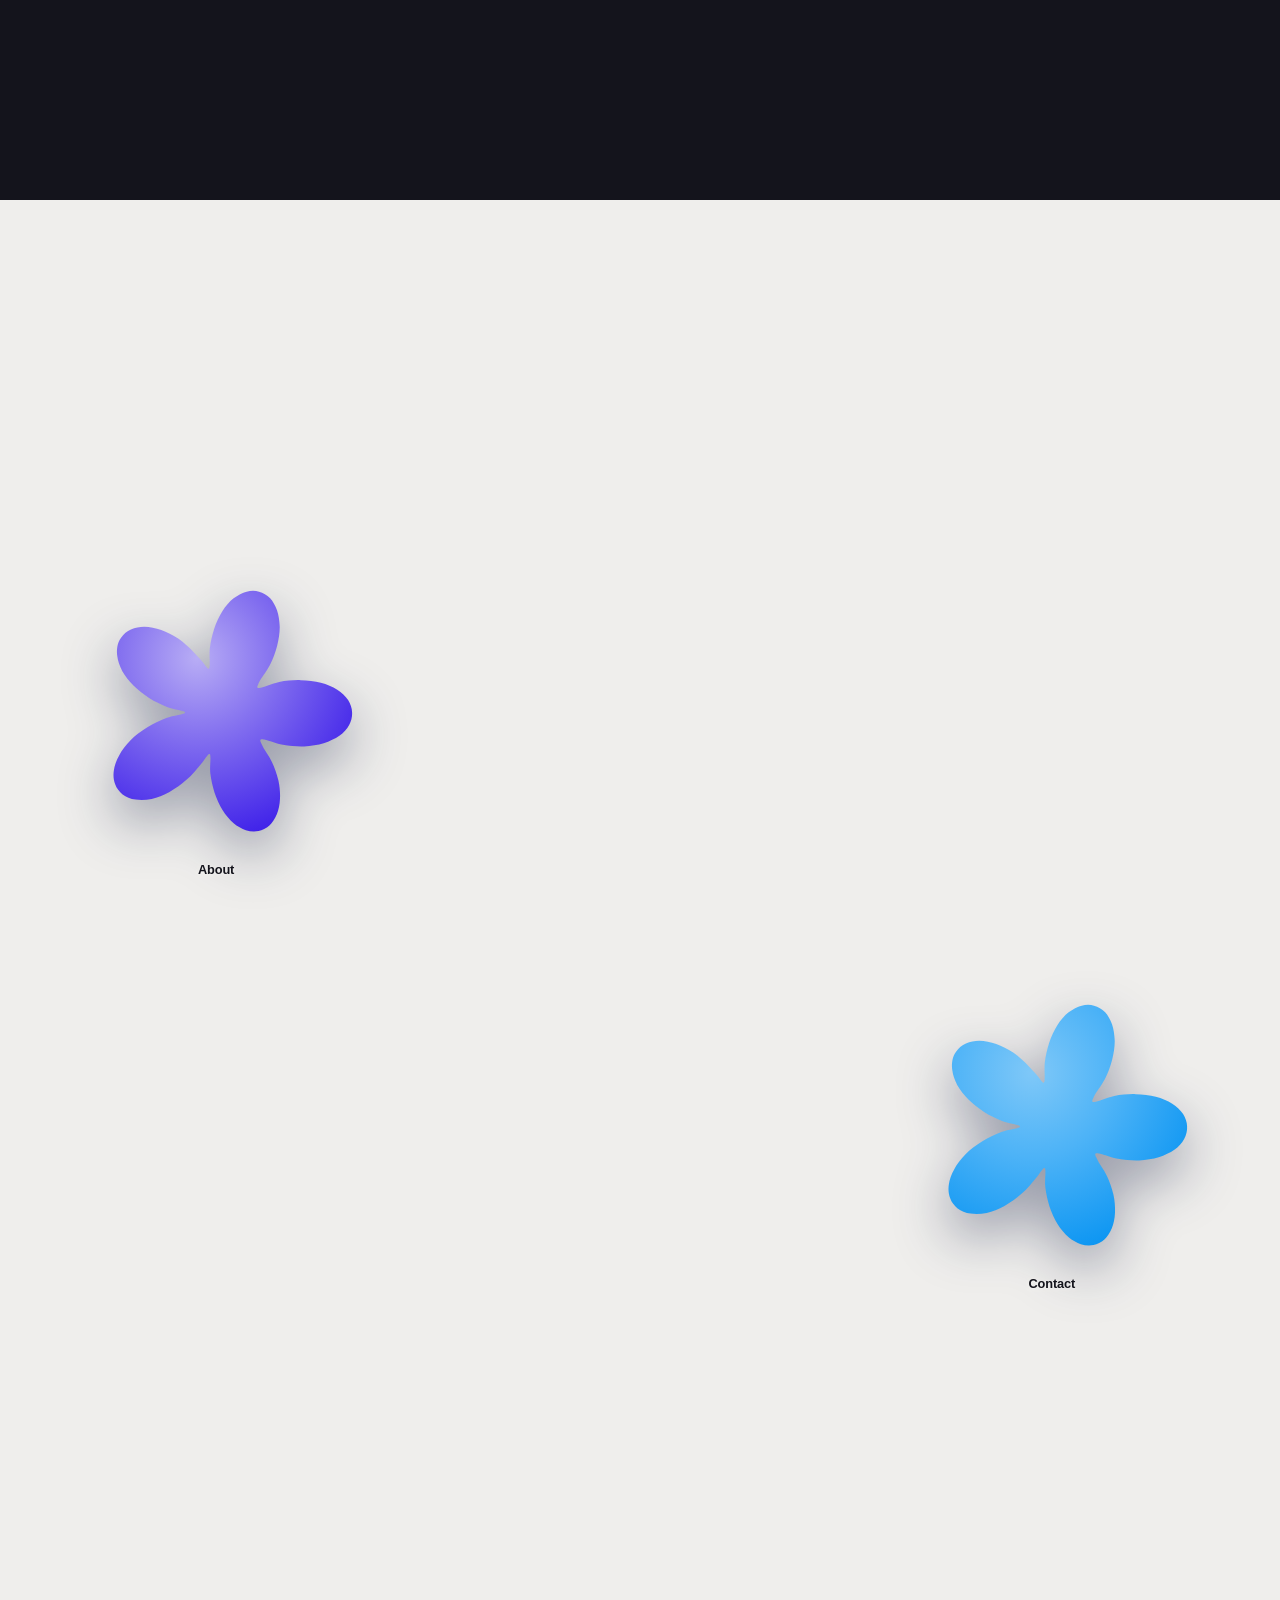
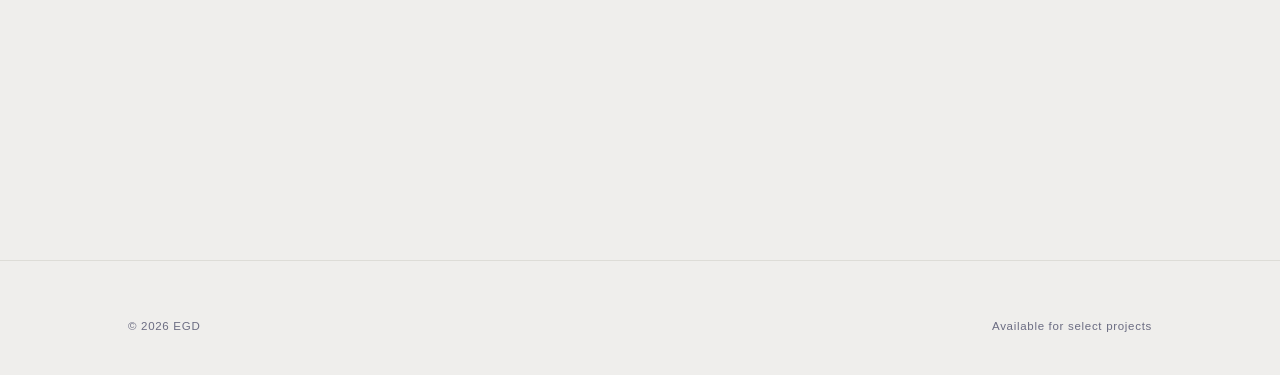
<file: meadow-ripple-orange-demo.html>
<!DOCTYPE html>
<html lang="en">
<head>
<link rel="preconnect" href="https://api.fontshare.com">
<link rel="preconnect" href="https://cdn.fontshare.com" crossorigin>
<link href="https://api.fontshare.com/v2/css?f[]=cabinet-grotesk@1&amp;display=swap" rel="stylesheet">
<meta charset="UTF-8">
<meta name="viewport" content="width=device-width, initial-scale=1.0">
<title>EGD — Meadow Ripple, orange (demo)</title>
<meta name="description" content="EGD home page with the Meadow Ripple background in a light warm orange. Demo only — not linked from site nav.">
<link rel="stylesheet" href="assets/style.css?v=211">
</head>
<body>
  <div class="grain" aria-hidden="true"></div>
  <div class="page-transition" aria-hidden="true"><span class="pt-mark">EGD</span></div>

  <svg width="0" height="0" aria-hidden="true" focusable="false" style="position:absolute">
    <defs>
      <path id="flower-path" d="M98.9,50.0C99.0,51.6 98.6,53.2 97.8,54.7C97.0,56.2 95.7,57.6 94.1,58.8C92.5,59.9 90.4,60.9 88.2,61.6C86.0,62.2 83.4,62.7 80.8,62.8C78.2,62.9 75.4,62.6 72.8,62.2C70.1,61.7 66.4,60.1 65.1,60.1C63.7,60.1 64.3,60.8 64.9,62.2C65.4,63.6 67.6,66.4 68.6,68.6C69.7,70.9 70.5,73.3 71.1,75.7C71.6,78.0 71.8,80.4 71.7,82.5C71.6,84.6 71.2,86.7 70.5,88.4C69.8,90.1 68.8,91.6 67.7,92.6C66.5,93.7 65.0,94.4 63.6,94.7C62.1,95.0 60.4,94.9 58.8,94.4C57.3,93.9 55.6,93.0 54.1,91.7C52.6,90.4 51.2,88.7 50.0,86.8C48.8,84.9 47.8,82.6 47.0,80.3C46.3,78.0 45.7,75.3 45.4,72.9C45.1,70.5 45.8,66.3 45.2,65.7C44.6,65.2 43.4,67.8 41.9,69.4C40.5,71.1 38.4,73.7 36.4,75.4C34.4,77.2 32.1,78.8 30.0,80.0C27.8,81.2 25.4,82.1 23.3,82.6C21.2,83.0 19.0,83.1 17.2,82.8C15.3,82.6 13.6,81.9 12.3,80.9C11.1,79.9 10.0,78.6 9.5,77.1C8.9,75.6 8.7,73.8 9.0,71.9C9.2,70.1 9.9,68.1 11.0,66.2C12.0,64.3 13.5,62.3 15.3,60.5C17.0,58.8 19.2,57.1 21.5,55.7C23.8,54.3 26.4,53.0 28.8,52.1C31.2,51.1 35.9,50.7 35.9,50.0C36.0,49.3 31.5,48.9 29.3,48.0C27.0,47.0 24.5,45.9 22.3,44.5C20.2,43.1 18.1,41.5 16.4,39.8C14.7,38.1 13.2,36.2 12.2,34.4C11.2,32.5 10.5,30.5 10.3,28.8C10.0,27.0 10.2,25.2 10.7,23.7C11.2,22.3 12.2,20.9 13.4,19.9C14.6,19.0 16.2,18.2 17.9,17.9C19.6,17.6 21.7,17.6 23.7,18.0C25.8,18.4 28.0,19.2 30.1,20.3C32.2,21.3 34.4,22.8 36.3,24.5C38.3,26.1 40.3,28.5 41.7,30.0C43.2,31.5 44.4,34.0 44.9,33.4C45.5,32.7 44.9,28.4 45.2,25.9C45.5,23.4 46.1,20.7 46.9,18.3C47.7,15.9 48.8,13.6 50.0,11.7C51.2,9.8 52.7,8.1 54.2,6.9C55.8,5.7 57.5,4.8 59.1,4.4C60.7,3.9 62.4,3.9 63.8,4.4C65.3,4.8 66.8,5.6 67.9,6.8C69.0,8.0 70.0,9.7 70.6,11.5C71.2,13.3 71.5,15.5 71.6,17.7C71.6,20.0 71.2,22.5 70.6,24.9C70.0,27.3 69.0,29.8 67.9,32.1C66.7,34.4 64.5,37.2 63.8,38.6C63.2,40.1 62.6,40.8 63.8,40.8C65.1,40.7 68.8,39.0 71.4,38.5C74.1,38.0 76.9,37.7 79.5,37.8C82.1,37.8 84.8,38.1 87.1,38.8C89.4,39.4 91.5,40.3 93.3,41.4C95.0,42.5 96.4,43.9 97.4,45.3C98.3,46.8 98.9,48.4 98.9,50.0Z"/>
      <radialGradient id="fg-teal" cx="35%" cy="28%" r="78%">
        <stop offset="0%" stop-color="#9EE6DB"/><stop offset="45%" stop-color="#5FDDCA"/>
        <stop offset="100%" stop-color="#22C3AB"/>
      </radialGradient>
      <radialGradient id="fg-violet" cx="35%" cy="28%" r="78%">
        <stop offset="0%" stop-color="#B8ADF5"/><stop offset="45%" stop-color="#806CEF"/>
        <stop offset="100%" stop-color="#3E20E9"/>
      </radialGradient>
      <radialGradient id="fg-azure" cx="35%" cy="28%" r="78%">
        <stop offset="0%" stop-color="#7FC8F8"/><stop offset="45%" stop-color="#4DB3F7"/>
        <stop offset="100%" stop-color="#0B95F2"/>
      </radialGradient>
      <clipPath id="flower-clip" clipPathUnits="objectBoundingBox">
        <use href="#flower-path" transform="scale(0.01)"/>
      </clipPath>
    </defs>
  </svg>

  <header class="site-header">
    <div class="brand-lockup">
      <a class="brand magnetic" href="index.html" data-strength="0.4" aria-label="EGD Designs — home">
        <span class="brand-glow" aria-hidden="true"></span>
        <img class="brand-logo" src="assets/egd-logo.png" alt="EGD" width="640" height="475">
      </a>
      <span class="brand-role">Designs</span>
    </div>
    <button class="nav-toggle" aria-label="Toggle menu" aria-expanded="false"><span></span><span></span><span></span></button>
    <nav class="nav" id="nav">
      <a href="work.html">Selected Works</a>
      <a href="index.html" class="active">About</a>
      <a href="contact.html">Contact</a>
    </nav>
  </header>

  <div class="field-wrap">
    <div class="field-bg" aria-hidden="true"><canvas id="field-canvas"></canvas></div>

    <div class="intro-row">
      <div class="intro-hero">
        <div class="intro-portrait" aria-hidden="true">
          <img src="assets/about/hero.jpg" alt="" loading="eager" fetchpriority="high">
        </div>
        <p class="carousel-intro">
          <span class="intro-word">Hi,</span> <span class="intro-word">I'm</span> <span class="intro-word">Ella</span>
        </p>
      </div>
      <div class="about-line" aria-hidden="true">
        <p class="about-line-text"><span class="about-me-typed"></span><span class="about-me-caret"></span></p>
        <span class="about-strip">
          <img src="assets/about/2-surf.jpg?v=2" alt="" loading="eager">
          <img src="assets/about/3-hike.jpg" alt="" loading="eager">
          <img src="assets/about/4-box.svg" alt="" loading="eager">
        </span>
      </div>
      <p class="about-copy-line" aria-hidden="true"><span id="about-typed-2"></span><span id="about-caret-2" class="about-me-caret"></span></p>
      <p class="about-copy-line" aria-hidden="true"><span id="about-typed-3"></span><span id="about-caret-3" class="about-me-caret"></span></p>
      <div class="intro-cta">
        <a class="bubble bubble--teal intro-work-bubble" href="work.html" aria-label="Selected Works">
          <svg class="flower" viewBox="0 0 100 100" aria-hidden="true"><use href="#flower-path" fill="url(#fg-teal)"/></svg>
          <span class="bubble-label">Selected Works <span class="arrow">↗</span></span>
        </a>
      </div>
      <span class="sr-only">Hi, I'm Ella. I try my hand at many things: surfing, hiking and boxing. But my biggest passion is design, hence why I created EGD Designs — a place to showcase all of my work, from medical and accessibility design to woodworking and casting, all made in my London-based studio. Check out my work below.</span>
    </div>

    <section class="hero"></section>

    <section class="bubbles" aria-label="Explore">
      <div class="bubbles-content">
        <nav class="bubble-col" aria-label="Explore EGD">
          <div class="bubble-row left">
            <a class="bubble bubble--violet" href="index.html" aria-label="About">
              <svg class="flower" viewBox="0 0 100 100" aria-hidden="true"><use href="#flower-path" fill="url(#fg-violet)"/></svg>
              <span class="bubble-label">About <span class="arrow">↗</span></span>
            </a>
          </div>
          <div class="bubble-row right">
            <a class="bubble bubble--azure" href="contact.html" aria-label="Contact">
              <svg class="flower" viewBox="0 0 100 100" aria-hidden="true"><use href="#flower-path" fill="url(#fg-azure)"/></svg>
              <span class="bubble-label">Contact <span class="arrow">↗</span></span>
            </a>
          </div>
        </nav>
      </div>
    </section>

    <section class="carousel" aria-label="Selected work and process">
      <div class="carousel-stage" id="carousel-stage" tabindex="0" role="group"
           aria-roledescription="carousel" aria-label="Photos — drag or use arrow keys to rotate">
        <div class="carousel-ring" id="carousel-ring"></div>
      </div>
      <p class="carousel-hint" aria-hidden="true">Drag to explore ↔</p>
    </section>
  </div><!-- /.field-wrap -->

  <img class="surfer-cursor" src="assets/surfer.png?v=3" alt="" aria-hidden="true" draggable="false">

  <footer class="site-footer">
    <div class="wrap">
      <div class="footer-bottom">
        <span>&copy; <span id="yr"></span> EGD</span>
        <span>Available for select projects</span>
      </div>
    </div>
  </footer>

  <script src="assets/effect-meadow-ripple-orange.js?v=1"></script>
  <script src="assets/app.js?v=65"></script>
</body>
</html>
</file>
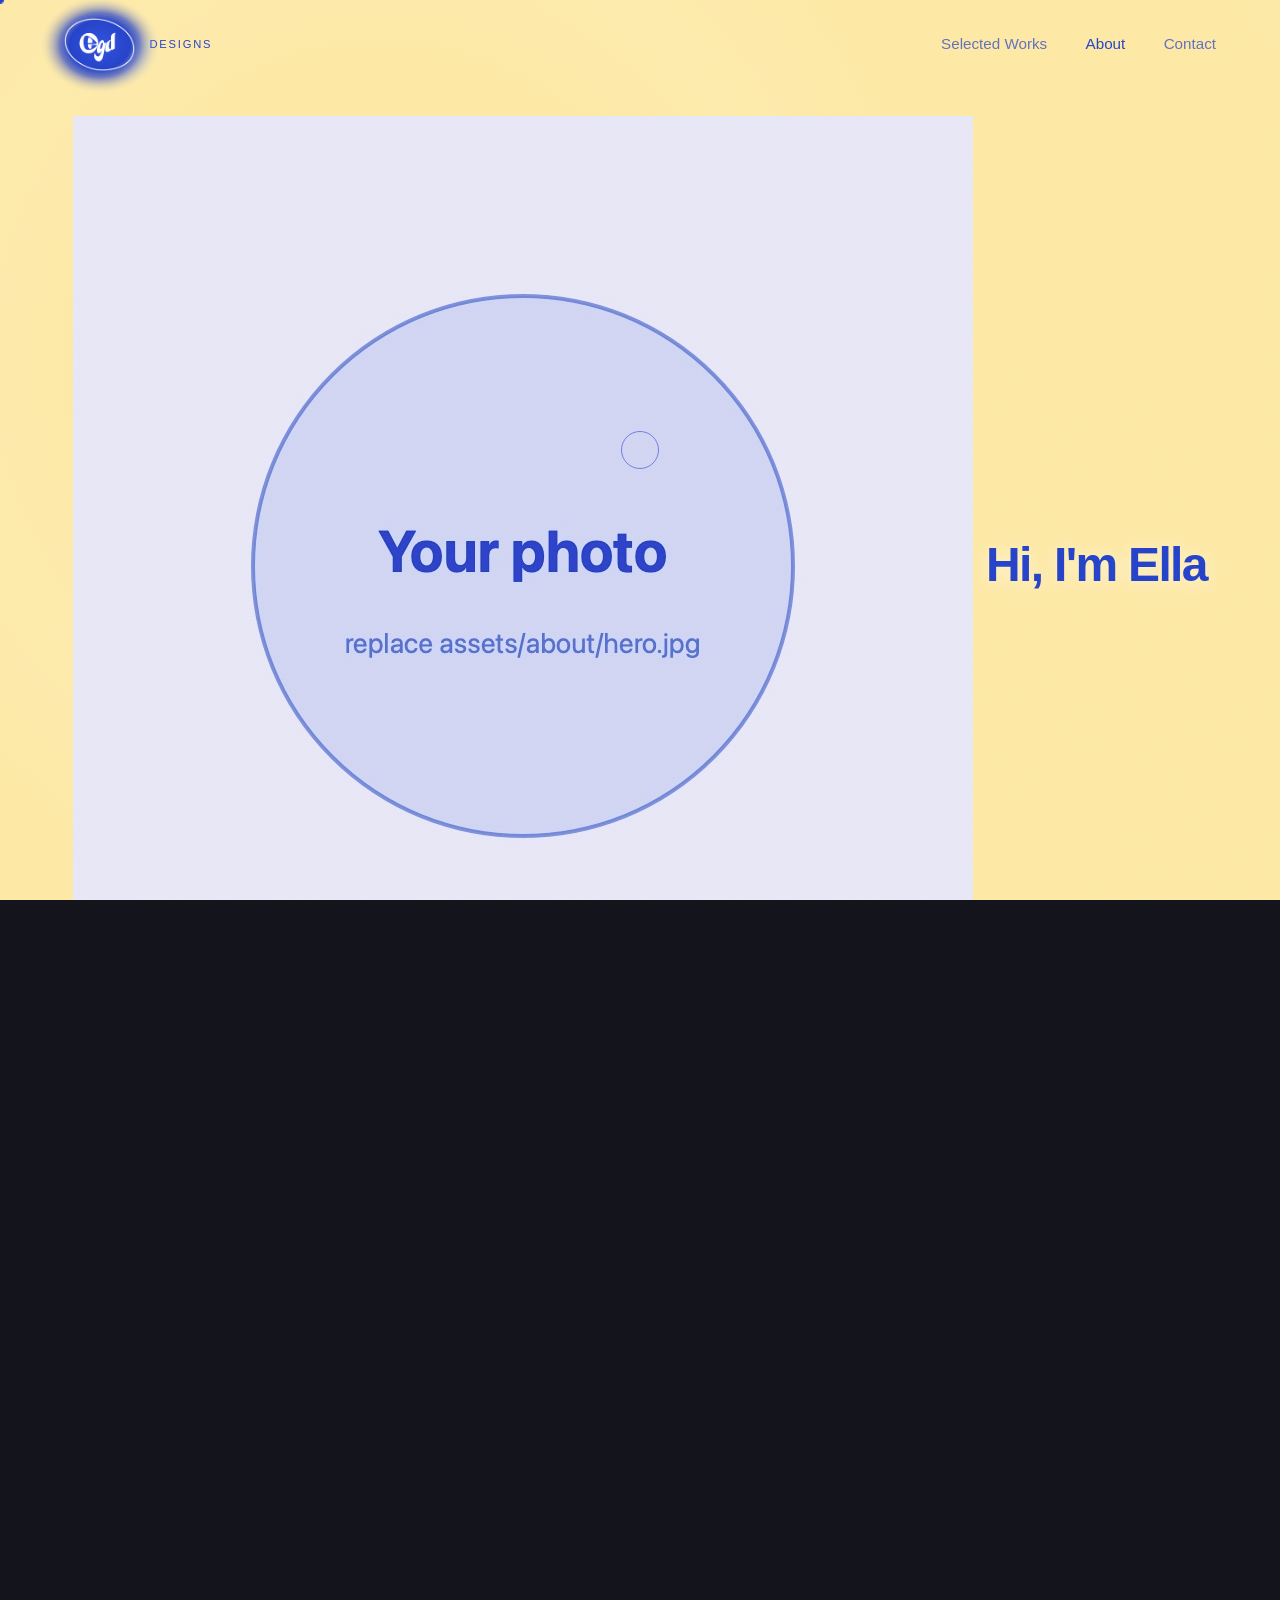
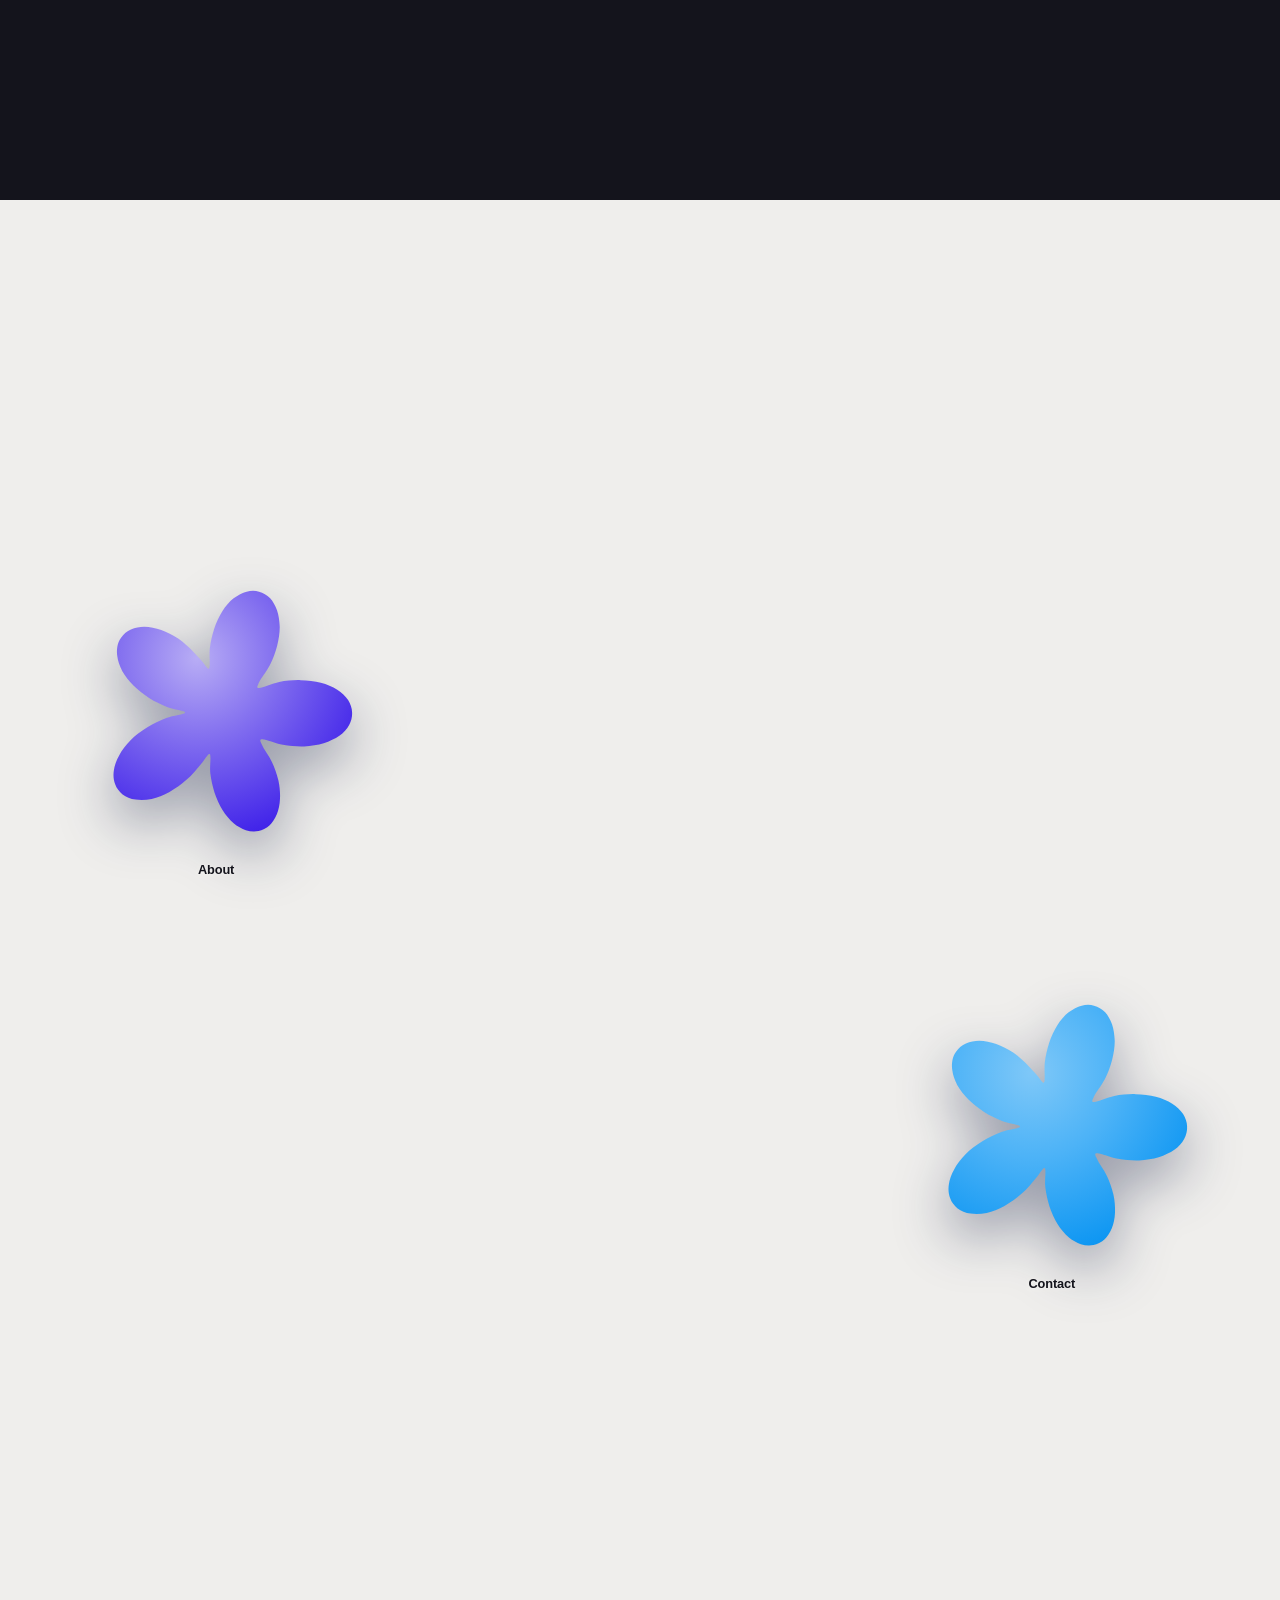
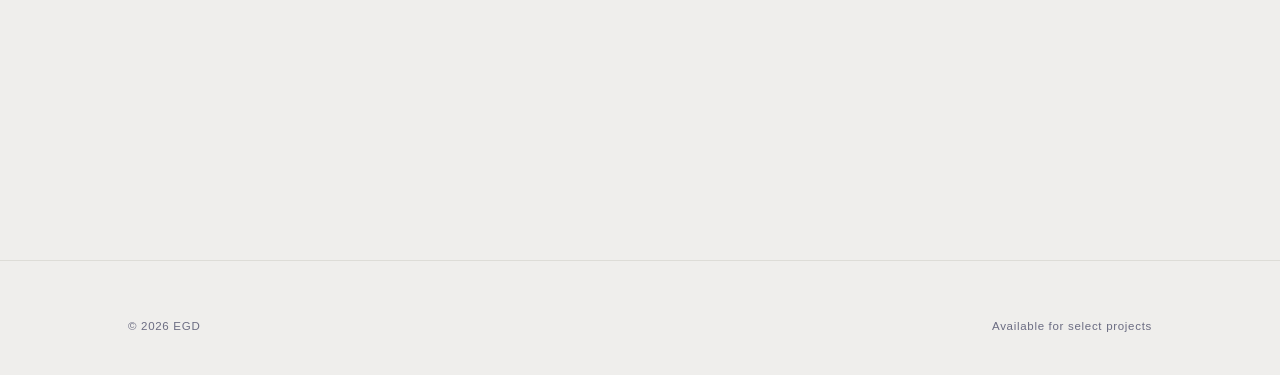
<file: meadow-ripple-yellow-demo.html>
<!DOCTYPE html>
<html lang="en">
<head>
<link rel="preconnect" href="https://api.fontshare.com">
<link rel="preconnect" href="https://cdn.fontshare.com" crossorigin>
<link href="https://api.fontshare.com/v2/css?f[]=cabinet-grotesk@1&amp;display=swap" rel="stylesheet">
<meta charset="UTF-8">
<meta name="viewport" content="width=device-width, initial-scale=1.0">
<title>EGD — Meadow Ripple, yellow (demo)</title>
<meta name="description" content="EGD home page with the Meadow Ripple background in a light warm yellow. Demo only — not linked from site nav.">
<link rel="stylesheet" href="assets/style.css?v=211">
</head>
<body>
  <div class="grain" aria-hidden="true"></div>
  <div class="page-transition" aria-hidden="true"><span class="pt-mark">EGD</span></div>

  <svg width="0" height="0" aria-hidden="true" focusable="false" style="position:absolute">
    <defs>
      <path id="flower-path" d="M98.9,50.0C99.0,51.6 98.6,53.2 97.8,54.7C97.0,56.2 95.7,57.6 94.1,58.8C92.5,59.9 90.4,60.9 88.2,61.6C86.0,62.2 83.4,62.7 80.8,62.8C78.2,62.9 75.4,62.6 72.8,62.2C70.1,61.7 66.4,60.1 65.1,60.1C63.7,60.1 64.3,60.8 64.9,62.2C65.4,63.6 67.6,66.4 68.6,68.6C69.7,70.9 70.5,73.3 71.1,75.7C71.6,78.0 71.8,80.4 71.7,82.5C71.6,84.6 71.2,86.7 70.5,88.4C69.8,90.1 68.8,91.6 67.7,92.6C66.5,93.7 65.0,94.4 63.6,94.7C62.1,95.0 60.4,94.9 58.8,94.4C57.3,93.9 55.6,93.0 54.1,91.7C52.6,90.4 51.2,88.7 50.0,86.8C48.8,84.9 47.8,82.6 47.0,80.3C46.3,78.0 45.7,75.3 45.4,72.9C45.1,70.5 45.8,66.3 45.2,65.7C44.6,65.2 43.4,67.8 41.9,69.4C40.5,71.1 38.4,73.7 36.4,75.4C34.4,77.2 32.1,78.8 30.0,80.0C27.8,81.2 25.4,82.1 23.3,82.6C21.2,83.0 19.0,83.1 17.2,82.8C15.3,82.6 13.6,81.9 12.3,80.9C11.1,79.9 10.0,78.6 9.5,77.1C8.9,75.6 8.7,73.8 9.0,71.9C9.2,70.1 9.9,68.1 11.0,66.2C12.0,64.3 13.5,62.3 15.3,60.5C17.0,58.8 19.2,57.1 21.5,55.7C23.8,54.3 26.4,53.0 28.8,52.1C31.2,51.1 35.9,50.7 35.9,50.0C36.0,49.3 31.5,48.9 29.3,48.0C27.0,47.0 24.5,45.9 22.3,44.5C20.2,43.1 18.1,41.5 16.4,39.8C14.7,38.1 13.2,36.2 12.2,34.4C11.2,32.5 10.5,30.5 10.3,28.8C10.0,27.0 10.2,25.2 10.7,23.7C11.2,22.3 12.2,20.9 13.4,19.9C14.6,19.0 16.2,18.2 17.9,17.9C19.6,17.6 21.7,17.6 23.7,18.0C25.8,18.4 28.0,19.2 30.1,20.3C32.2,21.3 34.4,22.8 36.3,24.5C38.3,26.1 40.3,28.5 41.7,30.0C43.2,31.5 44.4,34.0 44.9,33.4C45.5,32.7 44.9,28.4 45.2,25.9C45.5,23.4 46.1,20.7 46.9,18.3C47.7,15.9 48.8,13.6 50.0,11.7C51.2,9.8 52.7,8.1 54.2,6.9C55.8,5.7 57.5,4.8 59.1,4.4C60.7,3.9 62.4,3.9 63.8,4.4C65.3,4.8 66.8,5.6 67.9,6.8C69.0,8.0 70.0,9.7 70.6,11.5C71.2,13.3 71.5,15.5 71.6,17.7C71.6,20.0 71.2,22.5 70.6,24.9C70.0,27.3 69.0,29.8 67.9,32.1C66.7,34.4 64.5,37.2 63.8,38.6C63.2,40.1 62.6,40.8 63.8,40.8C65.1,40.7 68.8,39.0 71.4,38.5C74.1,38.0 76.9,37.7 79.5,37.8C82.1,37.8 84.8,38.1 87.1,38.8C89.4,39.4 91.5,40.3 93.3,41.4C95.0,42.5 96.4,43.9 97.4,45.3C98.3,46.8 98.9,48.4 98.9,50.0Z"/>
      <radialGradient id="fg-teal" cx="35%" cy="28%" r="78%">
        <stop offset="0%" stop-color="#9EE6DB"/><stop offset="45%" stop-color="#5FDDCA"/>
        <stop offset="100%" stop-color="#22C3AB"/>
      </radialGradient>
      <radialGradient id="fg-violet" cx="35%" cy="28%" r="78%">
        <stop offset="0%" stop-color="#B8ADF5"/><stop offset="45%" stop-color="#806CEF"/>
        <stop offset="100%" stop-color="#3E20E9"/>
      </radialGradient>
      <radialGradient id="fg-azure" cx="35%" cy="28%" r="78%">
        <stop offset="0%" stop-color="#7FC8F8"/><stop offset="45%" stop-color="#4DB3F7"/>
        <stop offset="100%" stop-color="#0B95F2"/>
      </radialGradient>
      <clipPath id="flower-clip" clipPathUnits="objectBoundingBox">
        <use href="#flower-path" transform="scale(0.01)"/>
      </clipPath>
    </defs>
  </svg>

  <header class="site-header">
    <div class="brand-lockup">
      <a class="brand magnetic" href="index.html" data-strength="0.4" aria-label="EGD Designs — home">
        <span class="brand-glow" aria-hidden="true"></span>
        <img class="brand-logo" src="assets/egd-logo.png" alt="EGD" width="640" height="475">
      </a>
      <span class="brand-role">Designs</span>
    </div>
    <button class="nav-toggle" aria-label="Toggle menu" aria-expanded="false"><span></span><span></span><span></span></button>
    <nav class="nav" id="nav">
      <a href="work.html">Selected Works</a>
      <a href="index.html" class="active">About</a>
      <a href="contact.html">Contact</a>
    </nav>
  </header>

  <div class="field-wrap">
    <div class="field-bg" aria-hidden="true"><canvas id="field-canvas"></canvas></div>

    <div class="intro-row">
      <div class="intro-hero">
        <div class="intro-portrait" aria-hidden="true">
          <img src="assets/about/hero.jpg" alt="" loading="eager" fetchpriority="high">
        </div>
        <p class="carousel-intro">
          <span class="intro-word">Hi,</span> <span class="intro-word">I'm</span> <span class="intro-word">Ella</span>
        </p>
      </div>
      <div class="about-line" aria-hidden="true">
        <p class="about-line-text"><span class="about-me-typed"></span><span class="about-me-caret"></span></p>
        <span class="about-strip">
          <img src="assets/about/2-surf.jpg?v=2" alt="" loading="eager">
          <img src="assets/about/3-hike.jpg" alt="" loading="eager">
          <img src="assets/about/4-box.svg" alt="" loading="eager">
        </span>
      </div>
      <p class="about-copy-line" aria-hidden="true"><span id="about-typed-2"></span><span id="about-caret-2" class="about-me-caret"></span></p>
      <p class="about-copy-line" aria-hidden="true"><span id="about-typed-3"></span><span id="about-caret-3" class="about-me-caret"></span></p>
      <div class="intro-cta">
        <a class="bubble bubble--teal intro-work-bubble" href="work.html" aria-label="Selected Works">
          <svg class="flower" viewBox="0 0 100 100" aria-hidden="true"><use href="#flower-path" fill="url(#fg-teal)"/></svg>
          <span class="bubble-label">Selected Works <span class="arrow">↗</span></span>
        </a>
      </div>
      <span class="sr-only">Hi, I'm Ella. I try my hand at many things: surfing, hiking and boxing. But my biggest passion is design, hence why I created EGD Designs — a place to showcase all of my work, from medical and accessibility design to woodworking and casting, all made in my London-based studio. Check out my work below.</span>
    </div>

    <section class="hero"></section>

    <section class="bubbles" aria-label="Explore">
      <div class="bubbles-content">
        <nav class="bubble-col" aria-label="Explore EGD">
          <div class="bubble-row left">
            <a class="bubble bubble--violet" href="index.html" aria-label="About">
              <svg class="flower" viewBox="0 0 100 100" aria-hidden="true"><use href="#flower-path" fill="url(#fg-violet)"/></svg>
              <span class="bubble-label">About <span class="arrow">↗</span></span>
            </a>
          </div>
          <div class="bubble-row right">
            <a class="bubble bubble--azure" href="contact.html" aria-label="Contact">
              <svg class="flower" viewBox="0 0 100 100" aria-hidden="true"><use href="#flower-path" fill="url(#fg-azure)"/></svg>
              <span class="bubble-label">Contact <span class="arrow">↗</span></span>
            </a>
          </div>
        </nav>
      </div>
    </section>

    <section class="carousel" aria-label="Selected work and process">
      <div class="carousel-stage" id="carousel-stage" tabindex="0" role="group"
           aria-roledescription="carousel" aria-label="Photos — drag or use arrow keys to rotate">
        <div class="carousel-ring" id="carousel-ring"></div>
      </div>
      <p class="carousel-hint" aria-hidden="true">Drag to explore ↔</p>
    </section>
  </div><!-- /.field-wrap -->

  <img class="surfer-cursor" src="assets/surfer.png?v=3" alt="" aria-hidden="true" draggable="false">

  <footer class="site-footer">
    <div class="wrap">
      <div class="footer-bottom">
        <span>&copy; <span id="yr"></span> EGD</span>
        <span>Available for select projects</span>
      </div>
    </div>
  </footer>

  <script src="assets/effect-meadow-ripple-yellow.js?v=1"></script>
  <script src="assets/app.js?v=65"></script>
</body>
</html>
</file>
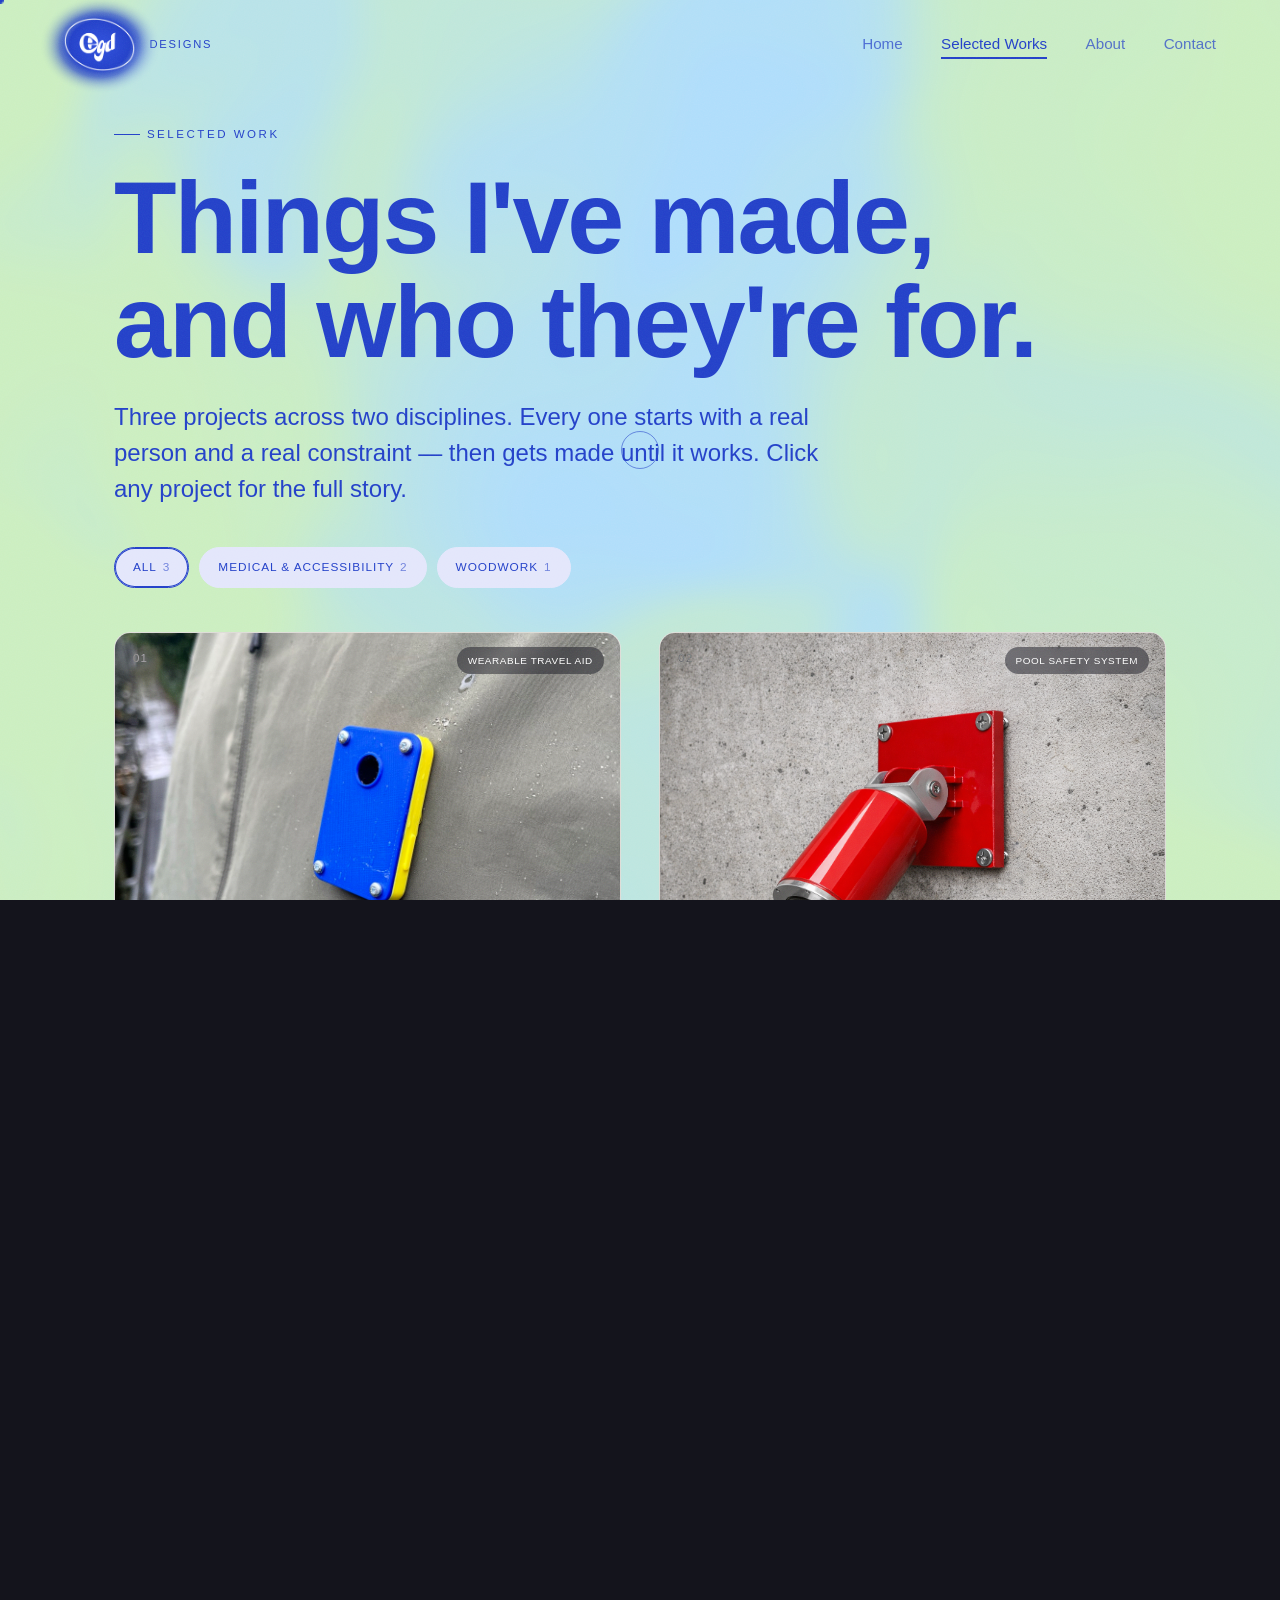
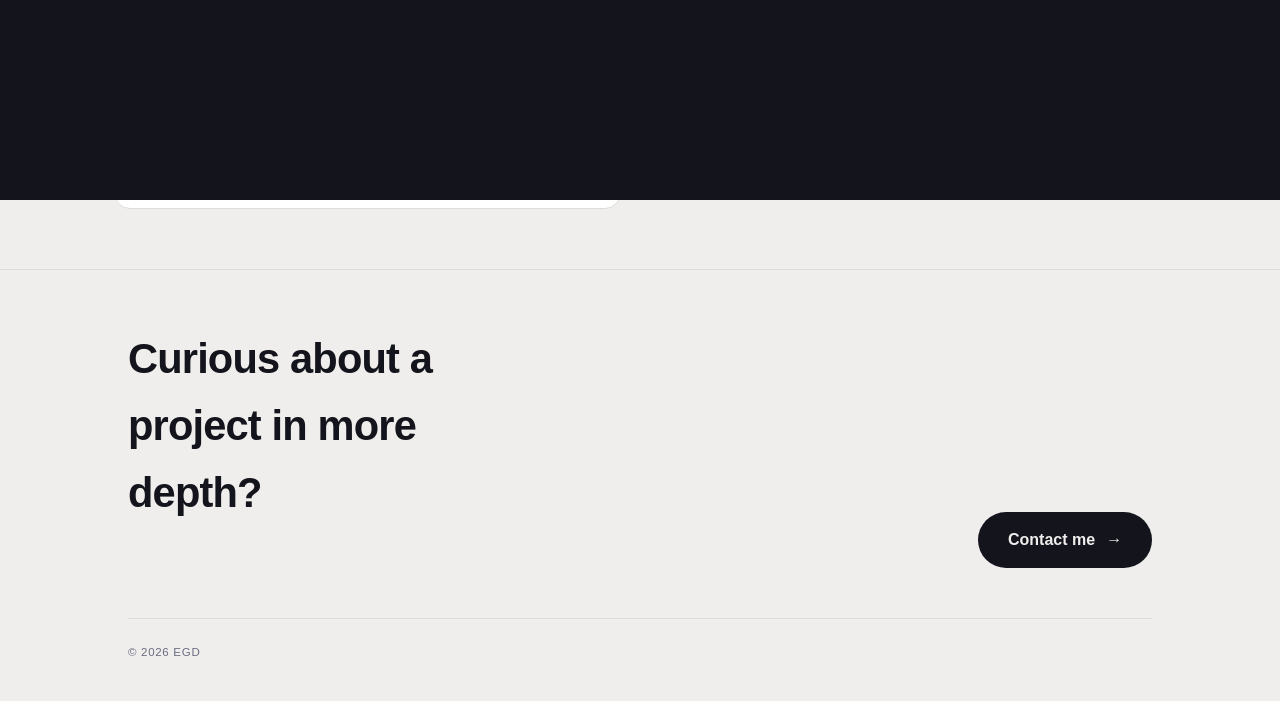
<file: work.html>
<!DOCTYPE html>
<html lang="en">
<head>
<link rel="preconnect" href="https://api.fontshare.com">
<link rel="preconnect" href="https://cdn.fontshare.com" crossorigin>
<link href="https://api.fontshare.com/v2/css?f[]=cabinet-grotesk@1&amp;display=swap" rel="stylesheet">
<meta charset="UTF-8">
<meta name="viewport" content="width=device-width, initial-scale=1.0">
<title>Selected Works — EGD</title>
<meta name="description" content="Selected work by EGD — medical & accessibility products, woodwork and graphic design.">
<link rel="stylesheet" href="assets/style.css?v=211">
</head>
<body>
  <div class="page-field-bg" aria-hidden="true"><canvas id="work-field-canvas"></canvas></div>
  <div class="grain" aria-hidden="true"></div>
  <div class="page-transition" aria-hidden="true"><span class="pt-mark">EGD</span></div>

  <header class="site-header scrolled">
    <div class="brand-lockup">
      <a class="brand magnetic" href="index.html" data-strength="0.4" aria-label="EGD Designs — home">
        <span class="brand-glow" aria-hidden="true"></span>
        <img class="brand-logo" src="assets/egd-logo.png" alt="EGD" width="640" height="475">
      </a>
      <span class="brand-role">Designs</span>
    </div>
    <button class="nav-toggle" aria-label="Toggle menu" aria-expanded="false"><span></span><span></span><span></span></button>
    <nav class="nav" id="nav">
      <a href="index.html"><span>Home</span></a>
      <a href="work.html" class="active"><span>Selected Works</span></a>
      <a href="about.html"><span>About</span></a>
      <a href="contact.html"><span>Contact</span></a>
    </nav>
  </header>

  <main class="wrap page-top">
    <p class="eyebrow reveal">Selected work</p>
    <h1 class="reveal" style="color:var(--royal)">Things I've made,<br>and who they're for.</h1>
    <p class="lead reveal" style="margin-top:24px;color:var(--royal)">Three projects across two disciplines. Every one starts with a real person and a real constraint — then gets made until it works. Click any project for the full story.</p>

    <div class="filter-bar" id="filter-bar"></div>
    <div class="grid" id="work-grid"></div>
  </main>

  <footer class="site-footer" style="margin-top:60px">
    <div class="wrap">
      <div class="footer-top">
        <p class="big">Curious about a project in more depth?</p>
        <a class="btn btn-primary magnetic" href="contact.html" data-strength="0.3">Contact me <span class="arrow">→</span></a>
      </div>
      <div class="footer-bottom">
        <span>&copy; <span id="yr"></span> EGD</span>
      </div>
    </div>
  </footer>

  <script src="assets/effect-meadow-tricolor-green.js?v=1"></script>
  <script>
    (function(){
      var c = document.getElementById('work-field-canvas');
      if (c && window.EGDField) window.EGDField(c, { interactive:true, pointerTarget:document });
    })();
  </script>
  <script src="assets/app.js?v=103"></script>
</body>
</html>
</file>
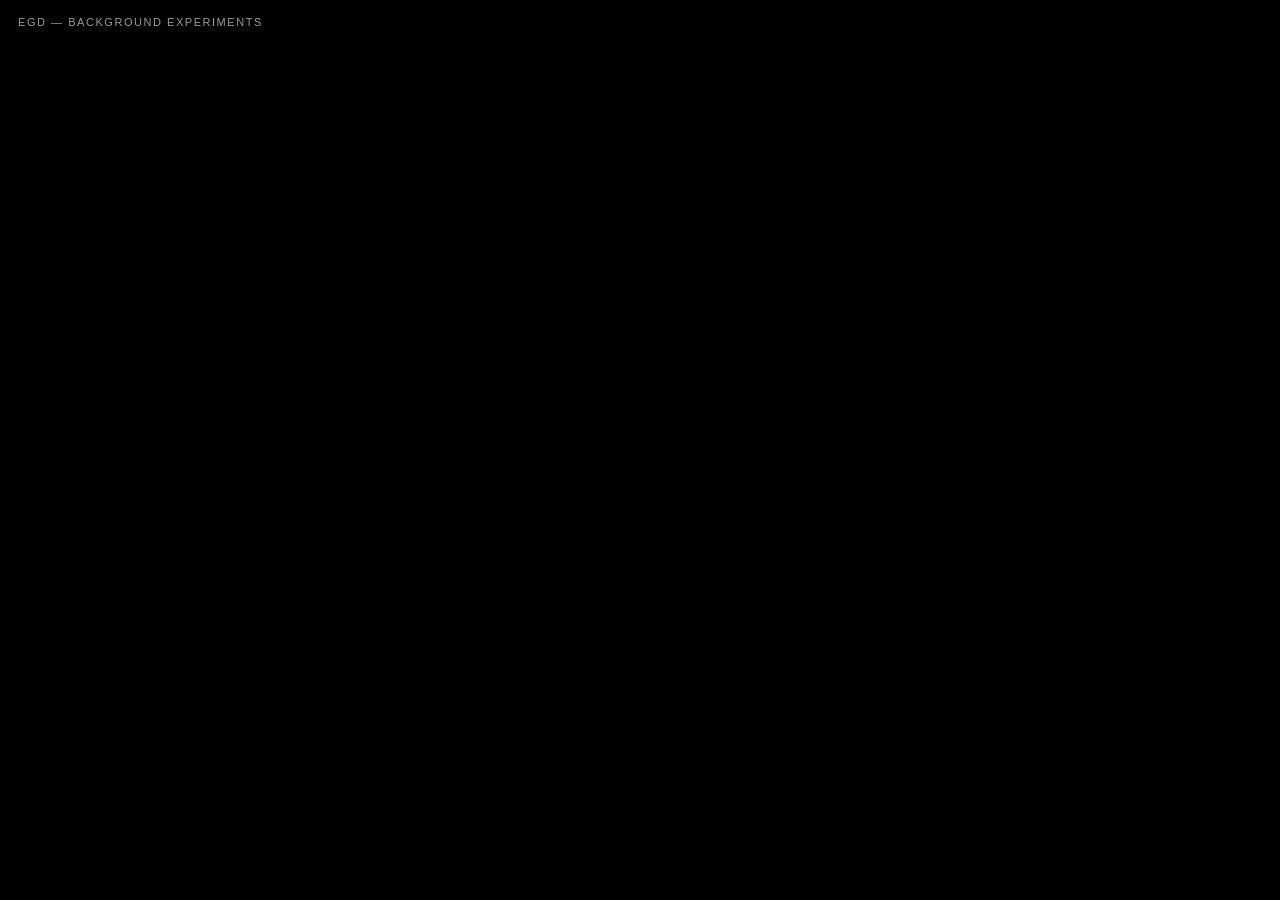
<file: variants/backgrounds/gallery.html>
<!DOCTYPE html>
<html lang="en">
<head>
<link rel="preconnect" href="https://api.fontshare.com">
<link rel="preconnect" href="https://cdn.fontshare.com" crossorigin>
<link href="https://api.fontshare.com/v2/css?f[]=cabinet-grotesk@1&amp;display=swap" rel="stylesheet">
<meta charset="UTF-8">
<meta name="viewport" content="width=device-width, initial-scale=1.0">
<title>EGD — background experiments</title>
<style>
  html,body{margin:0;height:100%;background:#000;overflow:hidden;
    font-family:"Cabinet Grotesk",Arial,sans-serif;}
  canvas{position:fixed;inset:0;width:100%;height:100%;display:block;}
  .ui{position:fixed;left:0;right:0;bottom:0;z-index:5;
    padding:16px 18px 18px;
    background:linear-gradient(0deg,rgba(0,0,0,.55),rgba(0,0,0,0));
    display:flex;flex-direction:column;gap:10px;pointer-events:none;}
  .tabs{display:flex;gap:8px;flex-wrap:wrap;pointer-events:auto;}
  button{
    font:inherit;font-size:12px;letter-spacing:.03em;
    padding:9px 14px;border-radius:999px;border:1px solid rgba(255,255,255,.35);
    background:rgba(255,255,255,.08);color:#fff;cursor:pointer;
    backdrop-filter:blur(6px);transition:background .2s,transform .15s;
  }
  button:hover{background:rgba(255,255,255,.18);}
  button.active{background:#fff;color:#0a1120;border-color:#fff;font-weight:600;}
  .info{pointer-events:auto;max-width:640px;color:#fff;text-shadow:0 1px 4px rgba(0,0,0,.5);}
  .info h1{font-size:15px;margin:0 0 4px;letter-spacing:.02em;}
  .info p{font-size:12.5px;line-height:1.5;margin:0;opacity:.85;}
  .badge{position:fixed;top:16px;left:18px;z-index:5;color:#fff;font-size:11px;
    letter-spacing:.14em;text-transform:uppercase;opacity:.6;text-shadow:0 1px 4px rgba(0,0,0,.5);}
  .count{position:fixed;top:16px;right:18px;z-index:5;color:#fff;font-size:11px;
    opacity:.55;text-shadow:0 1px 4px rgba(0,0,0,.5);}
</style>
</head>
<body>
  <canvas id="c"></canvas>
  <div class="badge">EGD — background experiments</div>
  <div class="count" id="count"></div>
  <div class="ui">
    <div class="info"><h1 id="v-name"></h1><p id="v-blurb"></p></div>
    <div class="tabs" id="tabs"></div>
  </div>

<script>
const canvas = document.getElementById('c');
const gl = canvas.getContext('webgl') || canvas.getContext('experimental-webgl');
if(!gl){ document.body.innerHTML = '<p style="color:#fff;padding:40px;font-family:"Cabinet Grotesk",Arial,sans-serif; }

const VERT = `attribute vec2 a_pos; void main(){ gl_Position = vec4(a_pos,0.0,1.0); }`;

// shared helpers, prefixed into every fragment shader that wants them
const NOISE_LIB = `
float hash(vec2 p){return fract(sin(dot(p,vec2(127.1,311.7)))*43758.5453);}
float noise(vec2 p){vec2 i=floor(p),f=fract(p);f=f*f*(3.0-2.0*f);
  float a=hash(i),b=hash(i+vec2(1.0,0.0)),c=hash(i+vec2(0.0,1.0)),d=hash(i+vec2(1.0,1.0));
  return mix(mix(a,b,f.x),mix(c,d,f.x),f.y);}
float fbm(vec2 p){float s=0.0,a=0.5;for(int i=0;i<4;i++){s+=a*noise(p);p=p*2.02;a*=0.5;}return s;}
`;

const HEAD = `precision highp float;
uniform vec2 u_res; uniform float u_time; uniform vec2 u_mouse;
#define AR (u_res.x/u_res.y)
`;

/* ============================================================
   VARIANTS — each is a full fragment-shader body (HEAD + optional
   NOISE_LIB + main()). Every one is driven purely by u_time + u_mouse,
   same uniform contract as the live site's assets/effect.js, so
   whichever one you pick drops in with no plumbing changes.
   ============================================================ */
/* Every variant below is built from EXACTLY two colours — one navy + white — declared as
   NAVY/WHITE at the top of each main(). All shading, "specular" and grain is a mix()
   between those two and nothing else (no third accent hue), and each is now biased so
   WHITE is the dominant area of the frame with navy as the accent/hint, not the reverse
   — both per explicit request. */
const VARIANTS = [

{
  id:'metal-lava',
  name:'① Metallic Navy Lava Lamp',
  blurb:'True metaballs (not noise) — 5 rounded blobs drift and merge in a mostly-white sea. Two shades only: navy and white — the blob "specular" is just a brighter mix toward white, not a tint. Blobs sized down and the sea pushed paler so white clearly dominates the frame.',
  frag: HEAD + `
#define N 5
float metaball(vec2 uv, vec2 c, float r){ float d=length(uv-c); return r*r/(d*d+0.0001); }
void main(){
  vec3 NAVY=vec3(0.035,0.065,0.16);
  vec3 WHITE=vec3(1.0,1.0,1.0);
  vec2 uv=gl_FragCoord.xy/u_res; uv.y=1.0-uv.y;
  vec2 p=vec2(uv.x*AR,uv.y);
  float t=u_time*0.10;

  vec2 c0=vec2(0.5+0.30*sin(t*0.9+0.0),0.45+0.25*cos(t*0.7+0.0));
  vec2 c1=vec2(0.5+0.28*sin(t*0.6+2.1),0.55+0.30*cos(t*0.5+1.3));
  vec2 c2=vec2(0.5+0.34*sin(t*0.4+4.2),0.40+0.22*cos(t*0.8+3.1));
  vec2 c3=vec2(0.5+0.20*sin(t*1.1+1.0),0.60+0.28*cos(t*0.35+5.0));
  vec2 c4=vec2(0.5+0.30*sin(t*0.5+3.4),0.48+0.32*cos(t*0.65+2.0));
  float r0=0.14,r1=0.11,r2=0.15,r3=0.09,r4=0.12;

  vec2 m0=vec2(c0.x*AR,c0.y), m1=vec2(c1.x*AR,c1.y), m2=vec2(c2.x*AR,c2.y),
       m3=vec2(c3.x*AR,c3.y), m4=vec2(c4.x*AR,c4.y);

  float field = metaball(p,m0,r0)+metaball(p,m1,r1)+metaball(p,m2,r2)+metaball(p,m3,r3)+metaball(p,m4,r4);
  float edge = smoothstep(0.95,1.35,field);

  float e=0.012;
  float fxp = metaball(p+vec2(e,0.0),m0,r0)+metaball(p+vec2(e,0.0),m1,r1)+metaball(p+vec2(e,0.0),m2,r2)+metaball(p+vec2(e,0.0),m3,r3)+metaball(p+vec2(e,0.0),m4,r4);
  float fxn = metaball(p-vec2(e,0.0),m0,r0)+metaball(p-vec2(e,0.0),m1,r1)+metaball(p-vec2(e,0.0),m2,r2)+metaball(p-vec2(e,0.0),m3,r3)+metaball(p-vec2(e,0.0),m4,r4);
  float fyp = metaball(p+vec2(0.0,e),m0,r0)+metaball(p+vec2(0.0,e),m1,r1)+metaball(p+vec2(0.0,e),m2,r2)+metaball(p+vec2(0.0,e),m3,r3)+metaball(p+vec2(0.0,e),m4,r4);
  float fyn = metaball(p-vec2(0.0,e),m0,r0)+metaball(p-vec2(0.0,e),m1,r1)+metaball(p-vec2(0.0,e),m2,r2)+metaball(p-vec2(0.0,e),m3,r3)+metaball(p-vec2(0.0,e),m4,r4);
  vec3 n = normalize(vec3(-(fxp-fxn), -(fyp-fyn), 0.6));

  vec3 lightDir = normalize(vec3(-0.35,0.55,0.7));
  float spec = pow(max(dot(n, normalize(lightDir+vec3(0.0,0.0,1.0))),0.0), 20.0);

  vec3 blobColor = mix(NAVY, mix(NAVY,WHITE,0.22), clamp(field*0.4,0.0,1.0));
  blobColor = mix(blobColor, WHITE, spec*0.9);

  vec2 mp=vec2(u_mouse.x*AR,u_mouse.y);
  float mglow=exp(-dot(p-mp,p-mp)*10.0)*0.08;
  vec3 sea = mix(NAVY, WHITE, 0.95);
  vec3 col = mix(sea, blobColor, edge);
  col = mix(col, WHITE, mglow);
  gl_FragColor=vec4(clamp(col,0.0,1.0),1.0);
}`
},

{
  id:'brushed-steel',
  name:'② Brushed Pearl Sweep',
  blurb:'A pale, brushed-metal panel — mostly white with fine navy-tinted grain and two darker navy "shadow" bands sweeping across on a loop, like a reflection passing over satin-finished white metal. Still just navy + white.',
  frag: HEAD + NOISE_LIB + `
void main(){
  vec3 NAVY=vec3(0.05,0.09,0.20);
  vec3 WHITE=vec3(1.0,1.0,1.0);
  vec2 uv=gl_FragCoord.xy/u_res; uv.y=1.0-uv.y;
  vec2 p=vec2(uv.x*AR,uv.y);

  vec3 base = mix(NAVY, WHITE, 0.90);
  float grain=(noise(vec2(p.x*260.0,p.y*2.4))-0.5);
  base = mix(base, NAVY, clamp(-grain,0.0,1.0)*0.10);
  base = mix(base, WHITE, clamp(grain,0.0,1.0)*0.10);

  float ang=0.6;
  vec2 dir=vec2(cos(ang),sin(ang));
  float d1=dot(p,dir)-mod(u_time*0.12,3.4)+1.2;
  float sweep1=exp(-d1*d1*30.0);
  float d2=dot(p,dir)-mod(u_time*0.12+1.7,3.4)+1.2;
  float sweep2=exp(-d2*d2*30.0)*0.6;

  vec3 col = mix(base, NAVY, clamp(sweep1+sweep2,0.0,1.0)*0.5);

  vec2 mp=vec2(u_mouse.x*AR,u_mouse.y);
  float mglow=exp(-dot(p-mp,p-mp)*9.0)*0.14;
  col = mix(col, WHITE, mglow);

  gl_FragColor=vec4(clamp(col,0.0,1.0),1.0);
}`
},

{
  id:'liquid-mercury',
  name:'③ Polished Pearl Chrome',
  blurb:'Domain-warped noise lit as a height-field, like liquid chrome — but inverted so the LIT surface (most of it) reads white/pale, and navy only pools in the shadowed crevices. Reads as pale polished metal with dark blue in the creases, not a dark pool.',
  frag: HEAD + NOISE_LIB + `
void main(){
  vec3 NAVY=vec3(0.04,0.075,0.18);
  vec3 WHITE=vec3(1.0,1.0,1.0);
  vec2 uv=gl_FragCoord.xy/u_res; uv.y=1.0-uv.y;
  vec2 p=vec2(uv.x*AR,uv.y)*2.3;
  float t=u_time*0.06;

  float h = fbm(p + vec2(fbm(p+t), fbm(p-t)));
  float e=0.015;
  float hx = fbm(p+vec2(e,0.0)+vec2(fbm(p+vec2(e,0.0)+t),fbm(p+vec2(e,0.0)-t))) - h;
  float hy = fbm(p+vec2(0.0,e)+vec2(fbm(p+vec2(0.0,e)+t),fbm(p+vec2(0.0,e)-t))) - h;
  vec3 n = normalize(vec3(-hx*7.0,-hy*7.0,1.0));

  vec3 lightDir = normalize(vec3(0.4,0.7,0.6));
  float diff = max(dot(n,lightDir),0.0);
  float spec = pow(max(dot(reflect(-lightDir,n), vec3(0.0,0.0,1.0)),0.0), 46.0);

  vec3 base = mix(NAVY, WHITE, clamp(diff*1.3,0.0,1.0));
  base = mix(base, WHITE, spec*0.9);

  vec2 mp=vec2(u_mouse.x*AR,u_mouse.y)*2.3;
  float mglow=exp(-dot(p-mp,p-mp)*2.2)*0.2;
  base = mix(base, WHITE, mglow);

  gl_FragColor=vec4(clamp(base,0.0,1.0),1.0);
}`
},

{
  id:'aurora',
  name:'④ Pale Sky, Navy Ribbons',
  blurb:'Inverted aurora — a near-white sky with slow navy ribbons drifting across it, rather than a dark sky with bright ribbons. Different motion language from the other four (flowing curtains, not blobs or sweeps), still strictly two-tone.',
  frag: HEAD + `
void main(){
  vec3 NAVY=vec3(0.04,0.08,0.19);
  vec3 WHITE=vec3(1.0,1.0,1.0);
  vec2 uv=gl_FragCoord.xy/u_res; uv.y=1.0-uv.y;
  vec2 p=vec2(uv.x*AR,uv.y);
  vec3 col = mix(NAVY, WHITE, 0.93);
  for(int i=0;i<4;i++){
    float fi=float(i);
    float speed=0.05+fi*0.015;
    float freq=3.0+fi*1.3;
    float y=0.30+0.16*sin(p.x*freq*0.5+u_time*speed+fi*2.1)+fi*0.09;
    float band=1.0/(1.0+pow((p.y-y)*15.0,2.0));
    col = mix(col, NAVY, band*0.45);
  }
  vec2 mp=vec2(u_mouse.x*AR,u_mouse.y);
  float mglow=exp(-dot(p-mp,p-mp)*8.0)*0.10;
  col = mix(col, WHITE, mglow);
  gl_FragColor=vec4(clamp(col,0.0,1.0),1.0);
}`
},

{
  id:'electric-ink',
  name:'⑤ Whitewash (safe recolor)',
  blurb:'The exact motion already live on your site today (same domain-warp/fbm technique — proven, no new risk), reduced to strictly navy + white and pushed paler overall. The lowest-risk option: no new animation technique, just a cleaner two-tone, white-dominant palette.',
  frag: HEAD + NOISE_LIB + `
vec3 pal(float t){
  vec3 NAVY=vec3(0.045,0.09,0.22);
  vec3 WHITE=vec3(1.0,1.0,1.0);
  vec3 deep=mix(NAVY,WHITE,0.40);
  vec3 pale=mix(NAVY,WHITE,0.97);
  return mix(deep, pale, smoothstep(0.2,0.75,t));
}
void main(){
  vec2 uv=gl_FragCoord.xy/u_res; uv.y=1.0-uv.y;
  vec2 uv2=vec2(uv.x*AR,uv.y);
  vec2 mvec=vec2(u_mouse.x*AR,u_mouse.y);
  vec2 md=uv2-mvec; float infl=exp(-dot(md,md)*14.0);
  vec2 uw=uv2 + vec2(-md.y,md.x)*infl*0.30 + md*infl*0.18*sin(u_time*0.35);
  vec2 p=uw*1.55;
  float t2=u_time*0.04;
  vec2 q=vec2(fbm(p+t2), fbm(p+vec2(4.4,1.1)-t2));
  vec2 r=vec2(fbm(p+1.2*q+vec2(1.7,9.2)+t2), fbm(p+1.2*q+vec2(8.3,2.8)-t2));
  float f=fbm(p+1.3*r);
  float t=clamp((f-0.30)*2.7,0.0,1.0);
  vec3 col=pal(t);
  col=mix(col, pal(clamp(t+0.18,0.0,1.0)), infl*0.5);
  gl_FragColor=vec4(clamp(col,0.0,1.0),1.0);
}`
},

/* ---- retro-gaming set: two full-colour arcade classics, two that keep the
   site's navy/white palette but get a genuine retro treatment (dithering,
   scanlines, posterizing) rather than just a colour swap. ---- */

{
  id:'synthwave',
  name:'⑥ Synthwave Sunset',
  blurb:'Full colour, unapologetically retro — an 80s-outrun sun sinking over a scrolling perspective grid, with scanlines over the whole frame. The most "retro gaming" of the set, and the most different from the current site look.',
  frag: HEAD + `
float hash(vec2 p){return fract(sin(dot(p,vec2(127.1,311.7)))*43758.5453);}
void main(){
  vec2 uv=gl_FragCoord.xy/u_res; uv.y=1.0-uv.y;   // uv.y: 0 top .. 1 bottom
  float horizon=0.55;

  vec3 skyTop=vec3(0.10,0.05,0.22);
  vec3 skyMid=vec3(0.55,0.12,0.45);
  vec3 skyHorizon=vec3(1.0,0.55,0.25);
  vec3 sky=mix(skyTop,skyMid,smoothstep(0.0,0.5,uv.y));
  sky=mix(sky,skyHorizon,smoothstep(0.4,horizon,uv.y));

  float starN=hash(floor(uv*vec2(160.0,90.0)));
  float star=step(0.997,starN)*smoothstep(horizon,0.0,uv.y);
  sky+=star;

  vec2 sunC=vec2(0.5,horizon-0.16);
  float sunR=0.16;
  vec2 sp=vec2(uv.x*AR-sunC.x*AR,uv.y-sunC.y);
  float sd=length(sp);
  float sunMask=1.0-smoothstep(sunR-0.01,sunR,sd);
  float gapPattern=step(0.5,fract((uv.y-sunC.y)*22.0+u_time*0.15));
  float lowerHalf=step(0.0,sp.y);            // gaps only in the lower half of the disk
  sunMask*=mix(1.0,gapPattern,lowerHalf);
  vec3 sunColor=mix(vec3(1.0,0.85,0.35),vec3(1.0,0.35,0.55),clamp((sp.y+sunR)/(sunR*2.0),0.0,1.0));
  sky=mix(sky,sunColor,sunMask);

  vec3 col=sky;
  if(uv.y>horizon){
    float g=(uv.y-horizon)/(1.0-horizon);
    float persp=1.0/(1.0+g*6.0);
    vec2 guv;
    guv.x=(uv.x-0.5)*AR/max(persp,0.02);
    guv.y=1.0/max(g,0.02)-u_time*1.2;
    vec2 gridF=abs(fract(guv)-0.5);
    float lineW=0.045;
    float lx=smoothstep(lineW,0.0,gridF.x);
    float ly=smoothstep(lineW,0.0,gridF.y);
    float grid=max(lx,ly);
    vec3 floorBase=mix(vec3(0.08,0.02,0.15),vec3(0.02,0.01,0.06),g);
    vec3 gridColor=vec3(0.3,0.9,1.0);
    col=mix(floorBase,gridColor,grid*(1.0-g*0.5));
  }

  float scan=step(1.0,mod(gl_FragCoord.y,3.0));   // discrete lines, not sin() — avoids near-Nyquist chroma artifacts on real screens/screenshots
  col*=mix(0.85,1.0,scan);
  gl_FragColor=vec4(clamp(col,0.0,1.0),1.0);
}`
},

{
  id:'starfield',
  name:'⑦ Starfield Warp',
  blurb:'Full colour — three layers of coloured stars (cyan, magenta, warm white) drifting past at different speeds and sizes for parallax depth, classic side-scrolling shoot-em-up style, with scanlines.',
  frag: HEAD + `
float hash(vec2 p){return fract(sin(dot(p,vec2(127.1,311.7)))*43758.5453);}
float starLayer(vec2 uv, float density, float speed, float size, float seed){
  vec2 guv=uv; guv.y+=u_time*speed;
  vec2 cell=floor(guv*density);
  vec2 f=fract(guv*density);
  float h=hash(cell+seed);
  vec2 starPos=vec2(hash(cell+seed+1.7),hash(cell+seed+3.1));
  float d=length(f-starPos);
  float twinkle=0.6+0.4*sin(u_time*3.0+h*30.0);
  return (1.0-smoothstep(0.0,size,d))*step(0.88,h)*twinkle;
}
void main(){
  vec2 uv=gl_FragCoord.xy/u_res; uv.y=1.0-uv.y;
  vec2 p=vec2(uv.x*AR,uv.y);

  vec3 col=mix(vec3(0.02,0.01,0.06),vec3(0.06,0.02,0.14),uv.y);

  float s1=starLayer(p,10.0,0.03,0.10,1.0);
  float s2=starLayer(p,18.0,0.08,0.09,7.0);
  float s3=starLayer(p,28.0,0.16,0.08,13.0);

  col+=s1*vec3(0.4,0.85,1.0)+s2*vec3(1.0,0.45,0.85)+s3*vec3(1.0,0.95,0.5);

  float scan=step(1.0,mod(gl_FragCoord.y,3.0));   // discrete lines, not sin() — avoids near-Nyquist chroma artifacts on real screens/screenshots
  col*=mix(0.85,1.0,scan);
  gl_FragColor=vec4(clamp(col,0.0,1.0),1.0);
}`
},

{
  id:'pixel-dither',
  name:'⑧ Pixel Dither Navy',
  blurb:'Current-style option — same navy + white palette and flowing field as the other variants, but pixelated into chunky blocks and quantized through a 4×4 Bayer dither, like an old console framebuffer. Genuinely retro while staying on-brand.',
  frag: HEAD + NOISE_LIB + `
float bayerValue(vec2 fragXY){
  int x=int(mod(fragXY.x,4.0));
  int y=int(mod(fragXY.y,4.0));
  int idx=y*4+x;
  if(idx==0) return 0.0; if(idx==1) return 8.0; if(idx==2) return 2.0; if(idx==3) return 10.0;
  if(idx==4) return 12.0; if(idx==5) return 4.0; if(idx==6) return 14.0; if(idx==7) return 6.0;
  if(idx==8) return 3.0; if(idx==9) return 11.0; if(idx==10) return 1.0; if(idx==11) return 9.0;
  if(idx==12) return 15.0; if(idx==13) return 7.0; if(idx==14) return 13.0; return 5.0;
}
float dithered(float t, vec2 fragXY, float levels){
  float b=bayerValue(fragXY)/16.0-0.5;
  float steps=levels-1.0;
  float v=floor(t*steps+b+0.5);
  return clamp(v/steps,0.0,1.0);
}
void main(){
  vec3 NAVY=vec3(0.045,0.09,0.22);
  vec3 WHITE=vec3(1.0,1.0,1.0);
  float PIX=3.0;
  vec2 fragP=floor(gl_FragCoord.xy/PIX)*PIX+PIX*0.5;
  vec2 uv=fragP/u_res; uv.y=1.0-uv.y;
  vec2 p=vec2(uv.x*AR,uv.y)*1.6;
  float t2=u_time*0.05;
  vec2 q=vec2(fbm(p+t2), fbm(p+vec2(4.4,1.1)-t2));
  vec2 r=vec2(fbm(p+1.2*q+vec2(1.7,9.2)+t2), fbm(p+1.2*q+vec2(8.3,2.8)-t2));
  float f=fbm(p+1.3*r);
  float t=clamp((f-0.30)*2.4,0.0,1.0);

  float lvl=dithered(t, gl_FragCoord.xy, 5.0);
  vec3 col=mix(NAVY,WHITE,lvl);

  float scan=step(1.0,mod(gl_FragCoord.y,3.0));
  col*=mix(0.82,1.0,scan);

  gl_FragColor=vec4(clamp(col,0.0,1.0),1.0);
}`
},

{
  id:'arcade-crt',
  name:'⑨ Arcade CRT Navy',
  blurb:'Current-style option — the polished-chrome navy/white surface from variant ③, run through a 16-bit-console treatment: posterized to 7 tones, CRT scanlines, and a soft vignette. Smoother/less blocky than ⑧, closer to an arcade cabinet monitor than a console framebuffer.',
  frag: HEAD + NOISE_LIB + `
void main(){
  vec3 NAVY=vec3(0.04,0.075,0.18);
  vec3 WHITE=vec3(1.0,1.0,1.0);
  vec2 uv=gl_FragCoord.xy/u_res; uv.y=1.0-uv.y;
  vec2 p=vec2(uv.x*AR,uv.y)*2.3;
  float t=u_time*0.06;

  float h=fbm(p+vec2(fbm(p+t),fbm(p-t)));
  float e=0.015;
  float hx=fbm(p+vec2(e,0.0)+vec2(fbm(p+vec2(e,0.0)+t),fbm(p+vec2(e,0.0)-t)))-h;
  float hy=fbm(p+vec2(0.0,e)+vec2(fbm(p+vec2(0.0,e)+t),fbm(p+vec2(0.0,e)-t)))-h;
  vec3 n=normalize(vec3(-hx*7.0,-hy*7.0,1.0));

  vec3 lightDir=normalize(vec3(0.4,0.7,0.6));
  float diff=max(dot(n,lightDir),0.0);
  float spec=pow(max(dot(reflect(-lightDir,n),vec3(0.0,0.0,1.0)),0.0),46.0);

  vec3 base=mix(NAVY,WHITE,clamp(diff*1.3,0.0,1.0));
  base=mix(base,WHITE,spec*0.9);

  float levels=7.0;
  base=floor(base*levels+0.5)/levels;

  float scan=step(1.0,mod(gl_FragCoord.y,3.0));   // discrete lines, not sin() — avoids near-Nyquist chroma artifacts on real screens/screenshots
  base*=mix(0.82,1.0,scan);

  vec2 vc=uv-0.5;
  float vig=1.0-dot(vc,vc)*0.6;
  base*=vig;

  gl_FragColor=vec4(clamp(base,0.0,1.0),1.0);
}`
},

/* ---- green set: simple, inviting, five distinct shades. Two calm/ambient (mouse
   ignored entirely), three interactive (the pointer genuinely drives the effect,
   not just a decorative glow), one built specifically for a forest feel. ---- */

{
  id:'sage-mist',
  name:'⑩ Sage Mist',
  blurb:'Lightest shade — soft sage-green metaball blobs drifting in a pale, near-white sea. NOT interactive: purely ambient, calm motion, nothing reacts to the pointer. The gentlest/simplest of the five.',
  frag: HEAD + `
#define N 4
float metaball(vec2 uv, vec2 c, float r){ float d=length(uv-c); return r*r/(d*d+0.0001); }
void main(){
  vec3 SAGE=vec3(0.42,0.55,0.46);
  vec3 WHITE=vec3(0.98,0.99,0.97);
  vec2 uv=gl_FragCoord.xy/u_res; uv.y=1.0-uv.y;
  vec2 p=vec2(uv.x*AR,uv.y);
  float t=u_time*0.07;

  vec2 c0=vec2(0.5+0.28*sin(t*0.8+0.0),0.45+0.24*cos(t*0.6+0.0));
  vec2 c1=vec2(0.5+0.30*sin(t*0.5+2.4),0.55+0.28*cos(t*0.45+1.3));
  vec2 c2=vec2(0.5+0.22*sin(t*0.65+4.0),0.42+0.20*cos(t*0.7+3.0));
  vec2 c3=vec2(0.5+0.26*sin(t*0.4+1.2),0.58+0.24*cos(t*0.55+5.2));
  float r0=0.16,r1=0.13,r2=0.15,r3=0.12;
  vec2 m0=vec2(c0.x*AR,c0.y), m1=vec2(c1.x*AR,c1.y), m2=vec2(c2.x*AR,c2.y), m3=vec2(c3.x*AR,c3.y);

  float field=metaball(p,m0,r0)+metaball(p,m1,r1)+metaball(p,m2,r2)+metaball(p,m3,r3);
  float edge=smoothstep(0.9,1.3,field);

  vec3 sea=mix(SAGE,WHITE,0.92);
  vec3 blob=mix(SAGE, mix(SAGE,WHITE,0.15), clamp(field*0.35,0.0,1.0));
  vec3 col=mix(sea,blob,edge);
  gl_FragColor=vec4(clamp(col,0.0,1.0),1.0);
}`
},

{
  id:'emerald-depths',
  name:'⑪ Emerald Depths',
  blurb:'Richest/darkest shade — deep emerald lit like polished stone, white only in the highlights. NOT interactive, same calm ambient family as Sage Mist but at the opposite end of the tonal range.',
  frag: HEAD + NOISE_LIB + `
void main(){
  vec3 EMERALD=vec3(0.02,0.16,0.10);
  vec3 WHITE=vec3(1.0,1.0,1.0);
  vec2 uv=gl_FragCoord.xy/u_res; uv.y=1.0-uv.y;
  vec2 p=vec2(uv.x*AR,uv.y)*2.3;
  float t=u_time*0.055;
  float h=fbm(p+vec2(fbm(p+t),fbm(p-t)));
  float e=0.015;
  float hx=fbm(p+vec2(e,0.0)+vec2(fbm(p+vec2(e,0.0)+t),fbm(p+vec2(e,0.0)-t)))-h;
  float hy=fbm(p+vec2(0.0,e)+vec2(fbm(p+vec2(0.0,e)+t),fbm(p+vec2(0.0,e)-t)))-h;
  vec3 n=normalize(vec3(-hx*7.0,-hy*7.0,1.0));
  vec3 lightDir=normalize(vec3(0.4,0.7,0.6));
  float diff=max(dot(n,lightDir),0.0);
  float spec=pow(max(dot(reflect(-lightDir,n),vec3(0.0,0.0,1.0)),0.0),46.0);
  // baseline diffuse (~0.6 for a mostly-flat surface facing this light) must stay
  // deep green — this is the RICHEST/darkest shade, so only true highlights (bumps
  // catching the light + the sharp specular term below) are allowed toward white.
  vec3 base=mix(EMERALD, mix(EMERALD,WHITE,0.35), smoothstep(0.35,0.85,diff));
  base=mix(base,WHITE,spec*0.85);
  gl_FragColor=vec4(clamp(base,0.0,1.0),1.0);
}`
},

{
  id:'forest-canopy',
  name:'⑫ Forest Canopy',
  blurb:'The forest one — dark canopy green mottled like dappled leaf-light, with a warm sunbeam that follows your cursor as if light is breaking through the trees where you are, plus a few soft motes of light drifting down. Interactive: move your pointer around.',
  frag: HEAD + NOISE_LIB + `
void main(){
  vec2 uv=gl_FragCoord.xy/u_res; uv.y=1.0-uv.y;
  vec2 p=vec2(uv.x*AR,uv.y);
  float t=u_time*0.05;

  vec3 deep=vec3(0.035,0.10,0.055);
  vec3 mid =vec3(0.10,0.26,0.13);
  vec3 lit =vec3(0.55,0.62,0.28);

  vec2 wp=p*2.6;
  vec2 q=vec2(fbm(wp+t),fbm(wp+vec2(3.1,1.7)-t));
  float canopy=fbm(wp+1.4*q);

  vec3 col=mix(deep,mid,smoothstep(0.25,0.65,canopy));
  col=mix(col,lit,smoothstep(0.62,0.88,canopy));

  vec2 mp=vec2(u_mouse.x*AR,u_mouse.y);
  float md=length(p-mp);
  float beam=exp(-md*md*3.2)*0.55;
  col=mix(col,lit,beam);

  for(int i=0;i<3;i++){
    float fi=float(i);
    vec2 cell=vec2(3.0+fi,3.0+fi*1.3);
    vec2 guv=p*cell;
    guv.y+=t*(0.6+fi*0.3);
    vec2 id=floor(guv);
    vec2 f=fract(guv)-0.5;
    float h=hash(id+fi*11.0);
    vec2 off=vec2(hash(id+fi*3.0+1.0),hash(id+fi*7.0+2.0))-0.5;
    float d=length(f-off*0.6);
    float mote=(1.0-smoothstep(0.0,0.08,d))*step(0.85,h);
    col+=mote*0.35*lit;
  }

  gl_FragColor=vec4(clamp(col,0.0,1.0),1.0);
}`
},

{
  id:'mint-sweep',
  name:'⑬ Mint Sweep',
  blurb:"Fresh spring-mint, brushed-panel texture like variant ②'s Brushed Pearl but green. Interactive: the bright highlight band tracks your cursor's horizontal position directly, not just a decorative glow — move left/right to slide it.",
  frag: HEAD + NOISE_LIB + `
void main(){
  vec3 MINT=vec3(0.35,0.62,0.48);
  vec3 WHITE=vec3(1.0,1.0,1.0);
  vec2 uv=gl_FragCoord.xy/u_res; uv.y=1.0-uv.y;
  vec2 p=vec2(uv.x*AR,uv.y);

  vec3 base=mix(MINT,WHITE,0.72);
  float grain=(noise(vec2(p.x*220.0,p.y*2.2))-0.5);
  base=mix(base,MINT,clamp(-grain,0.0,1.0)*0.12);
  base=mix(base,WHITE,clamp(grain,0.0,1.0)*0.12);

  float targetX=u_mouse.x*AR;
  float d=p.x-targetX;
  float band=exp(-d*d*10.0);
  vec3 col=mix(base,WHITE,band*0.6);

  vec2 mp=vec2(u_mouse.x*AR,u_mouse.y);
  float mglow=exp(-dot(p-mp,p-mp)*9.0)*0.18;
  col=mix(col,WHITE,mglow);

  gl_FragColor=vec4(clamp(col,0.0,1.0),1.0);
}`
},

{
  id:'meadow-ripple',
  name:'⑭ Meadow Ripple (logo blue)',
  blurb:"Now recoloured off the logo mark (#2340c8) rather than green — a light blue tint, flat and calm until you move the pointer, when a real ripple (not just a glow) spreads out like a drop in water, plus two slow ambient ripples so it isn't completely still when idle. This is the direction now carried into meadow-ripple-demo.html.",
  frag: HEAD + `
void main(){
  vec3 ROYAL=vec3(0.137,0.251,0.784);
  vec3 WHITE=vec3(1.0,1.0,1.0);
  vec2 uv=gl_FragCoord.xy/u_res; uv.y=1.0-uv.y;
  vec2 p=vec2(uv.x*AR,uv.y);

  vec3 base=mix(ROYAL,WHITE,0.78);

  vec2 mp=vec2(u_mouse.x*AR,u_mouse.y);
  float d=length(p-mp);
  float ripple=(sin(d*26.0-u_time*3.2)*exp(-d*2.2))*0.5+0.5;
  float ringMask=exp(-d*1.6);
  vec3 col=mix(base,WHITE,ripple*ringMask*0.5);

  for(int i=0;i<2;i++){
    float fi=float(i);
    vec2 origin=vec2(0.3+fi*0.5,0.4+fi*0.25)*vec2(AR,1.0);
    float od=length(p-origin);
    float phase=u_time*0.25+fi*3.0;
    float wave=sin(od*10.0-phase*3.0);
    float amp=smoothstep(1.4,0.0,od)*(0.5+0.5*sin(phase));
    col=mix(col,WHITE,max(wave,0.0)*amp*0.10);
  }

  gl_FragColor=vec4(clamp(col,0.0,1.0),1.0);
}`
},

];

/* ---- WebGL plumbing (shared across all variants) ---- */
function compile(vertSrc, fragSrc){
  function sh(type, src){
    const s = gl.createShader(type);
    gl.shaderSource(s, src); gl.compileShader(s);
    if(!gl.getShaderParameter(s, gl.COMPILE_STATUS)){
      console.error('SHADER COMPILE ERROR:', gl.getShaderInfoLog(s));
      return null;
    }
    return s;
  }
  const vs = sh(gl.VERTEX_SHADER, vertSrc);
  const fs = sh(gl.FRAGMENT_SHADER, fragSrc);
  if(!vs || !fs) return null;
  const prog = gl.createProgram();
  gl.attachShader(prog, vs); gl.attachShader(prog, fs);
  gl.linkProgram(prog);
  if(!gl.getProgramParameter(prog, gl.LINK_STATUS)){
    console.error('PROGRAM LINK ERROR:', gl.getProgramInfoLog(prog));
    return null;
  }
  return prog;
}

const buf = gl.createBuffer();
gl.bindBuffer(gl.ARRAY_BUFFER, buf);
gl.bufferData(gl.ARRAY_BUFFER, new Float32Array([-1,-1, 1,-1, -1,1, 1,1]), gl.STATIC_DRAW);

let current = null;   // {prog, aPos, u_res, u_time, u_mouse}
let mx=0.5, my=0.5;
const t0 = performance.now();

function useVariant(idx){
  const v = VARIANTS[idx];
  const prog = compile(VERT, v.frag);
  if(!prog){ document.getElementById('v-blurb').textContent = 'Shader failed to compile — check console.'; return; }
  const aPos = gl.getAttribLocation(prog, 'a_pos');
  current = {
    prog, aPos,
    u_res: gl.getUniformLocation(prog,'u_res'),
    u_time: gl.getUniformLocation(prog,'u_time'),
    u_mouse: gl.getUniformLocation(prog,'u_mouse'),
  };
  document.getElementById('v-name').textContent = v.name;
  document.getElementById('v-blurb').textContent = v.blurb;
  document.getElementById('count').textContent = (idx+1) + ' / ' + VARIANTS.length;
  [...document.querySelectorAll('#tabs button')].forEach((b,i) => b.classList.toggle('active', i===idx));
  history.replaceState(null,'','#'+v.id);
}

const tabs = document.getElementById('tabs');
VARIANTS.forEach((v,i) => {
  const b = document.createElement('button');
  b.textContent = v.name;
  b.addEventListener('click', () => useVariant(i));
  tabs.appendChild(b);
});

function resize(){
  const dpr = Math.min(window.devicePixelRatio||1, 1.75);
  canvas.width = Math.floor(innerWidth*dpr);
  canvas.height = Math.floor(innerHeight*dpr);
  gl.viewport(0,0,canvas.width,canvas.height);
}
window.addEventListener('resize', resize);
window.addEventListener('mousemove', e => { mx = e.clientX/innerWidth; my = e.clientY/innerHeight; });

function frame(){
  if(current){
    gl.useProgram(current.prog);
    gl.bindBuffer(gl.ARRAY_BUFFER, buf);
    gl.enableVertexAttribArray(current.aPos);
    gl.vertexAttribPointer(current.aPos, 2, gl.FLOAT, false, 0, 0);
    gl.uniform2f(current.u_res, canvas.width, canvas.height);
    gl.uniform1f(current.u_time, (performance.now()-t0)/1000);
    // my is already top-down 0..1 (0=top), matching every shader's own uv.y after its
    // internal `uv.y=1.0-uv.y` flip — passing 1.0-my here (the old code) inverted every
    // mouse-reactive effect's vertical position relative to the real cursor.
    gl.uniform2f(current.u_mouse, mx, my);
    gl.drawArrays(gl.TRIANGLE_STRIP, 0, 4);
  }
  requestAnimationFrame(frame);
}

resize();
const startId = location.hash.replace('#','');
const startIdx = Math.max(0, VARIANTS.findIndex(v => v.id === startId));
useVariant(startIdx === -1 ? 0 : startIdx);
requestAnimationFrame(frame);
</script>
</body>
</html>
</file>
<file: assets/style.css>
/* =========================================================
   EGD — product design · accessibility · craft
   Bold editorial system. Swap colours in :root to re-theme.
   ========================================================= */
:root{
  --bg:#efeeec;          /* warm paper            */
  --paper:#ffffff;
  --ink:#14141c;         /* near-black text       */
  --muted:#6b6c82;
  --line:#dddcd7;
  --royal:#2340c8;       /* primary accent        */
  --royal-soft:#e3e6fb;
  --field-yellow:#fde8a3; /* matches the Meadow Ripple shader's base tone (effect.js) */
  /* category signals */
  --c-medical:#2340c8;   /* medical & accessibility */
  --c-wood:#b5623a;      /* woodwork                */
  --c-graphic:#6b4de6;   /* graphic                 */
  --maxw:1180px;
  --pad:clamp(20px,5vw,72px);
  --ease:cubic-bezier(.22,1,.36,1);
  --radius:16px;
  /* shared "character scale" — the intro character, and (see .nav-shell) the shell icons
     under the header nav links are deliberately sized to match it. Lives on :root (not
     scoped to .intro-row, which only exists on index.html) so .site-header can use it on
     every page. */
  --char-w:clamp(90px,13vw,170px);
}

*{box-sizing:border-box;}
html{scroll-behavior:smooth;}
body{
  margin:0;
  background:var(--bg);
  color:var(--ink);
  font-family:"Cabinet Grotesk",Arial,sans-serif;
  font-size:17px;line-height:1.6;
  -webkit-font-smoothing:antialiased;
  overflow-x:clip;
}
a{color:inherit;text-decoration:none;}
img{max-width:100%;display:block;}
button{font:inherit;color:inherit;border:none;background:none;cursor:pointer;}
::selection{background:var(--royal);color:#fff;}

h1,h2,h3,h4{font-family:"Cabinet Grotesk",Arial,sans-serif;font-weight:600;letter-spacing:-0.02em;line-height:1.02;margin:0;}
h1{font-size:clamp(2.6rem,8vw,6.4rem);}
h2{font-size:clamp(1.9rem,4.4vw,3.4rem);}
h3{font-size:clamp(1.2rem,2vw,1.5rem);letter-spacing:-0.01em;}
p{margin:0 0 1em;}
.lead{font-size:clamp(1.12rem,2vw,1.5rem);color:var(--muted);max-width:56ch;line-height:1.5;}

/* mono labels — the "spec sheet" product-design voice */
.eyebrow,.mono{
  font-family:"Cabinet Grotesk",Arial,sans-serif;
  font-size:.72rem;letter-spacing:.22em;text-transform:uppercase;font-weight:400;
}
.eyebrow{color:var(--royal);display:inline-flex;align-items:center;gap:.6em;margin-bottom:1.4rem;}
.eyebrow::before{content:"";width:26px;height:1px;background:currentColor;display:inline-block;}

/* =========================================================
   Layout
   ========================================================= */
.wrap{max-width:var(--maxw);margin:0 auto;padding-left:var(--pad);padding-right:var(--pad);}
section{padding:clamp(72px,11vw,150px) 0;}
/* clears .site-header, which is position:fixed. At .nav-shell's current size (15% of
   --char-w) the header's measured height barely moves across viewports (~92-109px), so
   this only needs a modest width-driven nudge plus buffer rather than closely tracking
   --char-w's own growth curve the way it had to at larger shell sizes. */
.page-top{padding-top:clamp(115px,calc(2vw + 90px),135px);}

/* Selected Works page background — a simple fixed full-viewport canvas (unlike the
   landing page's .field-wrap/.field-bg, which use a sticky-scroll trick tied to that
   page's stacked sections). A WebGL canvas gets its own GPU compositing layer, which
   can float above plain in-flow siblings regardless of DOM/z-index:auto order — so,
   same as the landing page's .bubbles/.bubbles-content, give the actual content an
   explicit position+z-index above it rather than relying on paint order alone. */
.page-field-bg{position:fixed;inset:0;z-index:0;pointer-events:none;}
.page-field-bg canvas{display:block;width:100%;height:100%;}
/* .site-header already has its own position:fixed;z-index:60 (unaffected by the canvas
   layering below) — every OTHER top-level body child needs lifting above it, not just
   main/footer: any plain <section> left at the default z-index:auto risked the same
   canvas-floats-above-it bug (inconsistently — a GPU compositing quirk, not a strict
   deterministic paint order, which is why it only showed up on some sections/some loads). */
.page-field-bg ~ main,
.page-field-bg ~ section,
.page-field-bg ~ footer{position:relative;z-index:1;}

/* grain / texture overlay */
.grain{
  position:fixed;inset:0;z-index:9998;pointer-events:none;opacity:.5;mix-blend-mode:soft-light;
  background-image:url("data:image/svg+xml,%3Csvg xmlns='http://www.w3.org/2000/svg' width='140' height='140'%3E%3Cfilter id='n'%3E%3CfeTurbulence type='fractalNoise' baseFrequency='.85' numOctaves='2' stitchTiles='stitch'/%3E%3C/filter%3E%3Crect width='100%25' height='100%25' filter='url(%23n)' opacity='.5'/%3E%3C/svg%3E");
}

/* =========================================================
   Custom cursor (bold)
   ========================================================= */
.cursor-dot,.cursor-ring{
  position:fixed;top:0;left:0;z-index:9999;pointer-events:none;border-radius:50%;
  transform:translate(-50%,-50%);will-change:transform;
}
.cursor-dot{width:7px;height:7px;background:var(--royal);}
.cursor-ring{
  width:38px;height:38px;border:1.5px solid rgba(35,64,200,.55);
  transition:width .25s var(--ease),height .25s var(--ease),background .25s,border-color .25s,opacity .25s;
}
.cursor-ring.is-hover{width:64px;height:64px;background:rgba(35,64,200,.10);border-color:transparent;}
.cursor-ring.is-label{width:78px;height:78px;background:var(--royal);border-color:transparent;}
.cursor-ring .clabel{
  color:#fff;font-family:"Cabinet Grotesk",Arial,sans-serif;font-size:.62rem;letter-spacing:.1em;
  opacity:0;transition:opacity .2s;display:flex;align-items:center;justify-content:center;
  width:100%;height:100%;text-transform:uppercase;
}
.cursor-ring.is-label .clabel{opacity:1;}
body.cursor-on{cursor:none;}
body.cursor-on a,body.cursor-on button,body.cursor-on .card{cursor:none;}
@media(hover:none),(pointer:coarse){.cursor-dot,.cursor-ring{display:none;}body.cursor-on{cursor:auto;}}

/* =========================================================
   Header / nav
   ========================================================= */
.site-header{
  position:fixed;top:0;left:0;right:0;z-index:60;
  display:flex;align-items:center;justify-content:space-between;
  padding:18px var(--pad);
  transition:transform .4s var(--ease),background .3s,backdrop-filter .3s,border-color .3s;
  border-bottom:1px solid transparent;
}
.site-header.scrolled{background:rgba(239,238,236,.72);backdrop-filter:blur(12px);-webkit-backdrop-filter:blur(12px);border-color:var(--line);}
.site-header.hide{transform:translateY(-105%);}
/* while the mobile menu is open the header must NOT create a containing block
   (transform / backdrop-filter would trap the fullscreen fixed nav overlay) */
body.nav-open .site-header{transform:none!important;background:transparent!important;
  backdrop-filter:none!important;-webkit-backdrop-filter:none!important;border-color:transparent!important;}
.brand-lockup{display:flex;align-items:center;gap:14px;min-width:0;}
/* --logo-h is the one number to tune */
.brand{
  --logo-h:53px;   /* 38px + 40% */
  position:relative;flex:none;display:inline-flex;align-items:center;justify-content:center;
  height:var(--logo-h);width:calc(var(--logo-h)*1.347);   /* the logo art's own 640:475 ratio */
}
/* the logo art is white, so it needs its blue pool behind it to read */
.brand-logo{position:relative;z-index:1;width:100%;height:100%;object-fit:contain;display:block;}
/* the blue faded surround. masked so the shimmer fades out with it instead of
   revealing a hard ellipse edge. no blend modes — they wreck compositing over the field. */
.brand-glow{
  position:absolute;left:50%;top:50%;transform:translate(-50%,-50%);
  width:170%;height:185%;border-radius:50%;pointer-events:none;
  background:
    linear-gradient(115deg,transparent 32%,rgba(180,218,255,.55) 48%,transparent 64%) 0 0/260% 100% no-repeat,
    radial-gradient(closest-side,#3050dd 0%,#2340c8 50%,rgba(35,64,200,.55) 72%,rgba(35,64,200,0) 100%);
  -webkit-mask-image:radial-gradient(closest-side,#000 0%,#000 66%,transparent 100%);
  mask-image:radial-gradient(closest-side,#000 0%,#000 66%,transparent 100%);
  animation:brand-shimmer 2.6s linear infinite;
  animation-play-state:paused;                 /* only shimmers on hover */
  transition:transform .4s var(--ease);
}
.brand:hover .brand-glow{animation-play-state:running;transform:translate(-50%,-50%) scale(1.06);}
@keyframes brand-shimmer{
  from{background-position:-160% 0, 0 0;}
  to{background-position:160% 0, 0 0;}
}
.brand-role{font-family:"Cabinet Grotesk",Arial,sans-serif;font-size:.7rem;letter-spacing:.16em;
  text-transform:uppercase;color:var(--royal);white-space:nowrap;}
@media(max-width:420px){.brand-role{display:none;}}
@media(prefers-reduced-motion:reduce){.brand-glow{animation:none!important;}}
.nav{display:flex;align-items:flex-start;gap:clamp(18px,3vw,40px);font-size:.95rem;font-weight:500;}
/* each link is now a small stack — label on top, its shell (.nav-shell) just below —
   rather than a single line of text, so the header nav doubles as the old bubble CTAs'
   new home (see .nav-shell below and the shells' HTML, which used to live in the
   intro CTA + bubble-nav sections further down the page). */
.nav a{
  position:relative;padding:6px 0;opacity:.72;transition:opacity .2s;
  display:flex;flex-direction:column;align-items:center;gap:clamp(4px,.6vw,10px);
  color:var(--royal);
}
.nav a span{position:relative;}
.nav a span::after{content:"";position:absolute;left:0;bottom:-2px;height:2px;width:100%;background:var(--royal);
  transform:scaleX(0);transform-origin:right;transition:transform .35s var(--ease);}
.nav a:hover,.nav a.active{opacity:1;}
.nav a:hover span::after,.nav a.active span::after{transform:scaleX(1);transform-origin:left;}
/* the shells — same pixel-art icons the old bubble CTAs used, sized to match the intro
   character (--char-w, :root) since they're standing in for her scale reference now
   that they've moved up here. Same spin-on-hover treatment .flower had. */
.nav-shell{
  width:calc(var(--char-w) * .15);aspect-ratio:1;height:auto;display:block;
  image-rendering:pixelated;
  filter:drop-shadow(0 10px 14px rgba(10,20,60,.32));
  animation:flower-spin 9s linear infinite;
  animation-play-state:paused;
  transition:filter .4s var(--ease);
}
.nav a:hover .nav-shell{animation-play-state:running;filter:drop-shadow(0 14px 20px rgba(10,20,60,.42));}
.nav-toggle{display:none;}
@media(max-width:720px){
  .nav-toggle{display:flex;flex-direction:column;gap:5px;padding:8px;z-index:61;}
  .nav-toggle span{width:26px;height:2px;background:var(--ink);transition:transform .3s var(--ease),opacity .2s;}
  .nav-toggle.open span:nth-child(1){transform:translateY(7px) rotate(45deg);}
  .nav-toggle.open span:nth-child(2){opacity:0;}
  .nav-toggle.open span:nth-child(3){transform:translateY(-7px) rotate(-45deg);}
  /* visibility/opacity (not just transform) hide this: the header's backdrop-filter can become the
     containing block for position:fixed, which would leave the closed menu peeking over the page */
  .nav{
    position:fixed;inset:0;flex-direction:column;justify-content:center;gap:28px;
    background:var(--bg);font-size:1.6rem;font-family:"Cabinet Grotesk",Arial,sans-serif;
    transform:translateY(-100%);visibility:hidden;opacity:0;pointer-events:none;
    transition:transform .5s var(--ease),opacity .3s ease,visibility 0s linear .5s;
  }
  .nav.open{
    transform:translateY(0);visibility:visible;opacity:1;pointer-events:auto;
    transition:transform .5s var(--ease),opacity .3s ease,visibility 0s;
  }
  .nav a{opacity:1;}
}

/* =========================================================
   Buttons
   ========================================================= */
.btn{
  display:inline-flex;align-items:center;gap:.7em;
  font-family:"Cabinet Grotesk",Arial,sans-serif;font-weight:600;font-size:1rem;
  padding:15px 30px;border-radius:999px;transition:transform .25s var(--ease),background .25s,color .25s;
  will-change:transform;
}
.btn .arrow{transition:transform .3s var(--ease);}
.btn:hover .arrow{transform:translateX(5px);}
.btn-primary{background:var(--ink);color:var(--bg);}
.btn-primary:hover{background:var(--royal);color:#fff;}
.btn-ghost{border:1.5px solid var(--ink);}
.btn-ghost:hover{background:var(--ink);color:var(--bg);}

/* =========================================================
   Hero (home)
   ========================================================= */
/* now just a spacer of bare field between the photo wall and the flowers.
   padding:0 is required — the generic section padding (72px top+bottom) is taller than 3cm
   and would win, making the gap 144px instead of 113px. */
.hero{position:relative;z-index:1;height:3cm;min-height:0;padding:0;}

/* =========================================================
   Reveal-on-scroll utility
   ========================================================= */
.reveal{opacity:0;transform:translateY(34px);transition:opacity .8s var(--ease),transform .8s var(--ease);}
.reveal.is-in{opacity:1;transform:none;}
.reveal-line{overflow:hidden;}
.reveal-line>*{display:inline-block;transform:translateY(105%);transition:transform .9s var(--ease);}
.reveal-line.is-in>*{transform:none;}

/* discipline chips (still used on About) */
.chips{display:flex;flex-wrap:wrap;gap:12px;margin-top:8px;}
.chip{
  display:inline-flex;align-items:center;gap:.5em;border:1px solid var(--line);border-radius:999px;
  padding:9px 18px;font-family:"Cabinet Grotesk",Arial,sans-serif;font-size:.72rem;letter-spacing:.06em;
  text-transform:uppercase;background:var(--paper);
}
.chip .dot{width:8px;height:8px;border-radius:50%;}

/* =========================================================
   Marquee
   ========================================================= */
.marquee{
  border-top:1px solid var(--line);border-bottom:1px solid var(--line);
  padding:26px 0;overflow:hidden;white-space:nowrap;user-select:none;
}
.marquee-track{display:inline-flex;gap:0;animation:scroll-x 26s linear infinite;will-change:transform;}
.marquee:hover .marquee-track{animation-play-state:paused;}
.marquee-track span{font-family:"Cabinet Grotesk",Arial,sans-serif;font-weight:600;
  font-size:clamp(1.6rem,4vw,2.8rem);letter-spacing:-.02em;padding:0 34px;display:inline-flex;align-items:center;gap:34px;}
.marquee-track span::after{content:"✦";color:var(--royal);font-size:.7em;}
@keyframes scroll-x{to{transform:translateX(-50%);}}

/* =========================================================
   Work grid + cards
   ========================================================= */
.filter-bar{display:flex;flex-wrap:wrap;gap:10px;margin:40px 0 8px;}
.filter{
  font-family:"Cabinet Grotesk",Arial,sans-serif;font-size:.74rem;letter-spacing:.08em;text-transform:uppercase;
  padding:10px 18px;border-radius:999px;border:1px solid var(--royal-soft);background:var(--royal-soft);
  color:var(--royal);transition:border-color .25s,box-shadow .25s,transform .25s;
}
.filter .n{opacity:.6;margin-left:.5em;}
.filter:hover{border-color:var(--royal);transform:translateY(-2px);}
.filter.active{border-color:var(--royal);box-shadow:inset 0 0 0 1px var(--royal);}

.grid{display:grid;grid-template-columns:repeat(auto-fill,minmax(min(100%,340px),1fr));gap:clamp(20px,3vw,40px);margin-top:44px;}
.card{
  position:relative;display:block;background:var(--paper);border:1px solid var(--line);
  border-radius:var(--radius);overflow:hidden;
  transition:transform .5s var(--ease),box-shadow .5s var(--ease),opacity .5s,filter .4s;
}
.card.hide{display:none;}
.card:hover{transform:translateY(-6px);box-shadow:0 30px 60px -30px rgba(20,20,40,.4);}
.card .poster{position:relative;aspect-ratio:4/3;overflow:hidden;background:#e9e8e4;}
.card .poster svg{position:absolute;inset:0;width:100%;height:100%;transition:transform .7s var(--ease);}
.card:hover .poster svg{transform:scale(1.05);}
.card .index{
  position:absolute;top:16px;left:18px;font-family:"Cabinet Grotesk",Arial,sans-serif;font-size:.72rem;
  letter-spacing:.1em;color:#fff;mix-blend-mode:difference;z-index:2;
}
.card .tagpill{
  position:absolute;top:14px;right:16px;z-index:2;font-family:"Cabinet Grotesk",Arial,sans-serif;
  font-size:.62rem;letter-spacing:.06em;text-transform:uppercase;color:#fff;
  padding:6px 11px;border-radius:999px;backdrop-filter:blur(4px);background:rgba(20,20,30,.5);
}
.card .meta{padding:22px 24px 26px;}
.card .meta .cat{font-family:"Cabinet Grotesk",Arial,sans-serif;font-size:.66rem;letter-spacing:.1em;
  text-transform:uppercase;color:var(--muted);margin-bottom:9px;display:flex;align-items:center;gap:.5em;}
.card .meta .cat .dot{width:8px;height:8px;border-radius:50%;}
.card .meta h3{margin-bottom:6px;}
.card .meta .blurb{color:var(--muted);font-size:.95rem;margin:0;display:-webkit-box;-webkit-line-clamp:2;-webkit-box-orient:vertical;overflow:hidden;}
.card .view{margin-top:16px;font-family:"Cabinet Grotesk",Arial,sans-serif;font-size:.7rem;letter-spacing:.1em;
  text-transform:uppercase;color:var(--royal);display:inline-flex;gap:.5em;align-items:center;}
.card .view .arrow{transition:transform .3s var(--ease);}
.card:hover .view .arrow{transform:translateX(5px);}

/* =========================================================
   Project modal (case study)
   ========================================================= */
.modal{
  position:fixed;inset:0;z-index:200;display:flex;justify-content:flex-end;
  visibility:hidden;pointer-events:none;
}
.modal.open{visibility:visible;pointer-events:auto;}
.modal-backdrop{position:absolute;inset:0;background:rgba(15,15,25,.5);opacity:0;transition:opacity .4s;backdrop-filter:blur(2px);}
.modal.open .modal-backdrop{opacity:1;}
.modal-panel{
  position:relative;width:min(680px,100%);height:100%;background:var(--bg);overflow-y:auto;
  transform:translateX(100%);transition:transform .6s var(--ease);box-shadow:-30px 0 80px -30px rgba(0,0,0,.4);
}
.modal.open .modal-panel{transform:none;}
.modal-close{
  position:sticky;top:0;float:right;margin:18px 18px 0 0;z-index:3;
  width:46px;height:46px;border-radius:50%;background:var(--ink);color:var(--bg);
  display:flex;align-items:center;justify-content:center;font-size:1.1rem;transition:transform .3s var(--ease),background .3s;
}
.modal-close:hover{transform:rotate(90deg);background:var(--royal);}
.modal-hero{aspect-ratio:16/10;position:relative;overflow:hidden;background:#e9e8e4;}
.modal-hero svg{position:absolute;inset:0;width:100%;height:100%;}
.modal-body{padding:clamp(28px,5vw,52px);}
.modal-body .cat{font-family:"Cabinet Grotesk",Arial,sans-serif;font-size:.68rem;letter-spacing:.12em;text-transform:uppercase;
  display:inline-flex;align-items:center;gap:.5em;margin-bottom:16px;}
.modal-body .cat .dot{width:9px;height:9px;border-radius:50%;}
.modal-body h2{margin-bottom:10px;}
.modal-body .subtitle{color:var(--muted);font-size:1.15rem;margin-bottom:34px;}
.spec{display:grid;grid-template-columns:repeat(2,1fr);gap:20px 30px;border-top:1px solid var(--line);
  border-bottom:1px solid var(--line);padding:26px 0;margin-bottom:34px;}
.spec dt{font-family:"Cabinet Grotesk",Arial,sans-serif;font-size:.66rem;letter-spacing:.1em;text-transform:uppercase;color:var(--muted);margin-bottom:5px;}
.spec dd{margin:0;font-weight:500;}
.case-block{margin-bottom:30px;}
.case-block h4{font-family:"Cabinet Grotesk",Arial,sans-serif;font-size:.72rem;letter-spacing:.14em;text-transform:uppercase;
  color:var(--royal);margin-bottom:12px;}
.case-block p{color:#33333f;}
.tags{display:flex;flex-wrap:wrap;gap:9px;margin-top:24px;}
.tags span{border:1px solid var(--line);border-radius:999px;padding:7px 15px;font-size:.8rem;color:var(--muted);}
.modal-note{margin-top:30px;padding:16px 18px;border-radius:12px;background:var(--royal-soft);
  font-size:.85rem;color:#33406b;font-family:"Cabinet Grotesk",Arial,sans-serif;letter-spacing:.02em;line-height:1.5;}

/* case-study gallery (in the modal) — click any image to enlarge */
.case-gallery{display:grid;grid-template-columns:1fr;gap:clamp(14px,2.2vw,24px);margin:34px 0 6px;}
@media(min-width:560px){.case-gallery{grid-template-columns:1fr 1fr;}}
.case-gallery figure{margin:0;}
/* feature = a large, full-width image (the two Stride A1 product shots) */
.case-gallery figure.cg-feature{grid-column:1 / -1;}
.case-gallery figure.cg-feature img{border-radius:14px;}
.case-gallery img{
  width:100%;height:auto;display:block;border-radius:12px;background:#efeeea;cursor:zoom-in;
  box-shadow:0 16px 38px -22px rgba(20,20,45,.42);
  transition:transform .3s var(--ease),box-shadow .3s var(--ease);
}
.case-gallery img:hover{transform:translateY(-3px);box-shadow:0 26px 52px -22px rgba(20,20,45,.5);}
.case-gallery figcaption{margin-top:9px;font-size:.8rem;line-height:1.4;color:var(--muted);}

/* graduation photos (about.html) — same floated-photo language as .case-gallery img.
   Two side by side, the solo shot on the left; each sized at half the original
   single-photo width (520px → 260px) per "make them both smaller by 50%". */
.grad-photo-row{display:flex;gap:20.8px;margin-top:6px;flex-wrap:wrap;}
.grad-photo{margin:0;max-width:260px;flex:1 1 200px;height:220px;}
.grad-photo img{
  width:100%;height:100%;display:block;object-fit:cover;border-radius:0;background:#efeeea;
  box-shadow:0 16px 38px -22px rgba(20,20,45,.42);
}
.grad-photo figcaption{margin-top:9px;font-size:.8rem;line-height:1.4;color:var(--muted);}

/* full-screen image viewer */
.lightbox{
  position:fixed;inset:0;z-index:2000;display:none;place-items:center;
  background:rgba(12,12,22,.92);padding:clamp(16px,4vw,64px);
  -webkit-backdrop-filter:blur(4px);backdrop-filter:blur(4px);
}
.lightbox.open{display:grid;}
.lightbox img{max-width:100%;max-height:84vh;object-fit:contain;border-radius:8px;box-shadow:0 30px 90px rgba(0,0,0,.55);}
.lb-cap{position:absolute;left:0;right:0;bottom:clamp(14px,3vh,30px);margin:0;text-align:center;
  color:rgba(255,255,255,.86);font-size:.82rem;padding:0 24px;font-family:"Cabinet Grotesk",Arial,sans-serif;letter-spacing:.02em;}
.lb-close{
  position:absolute;top:clamp(12px,3vh,26px);right:clamp(12px,3vw,30px);width:44px;height:44px;
  border:none;border-radius:50%;background:rgba(255,255,255,.16);color:#fff;font-size:1.05rem;
  cursor:pointer;display:grid;place-items:center;transition:background .25s;
}
.lb-close:hover{background:rgba(255,255,255,.3);}
@media(prefers-reduced-motion:reduce){.case-gallery img{transition:none;}.case-gallery img:hover{transform:none;}}

/* manual trigger — opens the booklet viewer below for a project's real install manual */
.manual-trigger{margin-top:34px;padding-top:28px;border-top:1px solid var(--line);}
.manual-open-btn{
  display:flex;align-items:center;gap:16px;width:100%;text-align:left;
  padding:14px;border:1px solid var(--line);border-radius:14px;
  background:var(--paper);cursor:pointer;transition:border-color .25s,transform .25s var(--ease);
}
.manual-open-btn:hover{border-color:var(--royal);transform:translateY(-2px);}
.manual-open-btn img{width:64px;height:auto;border-radius:6px;box-shadow:0 10px 22px -12px rgba(20,20,45,.4);flex:none;}
.manual-open-btn .mo-text{display:flex;flex-direction:column;gap:4px;flex:1;}
.manual-open-btn .mo-title{font-weight:600;}
.manual-open-btn .mo-sub{font-size:.82rem;color:var(--muted);}
.manual-open-btn .arrow{transition:transform .3s var(--ease);flex:none;}
.manual-open-btn:hover .arrow{transform:translateX(5px);}

/* the booklet — a page-flip viewer for the manual, same overlay pattern as .lightbox */
.booklet{
  position:fixed;inset:0;z-index:2000;display:none;place-items:center;
  background:rgba(12,12,22,.92);padding:clamp(16px,4vw,64px);
  -webkit-backdrop-filter:blur(4px);backdrop-filter:blur(4px);
}
.booklet.open{display:grid;}
.booklet-inner{position:relative;width:min(720px,92vw);}
.booklet-stage{position:relative;width:100%;aspect-ratio:1191/839;}
.booklet-stage img{
  position:absolute;inset:0;width:100%;height:100%;object-fit:contain;
  border-radius:10px;box-shadow:0 30px 90px rgba(0,0,0,.55);background:#fff;
}
.booklet-cap{margin:14px 0 0;text-align:center;min-height:1.4em;
  color:rgba(255,255,255,.86);font-size:.82rem;font-family:"Cabinet Grotesk",Arial,sans-serif;letter-spacing:.02em;}
.booklet-nav{display:flex;align-items:center;justify-content:center;gap:18px;margin-top:16px;}
.booklet-nav button{
  width:44px;height:44px;border:none;border-radius:50%;background:rgba(255,255,255,.16);
  color:#fff;font-size:1.1rem;cursor:pointer;display:grid;place-items:center;transition:background .25s;
}
.booklet-nav button:hover{background:rgba(255,255,255,.3);}
.booklet-nav button:disabled{opacity:.3;cursor:default;}
.booklet-nav button:disabled:hover{background:rgba(255,255,255,.16);}
.booklet-count{color:rgba(255,255,255,.7);font-family:"Cabinet Grotesk",Arial,sans-serif;font-size:.78rem;letter-spacing:.06em;min-width:4.5em;text-align:center;}
.booklet-close{
  position:absolute;top:clamp(12px,3vh,26px);right:clamp(12px,3vw,30px);width:44px;height:44px;
  border:none;border-radius:50%;background:rgba(255,255,255,.16);color:#fff;font-size:1.05rem;
  cursor:pointer;display:grid;place-items:center;transition:background .25s;z-index:2;
}
.booklet-close:hover{background:rgba(255,255,255,.3);}

/* =========================================================
   Dark capabilities / CTA band
   ========================================================= */
.band{background:var(--ink);color:var(--bg);}
.band .eyebrow{color:#8ea2ff;}
.band .muted{color:#9a9ab0;}
.cap-grid{display:grid;grid-template-columns:1fr;gap:1px;background:rgba(255,255,255,.12);
  border:1px solid rgba(255,255,255,.12);border-radius:var(--radius);overflow:hidden;margin-top:50px;}
@media(min-width:760px){.cap-grid{grid-template-columns:repeat(3,1fr);}}
.cap{background:var(--ink);padding:34px 30px;transition:background .3s;}
.cap:hover{background:#1e1e2c;}
.cap .num{font-family:"Cabinet Grotesk",Arial,sans-serif;font-size:.72rem;color:#8ea2ff;letter-spacing:.1em;margin-bottom:18px;}
.cap h3{margin-bottom:10px;color:#fff;}
.cap p{color:#9a9ab0;font-size:.95rem;margin:0;}

/* padding-bottom trimmed so the blue stops just under the button instead of
   carrying on as a bar above the footer */
/* symmetric padding — the section default is top-heavy, which pushed the button below centre */
.cta{background:#fff;color:var(--ink);text-align:center;padding:clamp(56px,7vw,96px) 0;}
.cta h2{max-width:16ch;margin:0 auto 26px;}
/* the button was white-on-royal; on a white panel it needs to invert or it disappears */
.cta .btn-primary{background:var(--royal);color:#fff;}
.cta .btn-primary:hover{background:var(--ink);color:#fff;}

/* =========================================================
   About
   ========================================================= */
/* wraps the About detail section + shell nav + carousel, all now living BELOW the animated
   landing intro — painted the same warm yellow as the shader field's base tone so the page
   reads as one continuous palette instead of dropping to the site's default off-white. One
   shared background on the wrapper (rather than per-section) means any margin gaps between
   the children inside it still show yellow, not a sliver of body background. */
.about-field{background:var(--field-yellow);}
.about-grid{display:grid;grid-template-columns:1fr;gap:40px;}
@media(min-width:900px){.about-grid{grid-template-columns:1.3fr .7fr;gap:80px;}}
.about-grid p{max-width:60ch;font-size:1.08rem;}
.portrait{
  position:relative;border-radius:var(--radius);overflow:hidden;aspect-ratio:3/4;
  background:linear-gradient(160deg,var(--royal-soft),#f3ede7);border:1px solid var(--line);
}
.portrait svg{position:absolute;inset:0;width:100%;height:100%;}
.portrait .cap{position:absolute;left:0;right:0;bottom:0;padding:16px 18px;background:none;
  font-family:"Cabinet Grotesk",Arial,sans-serif;font-size:.68rem;letter-spacing:.06em;color:var(--muted);}

.stat-list{display:grid;grid-template-columns:repeat(3,1fr);gap:24px;margin-top:60px;
  border-top:1px solid var(--line);padding-top:44px;}
.stat-list .stat b{display:block;font-family:"Cabinet Grotesk",Arial,sans-serif;font-size:clamp(2.2rem,5vw,3.4rem);
  font-weight:600;letter-spacing:-.03em;line-height:1;}
.stat-list .stat span{color:var(--muted);font-family:"Cabinet Grotesk",Arial,sans-serif;font-size:.7rem;letter-spacing:.08em;
  text-transform:uppercase;display:block;margin-top:10px;}

.skills{display:grid;grid-template-columns:1fr;gap:1px;background:var(--line);border:1px solid var(--line);
  border-radius:var(--radius);overflow:hidden;margin-top:40px;}
@media(min-width:700px){.skills{grid-template-columns:repeat(2,1fr);}}
.skill{background:var(--paper);padding:26px 28px;}
.skill h4{margin-bottom:8px;font-size:1.1rem;}
.skill p{color:var(--muted);font-size:.92rem;margin:0;}

.process{counter-reset:step;margin-top:44px;border-top:1px solid var(--line);}
.process .step{display:grid;grid-template-columns:auto 1fr;gap:24px;padding:30px 0;border-bottom:1px solid var(--line);align-items:baseline;}
.process .step::before{counter-increment:step;content:counter(step,decimal-leading-zero);
  font-family:"Cabinet Grotesk",Arial,sans-serif;color:var(--royal);font-size:.9rem;}
.process .step h3{margin-bottom:6px;}
.process .step p{color:var(--muted);margin:0;max-width:56ch;}

/* =========================================================
   Contact
   ========================================================= */
.contact-mail-row{display:flex;align-items:center;gap:clamp(10px,2vw,20px);flex-wrap:wrap;}
.contact-mail-icon{
  width:clamp(36px,7vw,64px);height:auto;flex:none;image-rendering:pixelated;
  animation:contact-icon-float 2.6s ease-in-out infinite;
}
@keyframes contact-icon-float{
  0%,100%{transform:translateY(0);}
  50%    {transform:translateY(-6px);}
}
@media(prefers-reduced-motion:reduce){
  .contact-mail-icon{animation:none;}
}
.contact-mail{font-family:"Cabinet Grotesk",Arial,sans-serif;font-weight:600;
  font-size:clamp(1.12rem,5vw,3.3rem);color:var(--ink);word-break:break-word;display:inline-block;
  transition:color .3s;letter-spacing:-.02em;}
.contact-mail:hover{color:var(--royal);}
.socials{display:flex;gap:14px;margin-top:40px;flex-wrap:wrap;}
.socials a{border:1px solid var(--line);border-radius:999px;padding:12px 24px;font-size:.95rem;
  display:inline-flex;align-items:center;gap:.6em;transition:border-color .25s,color .25s,transform .25s var(--ease);}
.socials a:hover{border-color:var(--royal);color:var(--royal);transform:translateY(-3px);}
.contact-grid{display:grid;grid-template-columns:1fr;gap:50px;margin-top:60px;}
@media(min-width:820px){.contact-grid{grid-template-columns:1.4fr .6fr;}}
.contact-side dt{font-family:"Cabinet Grotesk",Arial,sans-serif;font-size:.68rem;letter-spacing:.1em;text-transform:uppercase;
  color:var(--muted);margin-bottom:6px;}
.contact-side dd{margin:0 0 24px;font-weight:500;}

/* =========================================================
   Footer
   ========================================================= */
.site-footer{border-top:1px solid var(--line);padding:56px var(--pad) 40px;}
.footer-top{display:flex;justify-content:space-between;flex-wrap:wrap;gap:30px;align-items:flex-end;}
.footer-top .big{font-family:"Cabinet Grotesk",Arial,sans-serif;font-weight:600;font-size:clamp(1.6rem,4vw,2.6rem);
  letter-spacing:-.02em;max-width:14ch;}
.footer-links{display:flex;gap:26px;flex-wrap:wrap;font-family:"Cabinet Grotesk",Arial,sans-serif;font-size:.78rem;
  letter-spacing:.06em;text-transform:uppercase;}
.footer-links a{color:var(--muted);transition:color .2s;}
.footer-links a:hover{color:var(--ink);}
.footer-bottom{display:flex;justify-content:space-between;flex-wrap:wrap;gap:12px;margin-top:50px;
  padding-top:24px;border-top:1px solid var(--line);color:var(--muted);
  font-family:"Cabinet Grotesk",Arial,sans-serif;font-size:.72rem;letter-spacing:.06em;}
/* with the link row gone this is the only footer content, so the divider would rule off nothing */
.footer-bottom:first-child{margin-top:0;padding-top:0;border-top:none;}

/* =========================================================
   Page transition overlay
   ========================================================= */
.page-transition{
  position:fixed;inset:0;z-index:300;background:var(--ink);transform:translateY(100%);pointer-events:none;
}
.page-transition.cover{transform:translateY(0);transition:transform .5s var(--ease);}
.page-transition.reveal{transform:translateY(-100%);transition:transform .6s var(--ease);}
.page-transition .pt-mark{position:absolute;top:50%;left:50%;transform:translate(-50%,-50%);
  font-family:"Cabinet Grotesk",Arial,sans-serif;font-weight:700;color:var(--bg);font-size:2rem;opacity:0;transition:opacity .3s;}
.page-transition .pt-mark span{color:#8ea2ff;}
.page-transition.cover .pt-mark{opacity:1;}

/* =========================================================
   Reduced motion
   ========================================================= */
@media(prefers-reduced-motion:reduce){
  *{animation-duration:.001ms!important;animation-iteration-count:1!important;
    transition-duration:.001ms!important;scroll-behavior:auto!important;}
  .reveal{opacity:1;transform:none;}
  .reveal-line>*{transform:none;}
  .marquee-track{animation:none;}
  .cursor-dot,.cursor-ring{display:none;}
  body.cursor-on{cursor:auto;}
}

/* =========================================================
   Bubble navigation (home) — zig-zag column over a moving field
   ========================================================= */
/* ONE field pinned behind the hero AND the explore section — a single canvas means a
   single continuous shader, so there's no seam where the two sections meet */
/* overflow:clip is load-bearing. .field-bg uses margin-bottom:-100vh to sit behind the hero,
   which makes its margin box zero-height — so position:sticky lets the canvas slide a full
   viewport BELOW this wrapper and paint over the marquee and the CTA (it's positioned, those
   are static). Clipping contains it. `clip` (not `hidden`) — hidden would create a scroll
   container and break the sticky. */
.field-wrap{position:relative;overflow:clip;}
.field-bg{
  position:sticky;top:0;height:100vh;margin-bottom:-100vh;z-index:0;overflow:hidden;pointer-events:none;
  background:radial-gradient(58% 52% at 50% 46%,#cfe6f5,#d9f0e0 40%,#eef0d6 66%,var(--bg) 84%);
}
.field-bg canvas{display:block;width:100%;height:100%;}
/* padding:0 — the generic section padding would push content down and break the field flow */
.bubbles{position:relative;z-index:1;padding:0;}
.bubbles-content{position:relative;z-index:2;padding:clamp(48px,9vh,120px) 0 clamp(60px,10vh,140px);}
.bubble-col{position:relative;margin-top:clamp(10px,4vh,40px);}
.bubble-row{display:flex;align-items:center;min-height:46vh;padding:0 clamp(18px,7vw,110px);}
.bubble-row.left{justify-content:flex-start;}
.bubble-row.right{justify-content:flex-end;}
/* pixel-art shell buttons (scallop/nautilus/conch, replacing the old flower) — spin while
   hovered. Label sits BELOW the shell now rather than overlaid on top of it, so .bubble
   stacks vertically instead of grid-centring shell+label on the same cell. */
.bubble{
  position:relative;width:clamp(180px,28vw,265px);
  display:flex;flex-direction:column;align-items:center;justify-content:flex-start;
  gap:clamp(10px,1.6vw,18px);
  background:none;border-radius:0;box-shadow:none;overflow:visible;
  opacity:0;transform:scale(.4) translateY(26px);
  transition:transform .9s cubic-bezier(.34,1.56,.64,1),opacity .7s ease;
}
.flower{
  width:100%;aspect-ratio:1;height:auto;display:block;
  image-rendering:pixelated;
  filter:drop-shadow(0 22px 28px rgba(10,20,60,.38));
  animation:flower-spin 9s linear infinite;
  animation-play-state:paused;              /* only spins on hover */
  transition:filter .4s var(--ease);
}
.bubble:hover .flower{animation-play-state:running;filter:drop-shadow(0 30px 40px rgba(10,20,60,.5));}
@keyframes flower-spin{to{transform:rotate(360deg);}}
.bubble.is-in{opacity:1;transform:none;}
.bubble:hover{transform:scale(1.04);}
.bubble-label{
  position:relative;z-index:2;pointer-events:none;
  font-family:"Cabinet Grotesk",Arial,sans-serif;font-weight:700;
  font-size:clamp(.68rem,1vw,.85rem);line-height:1.15;letter-spacing:-.01em;
  color:var(--ink);text-align:center;max-width:100%;
  text-shadow:0 1px 3px rgba(255,255,255,.5);
  display:inline-flex;flex-wrap:wrap;align-items:center;justify-content:center;gap:.25em;
  transition:transform .35s var(--ease);
}
.bubble-label .arrow{opacity:0;transform:translateX(-4px);font-size:.85em;transition:opacity .3s,transform .3s var(--ease);}
.bubble:hover .bubble-label .arrow{opacity:1;transform:none;}
.bubble:focus-visible{outline:3px solid var(--royal);outline-offset:8px;border-radius:14px;}
@media(max-width:640px){
  .bubble{width:clamp(165px,60vw,250px);}
  .bubble-row{min-height:34vh;padding:0 14px;}
}
@media(prefers-reduced-motion:reduce){
  .bubble{opacity:1!important;transform:none!important;transition:none!important;}
  .flower{animation:none!important;}
  .field-bg{position:absolute;inset:0;height:100%;margin:0;}
}

/* =========================================================
   Carousel (home) — an INTERACTIVE 3D curved carousel. Images
   sit on a cylinder (the ring); you drag / swipe (or arrow-key)
   to rotate it, and it snaps to the nearest card. Centre card
   forward + flat, sides rotated back in perspective. No text.
   Sits on the moving field. Rotation is driven by JS, not CSS.
   ========================================================= */
.intro-row{
  /* --char-w now lives on :root (see there) — kept working here purely by inheritance */
  --char-gap:clamp(6px,1vw,16px);         /* shared with .intro-hero's gap — tightened so
                                              text/character/polaroid read as one cluster */
  position:relative;
  margin:0;
  /* clears .site-header (position:fixed) — same formula as .page-top; see there. */
  padding-top:clamp(115px,calc(2vw + 90px),135px);
  text-align:left;                        /* the whole intro is left-aligned on the page */
}

/* HERO LOCKUP — flower portrait + the greeting, side by side, centred as one unit on the
   page (max-width:fit-content + margin:auto shrink-wraps the row so the tagline's
   flex-grow has no extra width to expand into — otherwise it would still stretch edge to
   edge regardless of justify-content). Just the greeting + character now — the tagline
   sits below as its own full-width line (see .intro-tagline), not squeezed into this row. */
.intro-hero{
  display:flex;align-items:center;flex-wrap:wrap;justify-content:center;
  gap:var(--char-gap);
  padding:0 var(--pad);
  max-width:fit-content;margin:0 auto;
}
/* the "and i like to make cool products with a twist" line — same voice as the other
   intro copy (.about-copy-line), sized down a touch since it's a secondary line under
   the big greeting rather than a paragraph of its own. Centred under the greeting+
   character row — margin:auto centres the box (overriding .intro-row's text-align:left
   inheritance would only centre the text within the box, not the box itself). */
/* styled the same as the heading above it (.carousel-intro) — same size/weight/shadow —
   rather than smaller secondary copy. Wraps (no more forced single nowrap line) since
   at heading size the full sentence no longer fits one line on narrow phones. */
.intro-tagline{
  margin:clamp(14px,2.2vh,26px) auto 0;
  padding:0 var(--pad);
  max-width:34ch;
  text-align:center;
  font-family:"Cabinet Grotesk",Arial,sans-serif;
  font-weight:700;color:var(--royal);
  font-size:clamp(.9rem,3vw,2.3rem);line-height:1.05;letter-spacing:-.035em;
  text-shadow:0 2px 18px rgba(255,255,255,.55);
}
/* the pixel-art character. Square box sized close to her actual sprite (she doesn't fill
   the full 108x108 canvas — there's headroom above/below in the source GIFs). No
   lateral movement any more — no walking stage (see initCharacterSequence, app.js), so
   she just stays in her natural flex position, now on the FAR right (after .intro-me —
   see the DOM order in index.html). Two things animate: she falls in from above the
   page over the same 1.8s her falling.gif's actual fall motion takes
   (character-fall-in, once — falling.gif's own last frame, a wave, then holds for an
   extra 0.5s baked into the GIF itself, so she visually lands at 1.8s and just keeps
   waving, static, until the GIF moves on at 2.3s); and once she's thrown the pokeball
   (pokemon-ball-throw.gif ends at t=3.7s — 5 frames, shorter than the old throw clip),
   character-vanish fades her out and removes her from the flex row entirely
   (display:none at 100%, a discrete property browsers only flip once the animation
   reaches it). */
.intro-character{
  position:relative;flex:none;
  width:var(--char-w);aspect-ratio:1;
  animation:
    character-fall-in 1.8s cubic-bezier(.3,1.4,.6,1) both,
    character-vanish .6s var(--ease) 3.7s forwards;
}
/* a single fall-and-settle — 0%/100% only. The timing function itself
   (cubic-bezier(.3,1.4,.6,1), whose y1 control point exceeds 1) already overshoots
   past translateY(0) and corrects, giving one landing bounce for free; there used to
   be EXTRA 62%/82% keyframes on top of that overshooting the rest position a second
   time on the way down, which read as her bouncing twice — a second, unwanted "jump"
   partway through that had nothing to do with landing. Removed; the jump only
   happens once now, right at the start. */
@keyframes character-fall-in{
  0%  {transform:translateY(-230px);}
  100%{transform:translateY(0);}
}
@keyframes character-vanish{
  0%  {opacity:1;}
  100%{opacity:0;display:none;}
}
.intro-character img{
  width:100%;height:100%;display:block;
  object-fit:contain;
  image-rendering:pixelated;   /* stay crisp/blocky when scaled up, not blurred */
  position:relative;z-index:1;   /* sits above the ::before spotlight glow */
  transform:scaleX(-1);   /* mirrored to face left, toward "Ella"/the polaroid — the
                              direction she now throws in, since she's the one
                              standing on the right now. Applies to whatever GIF is
                              currently loaded (falling/rotating/pokemon-throw all
                              share this one <img>), no per-clip handling needed. */
}
/* a soft spotlight behind her — like the cartoon-overlay pop in Lizzie McGuire, where
   the animated aside visually lifts off the live scene. Fades in once she's landed
   (t=1.8s, right as character-fall-in finishes) and then just stays lit — a constant
   presence behind her through the throw and beyond — rather than the brief flourish
   it used to be, so `both` holds its 100% state forever instead of fading back out. */
.intro-character::before{
  content:"";
  position:absolute;inset:-65% -85%;z-index:0;
  border-radius:50%;
  background:radial-gradient(circle,rgba(255,255,255,.9) 0%,rgba(255,255,255,.4) 45%,rgba(255,255,255,0) 72%);
  opacity:0;pointer-events:none;
  animation:intro-spotlight-in .8s var(--ease) 1.8s both;
}
@keyframes intro-spotlight-in{
  0%   {opacity:0;transform:scale(.6);}
  100% {opacity:1;transform:scale(1);}
}
/* the polaroid — now sits right next to "Ella" from the start (DOM order, see
   index.html), with the character further right beyond it. No slide/recentre needed
   here any more: she's not adjacent to this element any more, so her vanishing later
   doesn't open a gap next to it to close. */
.intro-me{
  --accent:var(--royal);
  display:flex;align-items:center;gap:clamp(6px,1vw,12px);
  margin-left:2.2cm;
}
/* bare photo, no polaroid card/caption — just a slight tilt + soft shadow so it still
   reads as a physical print stuck on the page rather than a flat UI thumbnail. Spins
   in (see intro-photo-spin-in) right as she finishes her throw, t=3.7s. Sized 30%
   larger than the original polaroid (clamp(68px,8.6vw,106px) * 1.3). */
.intro-me-photo{
  margin:0;width:clamp(88.4px,11.18vw,137.8px);
  display:flex;flex-direction:column;align-items:center;
  transform:rotate(3deg);
  opacity:0;
  /* 3.7s = the end of pokemon-ball-throw.gif (starts t=2.7s, 5 frames * 0.2s) —
     she's released the ball, and starts vanishing, right as this fires. */
  animation:intro-photo-spin-in .9s var(--ease) 3.7s both;
}
.intro-me-photo img{
  width:100%;aspect-ratio:3/4;object-fit:cover;display:block;
  box-shadow:0 10px 18px rgba(20,20,45,.22);
}
/* spins in from flat/tiny/invisible, a couple of full turns, settling at the same
   rotate(3deg) rest tilt as before. */
@keyframes intro-photo-spin-in{
  0%  {opacity:0;transform:rotate(-660deg) scale(.4);}
  70% {opacity:1;transform:rotate(14deg) scale(1.06);}
  100%{opacity:1;transform:rotate(3deg) scale(1);}
}
@media(prefers-reduced-motion:reduce){
  .intro-me{animation:none;transform:translateX(calc(-1 * var(--char-w) * .3));}
  .intro-me-photo{opacity:1;transform:rotate(3deg);animation:none;}
}

/* the greeting — the page's loudest voice: much larger than the body lines, tighter
   tracking, and a soft shadow so it lifts off the moving shader field behind it */
.carousel-intro{
  position:relative;z-index:2;
  margin:0;
  font-family:"Cabinet Grotesk",Arial,sans-serif;
  font-weight:700;color:var(--royal);
  font-size:clamp(1.5rem,4vw,3rem);line-height:1.05;letter-spacing:-.035em;
  text-shadow:0 2px 18px rgba(255,255,255,.55);
}
/* one word at a time — a quick stagger now that there's no surfer ride to wait for */
.carousel-intro .intro-word{
  display:inline-block;
  animation:word-in .26s cubic-bezier(.22,.61,.36,1) both;
}
.carousel-intro .intro-word:nth-child(1){animation-delay:.15s;}
.carousel-intro .intro-word:nth-child(2){animation-delay:.4s;}
.carousel-intro .intro-word:nth-child(3){animation-delay:.65s;}
@keyframes word-in{
  from{opacity:0;transform:translateY(.35em);}
  to{opacity:1;transform:none;}
}
@media(max-width:720px){
  /* stack the lockup — side by side leaves too little width for either at this size.
     align-items now controls the cross axis (horizontal, since the flex direction is
     column here) — centred to match the desktop layout. */
  .intro-hero{flex-direction:column;align-items:center;gap:clamp(14px,2.5vh,24px);}
}
@media(prefers-reduced-motion:reduce){
  /* no staggered reveal, no fall-in/walk/vanish — skip straight to the end state:
     she's gone, only the polaroid (.intro-me-photo, reduced-motion rule above) sits
     next to the words. */
  .carousel-intro .intro-word{animation:none;opacity:1;transform:none;}
  .intro-character{display:none;}
}


/* screen-reader-only: the animated "Hi, I'm Ella / And this is me, a Graduate…" text is
   aria-hidden (it types/erases live, which VoiceOver etc. would read as noise), so this
   gives assistive tech one plain, static sentence instead. */
.sr-only{
  position:absolute;width:1px;height:1px;padding:0;margin:-1px;overflow:hidden;
  clip:rect(0,0,0,0);white-space:nowrap;border:0;
}

/* HOBBY LIST — replaces the old typed "I try my hand at many things: surfing, hiking,
   boxing" sentence + floating icon strip with a plain list: the title (.hobby-title) on
   the left, and one fixed-size slot on the right (.hobby-visual) holding both the pixel
   icon and the real photo stacked on top of each other — the icon shows first, then
   crossfades into the photo, staggered one row after another via .hobby-photo's
   animation-delay. Sits directly under the "Hi, I'm Ella" greeting. Static (no JS typing
   needed for a list) — each item just fades/slides in via a staggered CSS animation
   once the hero above has settled. The .about-line/.about-strip rules below are kept
   for the older typed-sentence demo pages, which still use them. */
.hobby-list{
  position:relative;z-index:2;
  display:flex;flex-direction:column;align-items:flex-start;   /* rows share one left edge */
  margin:clamp(24px,4vh,48px) 0 0;padding:0;   /* now sits under its own "About me" eyebrow, not "Hi" */
  list-style:none;
}
.hobby-item{
  display:flex;align-items:flex-start;
  gap:clamp(24px,6vw,90px);
  width:min(640px,88vw);
  opacity:0;
  animation:hobby-in .6s var(--ease) both;
}
.hobby-item:nth-child(1){animation-delay:1.5s;}
.hobby-item:nth-child(2){animation-delay:1.72s;margin-top:1cm;}
.hobby-item:nth-child(3){animation-delay:1.94s;margin-top:1cm;}
@keyframes hobby-in{from{opacity:0;transform:translateY(14px);}to{opacity:1;transform:none;}}
.hobby-title{
  font-family:"Cabinet Grotesk",Arial,sans-serif;
  font-weight:700;color:var(--royal);
  font-size:clamp(1.02rem,2vw,1.45rem);line-height:1.2;letter-spacing:-.01em;
}
/* one fixed-size slot on the right — icon and photo are absolutely stacked inside it so
   the crossfade swaps between them in place rather than the row resizing. */
.hobby-visual{
  position:relative;flex:none;
  width:clamp(108px,19.2vw,228px);aspect-ratio:1;   /* 20% larger than clamp(90px,16vw,190px) */
}
.hobby-icon{
  position:absolute;inset:0;margin:auto;
  width:clamp(38px,4.6vw,56px);height:clamp(38px,4.6vw,56px);
  object-fit:contain;object-position:center;
  image-rendering:pixelated;
  animation:strip-float 2.6s ease-in-out infinite,hobby-icon-out .6s var(--ease) forwards;
}
.hobby-item:nth-child(1) .hobby-icon{animation-delay:0s,2.5s;}
.hobby-item:nth-child(2) .hobby-icon{animation-delay:0s,3s;}
.hobby-item:nth-child(3) .hobby-icon{animation-delay:0s,3.5s;}
@keyframes hobby-icon-out{to{opacity:0;transform:scale(.6);}}
.hobby-photo{
  position:absolute;inset:0;
  width:100%;height:100%;
  object-fit:cover;object-position:center;
  box-shadow:0 14px 26px -12px rgba(20,20,45,.5);
  opacity:0;
  animation:hobby-photo-in .6s var(--ease) forwards;
}
.hobby-item:nth-child(1) .hobby-photo{animation-delay:2.5s;}
.hobby-item:nth-child(2) .hobby-photo{animation-delay:3s;}
.hobby-item:nth-child(3) .hobby-photo{animation-delay:3.5s;}
@keyframes hobby-photo-in{to{opacity:1;}}
@media(prefers-reduced-motion:reduce){
  .hobby-item{opacity:1;animation:none;}
  .hobby-icon{animation:none;opacity:0;}
  .hobby-photo{animation:none;opacity:1;}
}
/* the hobby images split the first intro paragraph in two (see about.html) — the
   surf/box/hike lines themselves moved up into the intro paragraph as prose, so this
   is just a plain row of the same icon→photo crossfade visuals, no title text.
   Overrides .hobby-item's title-row width/gap/stacking, which don't apply without a
   title. */
.hobby-list-bottom{
  position:relative;z-index:2;
  display:flex;flex-wrap:wrap;gap:clamp(16px,3vw,32px);
  margin:0;padding:0;
  list-style:none;
}
.hobby-list-bottom .hobby-item{width:auto;gap:0;margin-top:0;}
/* ABOUT LINE (legacy) — the older typed "I try my hand at many things: surfing, hiking,
   boxing" sentence + photo strip, kept only for the standalone demo pages that still use
   it; the live site now uses .hobby-list above instead. */
.about-line{
  position:relative;z-index:2;
  display:flex;align-items:center;justify-content:center;flex-wrap:wrap;
  gap:clamp(12px,2vw,26px);
  margin:clamp(18px,3vh,34px) 0 0;padding:0 var(--pad);
  font-family:"Cabinet Grotesk",Arial,sans-serif;
  font-weight:400;color:var(--royal);   /* light by default — only the hobby words read bold */
  font-size:clamp(1.02rem,2vw,1.45rem);line-height:1.35;letter-spacing:-.01em;
  /* the field behind this is a moving blue/white wash, so the copy can't rely on a fixed
     background contrast. A tight white halo keeps royal type crisp over the deeper bands. */
  text-shadow:0 0 10px rgba(255,255,255,.92),0 0 3px rgba(255,255,255,.85);
}
.about-line-text{margin:0;}
.about-line-text b{font-weight:700;}
.about-me-caret{
  display:inline-block;width:.09em;height:.85em;margin-left:.04em;
  background:var(--royal);vertical-align:-.1em;
  opacity:0;                               /* JS fades it in once typing begins */
}
.about-me-caret.is-on{animation:caret-blink 1s step-end infinite;}
@keyframes caret-blink{ 0%,100%{opacity:1;} 50%{opacity:0;} }

/* the strip — three small stills side by side (surf, hike, boxing placeholder), sized so
   the whole row of them fits beside the sentence in one line on desktop. All share one
   fixed portrait frame: the sources mix portrait and landscape, and uneven tiles would
   make the row look ragged. */
.about-strip{display:inline-flex;gap:clamp(8px,1vw,14px);}
.about-strip img{
  width:clamp(94px,12.3vw,162px);aspect-ratio:3/4;   /* +30% then a further +35% on the first cut */
  object-fit:cover;object-position:center;display:block;
  border-radius:10px;
  box-shadow:0 14px 26px -12px rgba(20,20,45,.5);
  opacity:0;transform:translateX(-12px) scale(.94);
  transition:opacity .5s var(--ease),transform .5s var(--ease);
}
.about-strip img.is-in{opacity:1;transform:none;}

/* placeholder wrapper — small and background-less on purpose: no card, no shadow, so the
   icon just floats directly on the animated field/page background behind it rather than
   sitting in a boxed-off panel. Square (not the photos' 3:4) since that's their natural
   shape. Smaller than the surf photo, so align-self:center keeps it vertically centred
   against that taller neighbour instead of stretching or snapping to the row's top.
   The bob lives on this WRAPPER, not the <img>, so it can't collide with the <img>'s own
   one-time reveal transition — both animate `transform`, and if they were on the same
   element the infinite bob would simply overwrite/cancel the slide-in reveal. */
.strip-placeholder{
  display:block;align-self:center;
  width:clamp(44px,5.6vw,74px);aspect-ratio:1;
  animation:strip-float 2.6s ease-in-out infinite;
}
.strip-placeholder img{
  width:100%;height:100%;
  object-fit:contain;object-position:center;   /* show the whole icon — it's not a crop-to-fill photo */
  image-rendering:pixelated;                   /* stay crisp/blocky when scaled up from its small source */
  box-shadow:none;border-radius:0;background:none;   /* no card — she blends straight into the page behind her */
}
@keyframes strip-float{
  0%,100%{transform:translateY(0) rotate(0deg);}
  50%    {transform:translateY(-6px) rotate(-3deg);}
}
@media(prefers-reduced-motion:reduce){
  .strip-placeholder{animation:none;}
}

/* the two follow-up lines (design passion + "check out my work below") — same voice as
   .about-line but plain paragraphs (no strip), so they can't just extend .about-line's
   flex layout. Capped width so the long paragraph wraps sensibly instead of stretching
   edge-to-edge on wide screens. */
.about-copy-line{
  position:relative;z-index:2;
  max-width:64ch;
  margin:.75em 0 0;padding:0 var(--pad);   /* left-aligned, capped so it doesn't stretch edge-to-edge */
  font-family:"Cabinet Grotesk",Arial,sans-serif;
  font-weight:400;color:var(--royal);
  font-size:clamp(1.02rem,2vw,1.45rem);line-height:1.4;letter-spacing:-.01em;
  text-shadow:0 0 10px rgba(255,255,255,.92),0 0 3px rgba(255,255,255,.85);  /* see .about-line */
}

/* brought back as its own line — same voice as .mini-carousel-caption/.about-copy-line
   (Space Mono, bold, royal blue) — sitting above the button, no glow behind the text. */
.find-out-more{
  position:relative;z-index:2;
  margin:2cm 0 0;
  font-family:"Cabinet Grotesk",Arial,sans-serif;
  font-weight:700;color:var(--royal);
  font-size:clamp(.85rem,1.6vw,1.1rem);letter-spacing:-.01em;
}
/* the Selected Works button — fades in on a delay once the last typed line finishes
   (toggled via .is-in, initCharacterSequence(), app.js) rather than on scroll. */
/* top margin -3cm (3cm→0cm) to move the button up. */
.intro-cta{
  position:relative;z-index:2;
  display:flex;justify-content:flex-start;
  padding:0 var(--pad);
  margin:calc(clamp(10px,1.6vh,18px) + 1cm) 0 5cm;
}
/* a duplicate of the header's EGD logo badge (.brand/.brand-glow just below) — same
   masked radial-gradient blue glow + shimmer-on-hover recipe, reused verbatim (see
   brand-shimmer keyframe), just widened into an ellipse and carrying "Selected Works"
   as white text instead of the "egd" wordmark image (that's baked-in art, not
   swappable text). intro-work-bubble is a bare hook, styled by .egd-badge below. */
.egd-badge{
  position:relative;flex:none;display:inline-flex;align-items:center;justify-content:center;
  width:clamp(68px,9.6vw,102px);aspect-ratio:1.35;   /* 20% smaller than clamp(85px,12vw,128px) */
  opacity:0;transform:scale(.4) translateY(26px);
  transition:transform .9s cubic-bezier(.34,1.56,.64,1),opacity .7s ease;
}
.egd-badge.is-in{opacity:1;transform:none;}
/* outermost layer — a wide soft white glow, sitting behind everything else including
   the blue glow below. */
.egd-badge-glow-white{
  position:absolute;inset:-75% -38%;pointer-events:none;
  background:radial-gradient(closest-side,rgba(255,255,255,.85) 0%,rgba(255,255,255,.4) 55%,rgba(255,255,255,0) 100%);
}
/* the blue glow (same masked radial-gradient + shimmer-on-hover recipe as the header's
   .brand-glow) — pulled in tighter than before so it sits right around the white
   border, between it and the wider white glow above. */
.egd-badge-glow{
  position:absolute;inset:-22% -9%;pointer-events:none;
  background:
    linear-gradient(115deg,transparent 32%,rgba(180,218,255,.55) 48%,transparent 64%) 0 0/260% 100% no-repeat,
    radial-gradient(closest-side,#3050dd 0%,#2340c8 50%,rgba(35,64,200,.55) 72%,rgba(35,64,200,0) 100%);
  -webkit-mask-image:radial-gradient(closest-side,#000 0%,#000 66%,transparent 100%);
  mask-image:radial-gradient(closest-side,#000 0%,#000 66%,transparent 100%);
  animation:brand-shimmer 2.6s linear infinite;
  animation-play-state:paused;                 /* only shimmers on hover, same as .brand-glow */
  transition:transform .4s var(--ease);
}
.egd-badge:hover .egd-badge-glow{animation-play-state:running;transform:scale(1.06);}
/* the solid ellipse (user-supplied reference image, no ring) — same royal blue as the
   rest of the page's text/accents, with a thin white border ringing it, then the blue
   glow immediately around that, then the white glow beyond that. */
.egd-badge-shape{
  position:absolute;inset:0;pointer-events:none;
  border-radius:50%;background:var(--royal);
  border:1.5px solid #fff;
}
/* text-align:right (not center) so the shorter second line ("Works") sits tucked in
   from the right edge under the longer first line ("Selected") — the stagger visible
   in the reference image. */
.egd-badge-text{
  position:relative;z-index:1;
  font-family:"Cabinet Grotesk",Arial,sans-serif;font-weight:700;
  font-size:clamp(.62rem,1.36vw,.85rem);line-height:1.15;letter-spacing:-.01em;   /* 20% smaller than clamp(.77rem,1.7vw,1.06rem) */
  color:#fff;text-align:right;
  text-shadow:0 1px 4px rgba(0,0,0,.3);
}
.egd-badge:focus-visible{outline:3px solid var(--royal);outline-offset:8px;border-radius:999px;}
@media(max-width:640px){
  .egd-badge{width:clamp(58px,16.3vw,82px);}
  .egd-badge-text{font-size:clamp(.48rem,2.16vw,.62rem);}
}

@media(prefers-reduced-motion:reduce){
  /* no typing, no slide — the final state is simply present */
  .about-strip img{opacity:1;transform:none;transition:none;}
  .about-me-caret{display:none;}
  .egd-badge{opacity:1!important;transform:none!important;transition:none!important;}
  .egd-badge-glow{animation:none!important;}
}

.carousel{
  position:relative;z-index:1;
  margin-top:clamp(40px,6vh,90px);
  padding:clamp(14px,2.4vh,34px) 0 clamp(20px,3vh,40px);
  overflow:hidden;                        /* clip the side/back cards as they wrap away */
  /* the ring dissolves into the field only at the very edges — cards reach nearly full width */
  -webkit-mask-image:linear-gradient(90deg,transparent 0,#000 5%,#000 95%,transparent 100%);
          mask-image:linear-gradient(90deg,transparent 0,#000 5%,#000 95%,transparent 100%);
  opacity:0;transition:opacity .9s var(--ease);
}
.carousel.is-in{opacity:1;}
/* the 3D scene — far camera so the wide fan reads small (zoomed out). grab cursor = draggable */
.carousel-stage{
  position:relative;
  height:clamp(200px,32vh,290px);
  perspective:3200px;
  perspective-origin:50% 50%;
  cursor:grab;touch-action:pan-y;         /* let vertical scroll through; we handle horizontal */
  outline:none;
}
.carousel-stage.grabbing{cursor:grabbing;}
/* the surfer — retired from her old intro ride, she IS the cursor while you slide the ring.
   position:fixed (viewport coords, like the site's dot/ring cursor) so the section's
   overflow clip and edge fade mask can't cut her off; JS pins her to the pointer. */
.surfer-cursor{
  position:fixed;left:0;top:0;z-index:60;
  height:clamp(64px,9vh,104px);width:auto;
  pointer-events:none;user-select:none;
  filter:drop-shadow(0 10px 18px rgba(20,20,45,.28));
  opacity:0;transition:opacity .2s var(--ease);
  will-change:transform;
}
.surfer-cursor.is-on{opacity:1;}
@media(hover:hover) and (pointer:fine){
  /* she replaces the pointer entirely on the stage — native grab cursor off, and the
     dot/ring cursor out of her way (!important: initCursor() toggles their inline opacity) */
  .carousel-stage,.carousel-stage.grabbing{cursor:none;}
  body.surfer-zone .cursor-dot,body.surfer-zone .cursor-ring{opacity:0 !important;}
}
@media(hover:none),(pointer:coarse){.surfer-cursor{display:none;}}   /* touch: no cursor to replace */

/* the hammer — the landing page's cursor (replaces the dot+ring there entirely, see
   initHammerPageCursor(), app.js), swinging 45deg while the mini carousel's dragged.
   Same body-level position:fixed pattern as .surfer-cursor above. Small pixel-art icon
   (native 48x48), so it's sized much smaller than the surfer and kept crisp/blocky rather
   than smoothed when scaled up. body.cursor-on{cursor:none} (below) hides the native
   cursor everywhere on the page, same rule the dot+ring already relies on elsewhere. */
.hammer-cursor{
  position:fixed;left:0;top:0;z-index:60;
  height:clamp(40px,6vh,64px);width:auto;
  image-rendering:pixelated;
  pointer-events:none;user-select:none;
  filter:drop-shadow(0 8px 14px rgba(20,20,45,.28));
  opacity:0;transition:opacity .2s var(--ease);
  will-change:transform;
}
.hammer-cursor.is-on{opacity:1;}
@media(hover:none),(pointer:coarse){.hammer-cursor{display:none;}}   /* touch: no cursor to replace */
.carousel-stage:focus-visible{outline:3px solid var(--royal);outline-offset:6px;border-radius:18px;}
/* the cylinder. JS sets its rotateY; the transition is toggled on only for the snap-back. */
.carousel-ring{
  position:absolute;inset:0;
  transform-style:preserve-3d;
  will-change:transform;
}
/* each card is CENTRED on the stage axis with px margins (so the rotation axis is the stage
   centre), then the inline transform `rotateY(θ) translateZ(R)` sets it on the cylinder. */
.carousel-card{
  position:absolute;top:50%;left:50%;
  width:var(--cardw,160px);height:var(--cardh,210px);
  margin-left:calc(var(--cardw,160px) / -2);
  margin-top:calc(var(--cardh,210px) / -2);
  border-radius:14px;overflow:hidden;background:transparent;
  box-shadow:0 22px 46px -22px rgba(20,20,45,.55);
  backface-visibility:hidden;              /* cards facing away (round the back) vanish cleanly */
  -webkit-backface-visibility:hidden;
}
/* contain (not cover) — the whole photo shows; the card is transparent so the moving field
   shows through the letterbox gaps instead of a white mat */
.carousel-card img{width:100%;height:100%;object-fit:contain;display:block;pointer-events:none;}
/* a soft inner edge so each card reads as a distinct pane in the fan */
.carousel-card::after{
  content:"";position:absolute;inset:0;border-radius:inherit;pointer-events:none;
  box-shadow:inset 0 0 0 1px rgba(255,255,255,.28);
}
/* drag hint below the ring */
.carousel-hint{
  margin:clamp(8px,1.4vh,18px) auto 0;text-align:center;
  font-family:"Cabinet Grotesk",Arial,sans-serif;font-size:.66rem;letter-spacing:.18em;text-transform:uppercase;
  color:rgba(20,20,45,.42);user-select:none;pointer-events:none;
  transition:opacity .5s var(--ease);
}
.carousel.interacted .carousel-hint{opacity:0;}
@media(prefers-reduced-motion:reduce){
  .carousel{opacity:1;}
}

/* MINI CAROUSEL — a smaller instance of the exact carousel above (same .carousel/
   .carousel-stage/.carousel-ring/.carousel-card/.carousel-hint classes, same drag-rotate-
   snap mechanic via initCarouselInstance()), showing PROJECTS with a caption underneath
   synced to whichever card faces forward. These rules only need to override size/spacing —
   opacity fade-in, edge mask and the interacted→hide-hint behaviour all come free from
   the base .carousel rules above since they're declared after them in the cascade. */
.mini-carousel{
  margin:clamp(40px,7vh,90px) auto 0;
  padding:0 var(--pad);
  display:flex;flex-direction:column;align-items:center;
  text-align:center;
}
.mini-carousel-stage{
  width:min(899px,90vw);          /* +20% x3 from 520px */
  height:clamp(208px,34.6vh,329px); /* +20% x3 from 120/20vh/190 */
  perspective:2419px;             /* +20% x3 from 1400px, same depth-to-size ratio */
}
/* square corners on the mini carousel's cards only — the big carousel further down keeps
   its rounded ones, since .carousel-card is shared between both instances */
.mini-carousel .carousel-card{border-radius:0;}
.mini-carousel-caption{
  position:relative;z-index:2;
  min-height:3.2em;   /* holds the row's height steady across captions of different lengths */
  margin:calc(clamp(14px,2.4vh,26px) + 0.5cm) 0 0;
  max-width:52ch;
  font-family:"Cabinet Grotesk",Arial,sans-serif;
  font-weight:700;color:var(--royal);   /* same royal blue as the heading/tagline — no white glow behind it */
  font-size:clamp(.95rem,1.7vw,1.2rem);line-height:1.45;letter-spacing:-.01em;
}

/* =========================================================
   Experience & skills (about)
   ========================================================= */
.exp-grid{display:grid;grid-template-columns:1fr;gap:clamp(40px,6vw,72px);margin-top:48px;}
@media(min-width:860px){.exp-grid{grid-template-columns:1.05fr .95fr;gap:clamp(48px,7vw,90px);}}
/* Experience on the left, Skills on the right — reordered via `order` (not moved in
   the DOM) since .exp-col is a large block; track widths above were swapped to match
   (exp-col keeps the wider 1.05fr track it always had, just now on the left). */
.exp-col{order:1;}
.skills-col{order:2;}
.exp-title{font-family:"Cabinet Grotesk",Arial,sans-serif;font-size:.78rem;letter-spacing:.16em;text-transform:uppercase;
  color:var(--royal);font-weight:400;margin-bottom:28px;}
.timeline{list-style:none;margin:0;padding:0;position:relative;}
.timeline::before{content:"";position:absolute;left:7px;top:8px;bottom:8px;width:2px;background:var(--line);}
.tl-item{position:relative;padding:0 0 30px 34px;}
.tl-item:last-child{padding-bottom:0;}
.tl-item::before{content:"";position:absolute;left:0;top:5px;width:16px;height:16px;border-radius:50%;
  background:var(--bg);border:2px solid var(--royal);}
.tl-year{font-family:"Cabinet Grotesk",Arial,sans-serif;font-size:.72rem;letter-spacing:.06em;text-transform:uppercase;
  color:var(--muted);margin-bottom:7px;}
.tl-item h4{font-size:1.15rem;margin-bottom:3px;}
.tl-org{color:var(--royal);font-weight:500;font-size:.98rem;margin:0 0 6px;}
.tl-desc{color:var(--muted);font-size:.95rem;margin:0;max-width:52ch;}
/* photos accompanying a timeline entry — small thumbnail row, same sharp-corner/
   shadow language as .grad-photo, just tighter since it's inline supporting evidence
   rather than a standalone photo block. Fixed height + object-fit:contain (not a
   fixed width/aspect-ratio) so it works for a mix of portrait candid photos and
   landscape certificates alike — a cover-crop would slice text off a certificate,
   and a fixed fraction-of-row width left a single photo looking stranded. */
.tl-photos{display:flex;flex-wrap:wrap;gap:10px;margin-top:14px;max-width:52ch;}
.tl-photos img{
  height:130px;width:auto;max-width:100%;display:block;object-fit:contain;
  background:#efeeea;box-shadow:0 10px 22px -14px rgba(20,20,45,.4);
}
.skill-group{margin-bottom:26px;}
.skill-group:last-child{margin-bottom:0;}
.skill-group h4{font-size:1.02rem;margin-bottom:12px;}
.tag-list{display:flex;flex-wrap:wrap;gap:9px;}
.tag-list span{border:1px solid var(--line);border-radius:999px;padding:8px 15px;font-size:.85rem;
  color:#33333f;background:var(--paper);transition:border-color .2s,color .2s;}
.tag-list span:hover{border-color:var(--royal);color:var(--royal);}

/* software tool icons — a home-screen/game-library style grid: a rounded square
   tile holding just the logo (bg already stripped, see assets/software/*.png),
   name as its own separate caption underneath. Icon and label are two distinct
   elements, not one pill, per the "look like game icons" direction.
   Retro-game item-box treatment: square pixel corners (no border-radius), a
   chunky stepped bevel built from hard (non-blurred) box-shadow layers instead
   of a soft drop-shadow, nearest-neighbour icon scaling so the art stays crisp
   and blocky, and a slow idle bob — like a floating pickup — staggered per
   tile via nth-child so the row doesn't bob in lockstep. */
.software-icons{display:flex;flex-wrap:wrap;gap:20px 16px;margin-top:16px;}
.software-item{display:flex;flex-direction:column;align-items:center;gap:9px;width:76px;text-align:center;}
.software-tile{
  display:flex;align-items:center;justify-content:center;
  width:60px;height:60px;border-radius:0;
  background:var(--paper);
  box-shadow:
    inset 0 3px 0 rgba(255,255,255,.9),
    inset 3px 0 0 rgba(255,255,255,.9),
    inset 0 -3px 0 rgba(20,20,28,.18),
    inset -3px 0 0 rgba(20,20,28,.18),
    0 0 0 3px var(--paper),
    0 0 0 4px var(--line),
    0 5px 0 rgba(20,20,28,.16);
  animation:tile-float 2.4s ease-in-out infinite;
  transition:box-shadow .15s,transform .15s;
}
.software-item:nth-child(2n) .software-tile{animation-delay:.3s;}
.software-item:nth-child(3n) .software-tile{animation-delay:.6s;}
.software-item:nth-child(4n) .software-tile{animation-delay:.9s;}
.software-item:nth-child(5n) .software-tile{animation-delay:1.2s;}
.software-tile img{
  width:34px;height:34px;object-fit:contain;display:block;
  image-rendering:pixelated;   /* crisp/blocky retro scaling, not smoothed */
}
.software-label{font-size:.74rem;line-height:1.25;color:var(--muted);transition:color .2s;}
.software-item:hover .software-tile{
  animation-play-state:paused;transform:translateY(-4px) scale(1.08);
  box-shadow:
    inset 0 3px 0 rgba(255,255,255,.9),
    inset 3px 0 0 rgba(255,255,255,.9),
    inset 0 -3px 0 rgba(20,20,28,.18),
    inset -3px 0 0 rgba(20,20,28,.18),
    0 0 0 3px var(--paper),
    0 0 0 4px var(--royal),
    0 7px 0 rgba(35,64,200,.28);
}
.software-item:hover .software-label{color:var(--royal);}
@keyframes tile-float{
  0%,100%{transform:translateY(0);}
  50%    {transform:translateY(-5px);}
}
@media(prefers-reduced-motion:reduce){
  .software-tile{animation:none;}
}

/* Cabinet Grotesk variable font supports an exact 600 title weight. */
button,input,select,textarea{font-family:inherit;}
h1,h2,h3,h4,h5,h6,.carousel-intro,.intro-tagline,.contact-mail,.footer-top .big,.exp-title{font-weight:600;}
</file>
